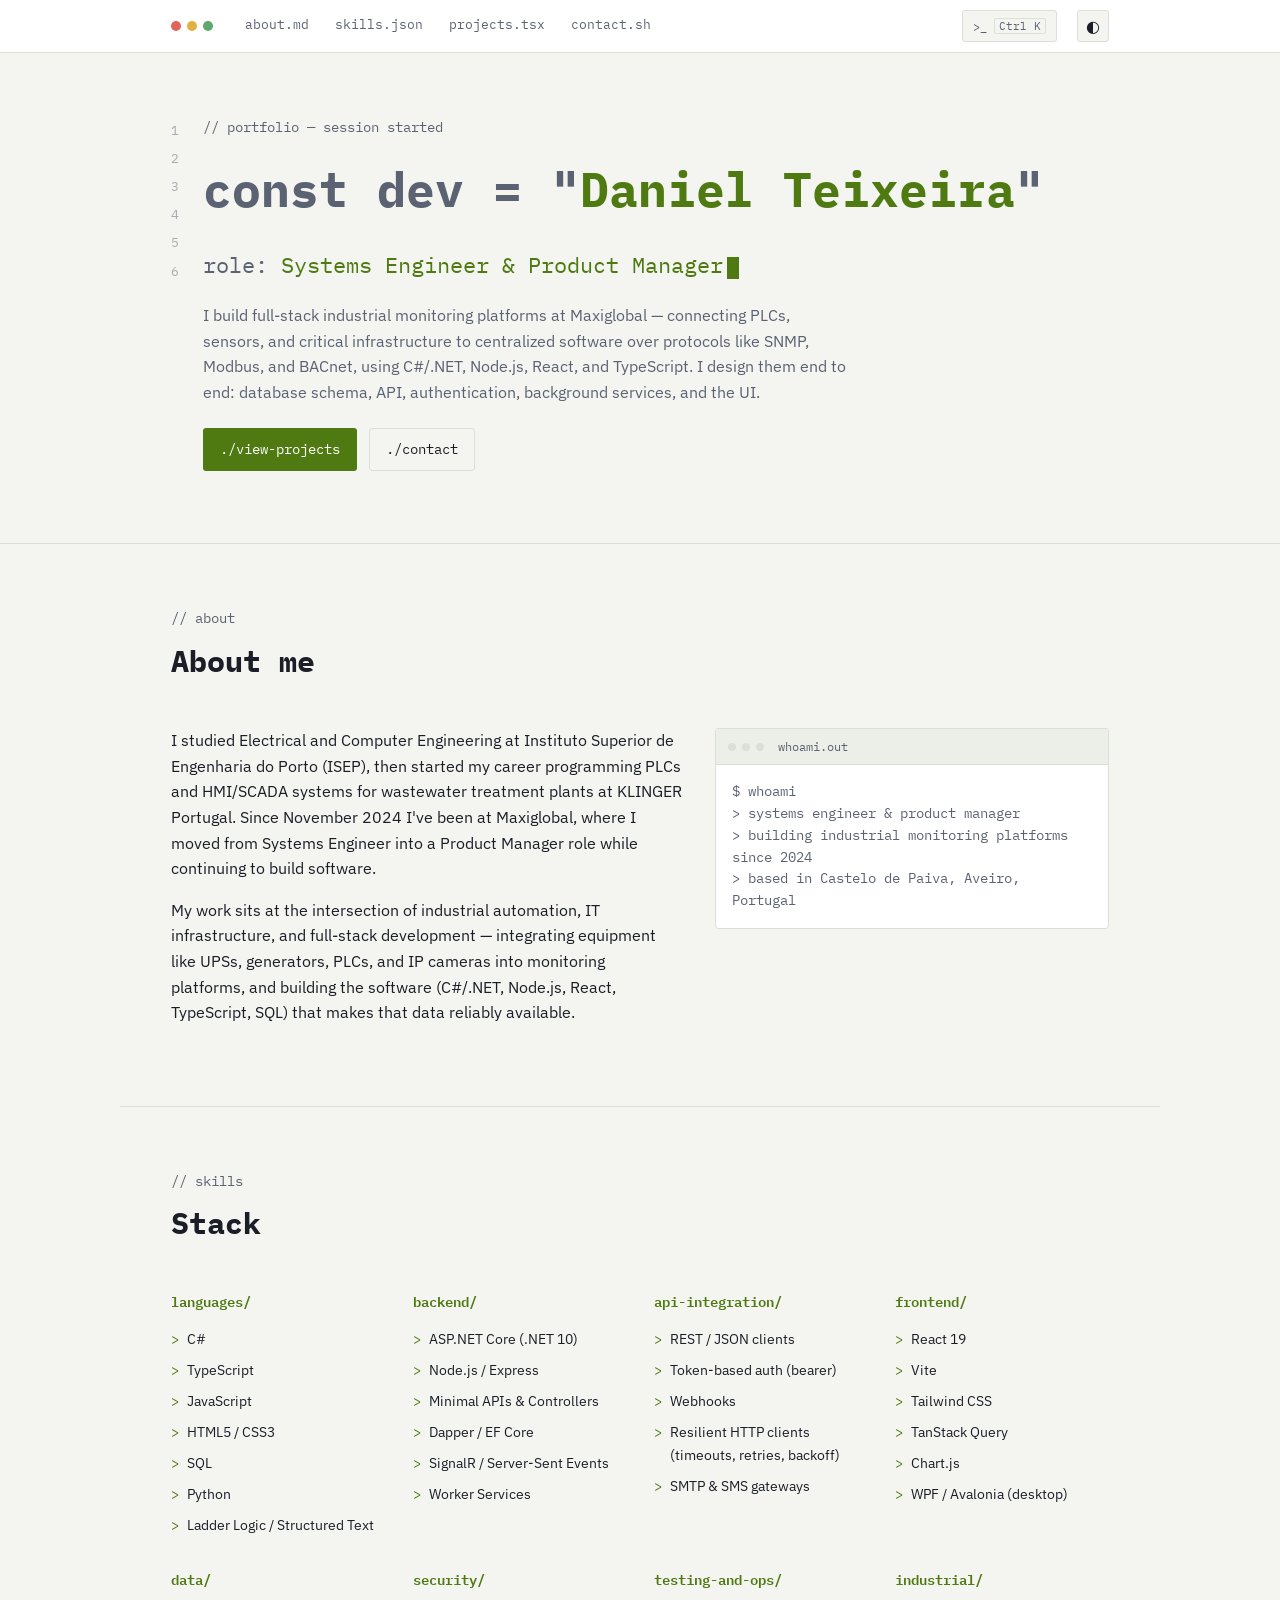
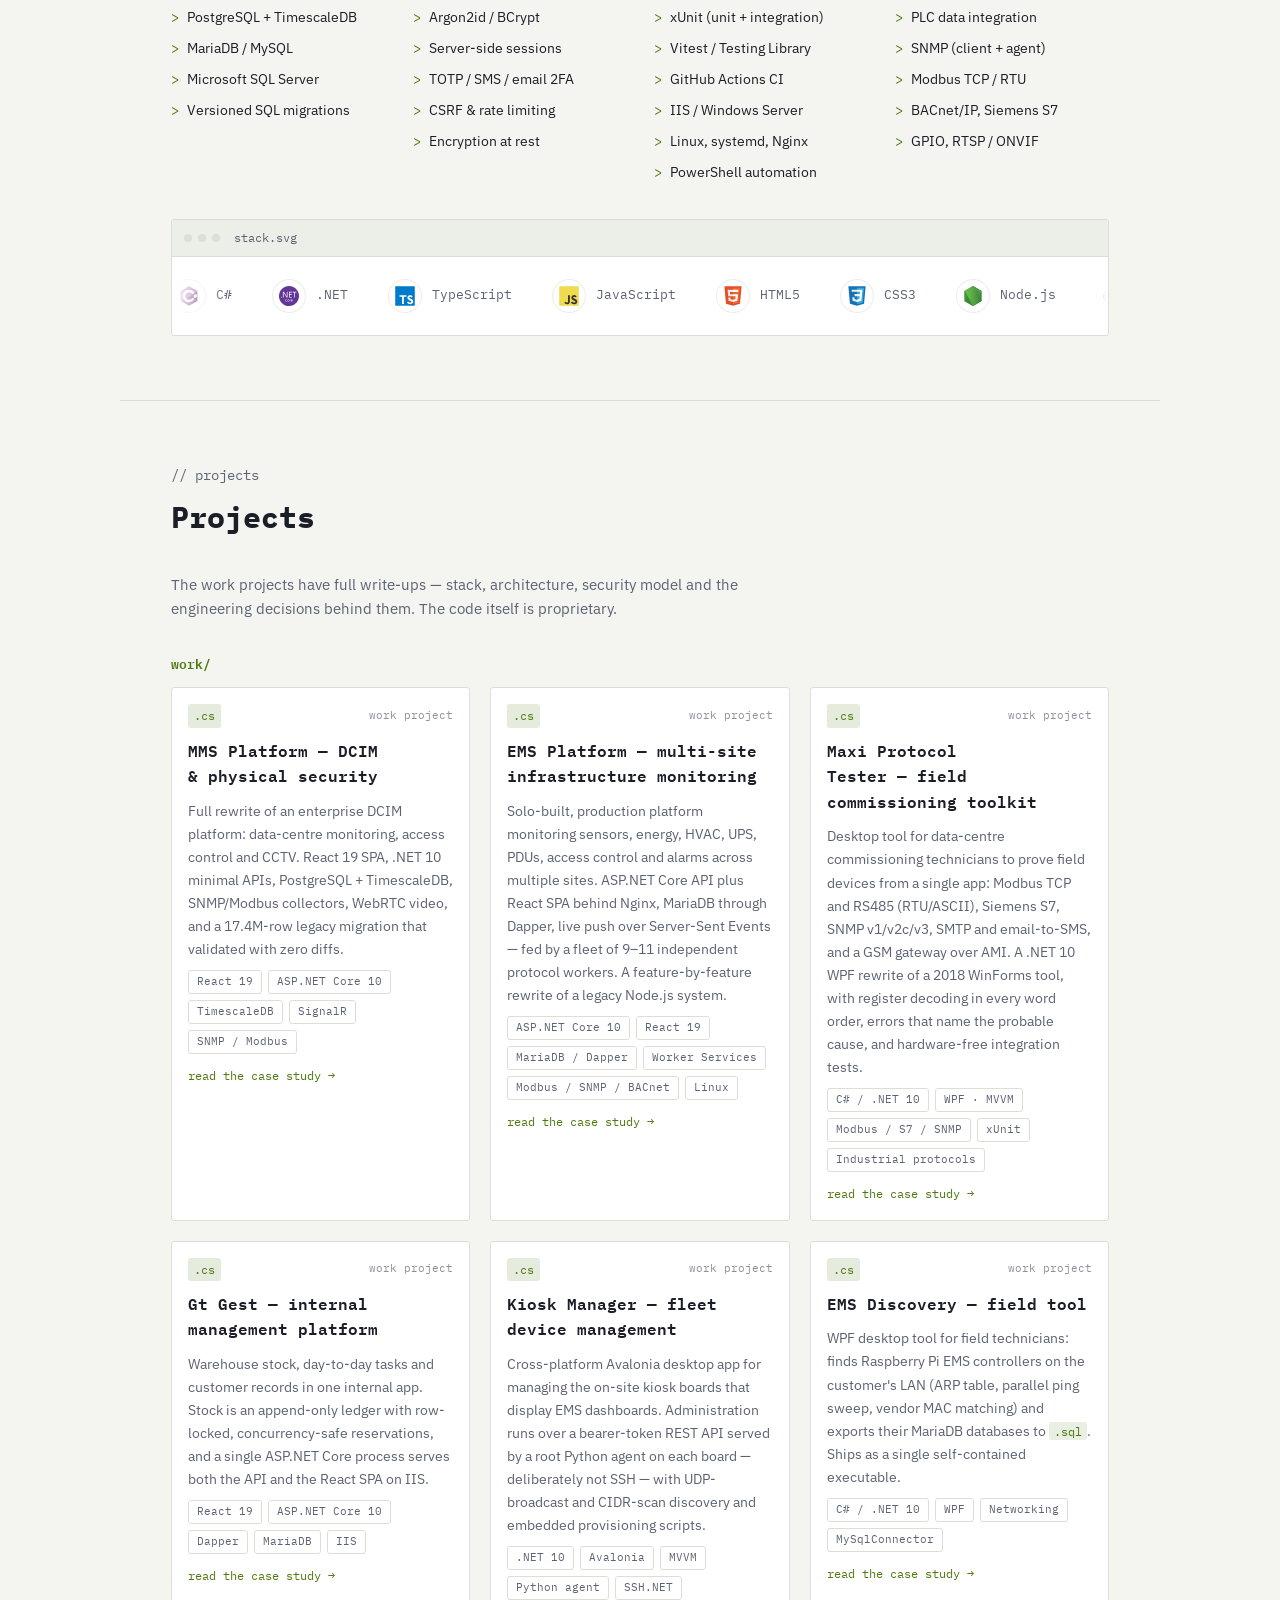
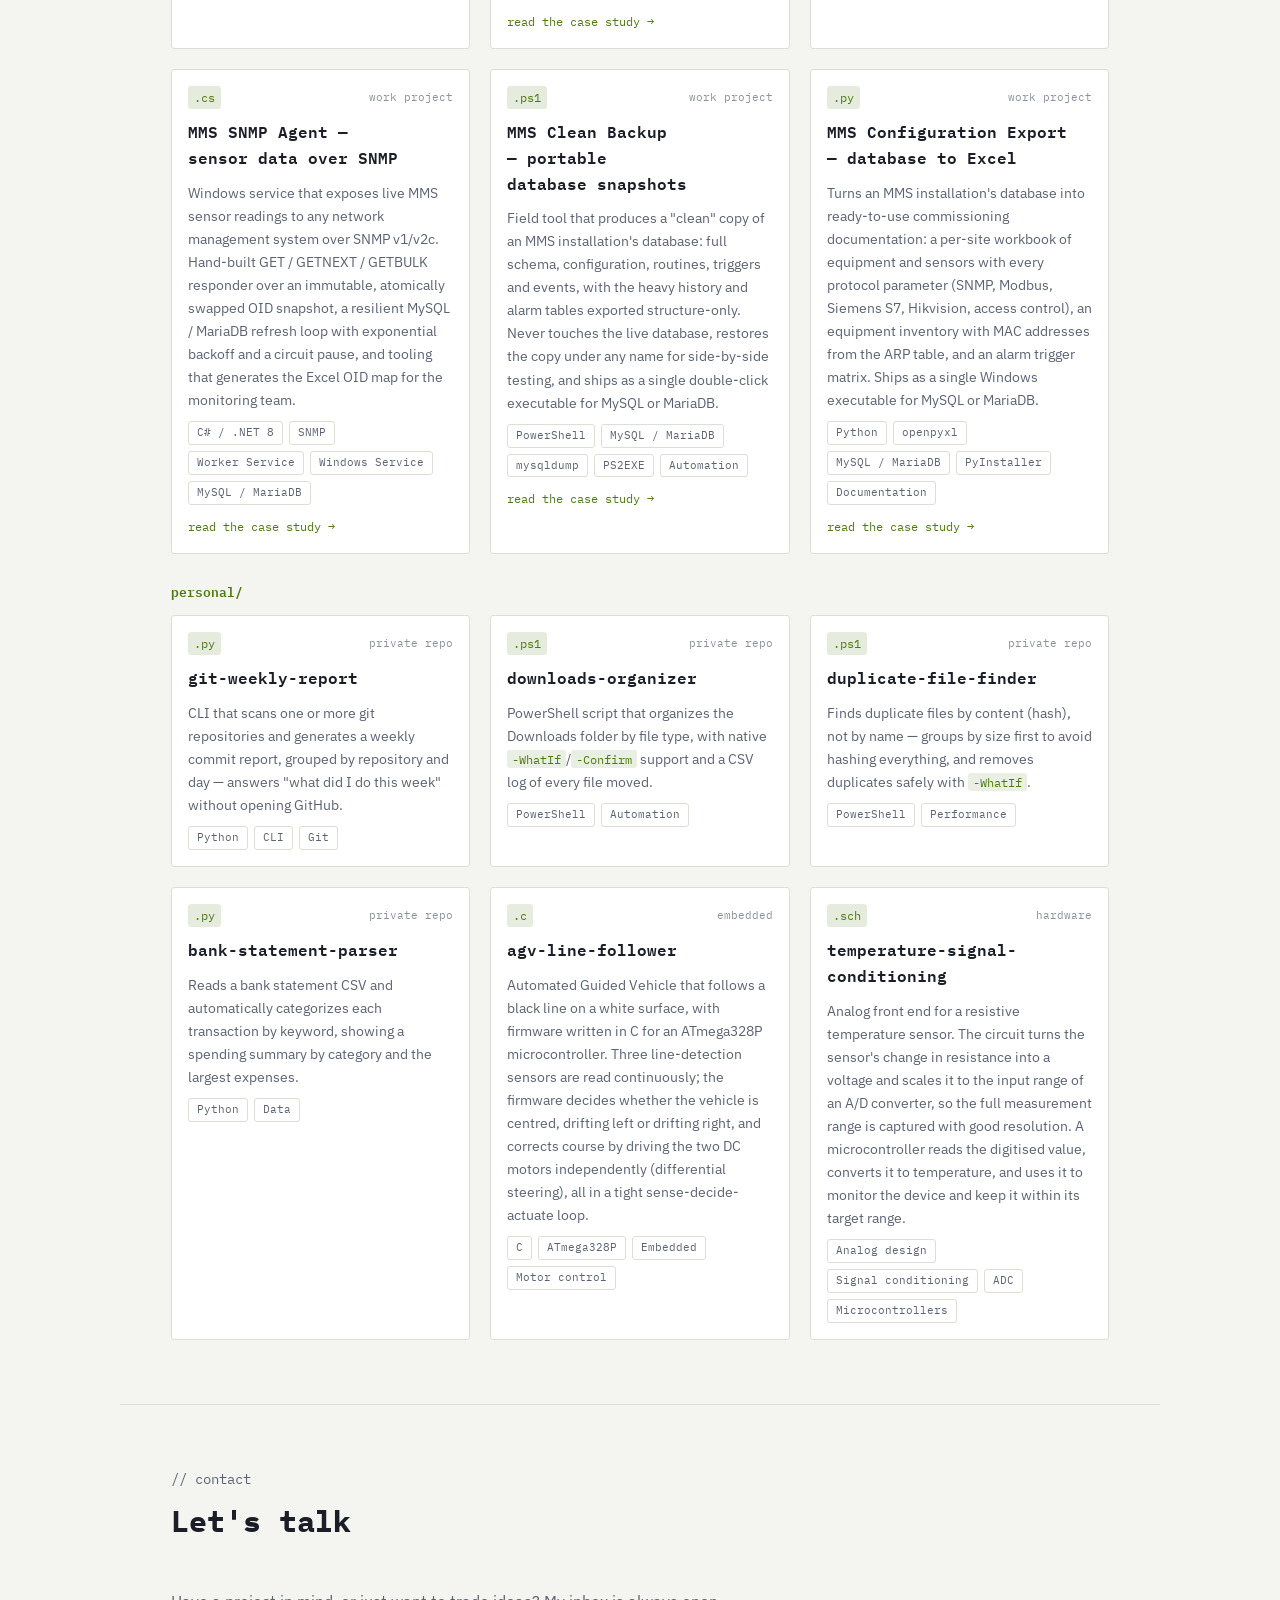
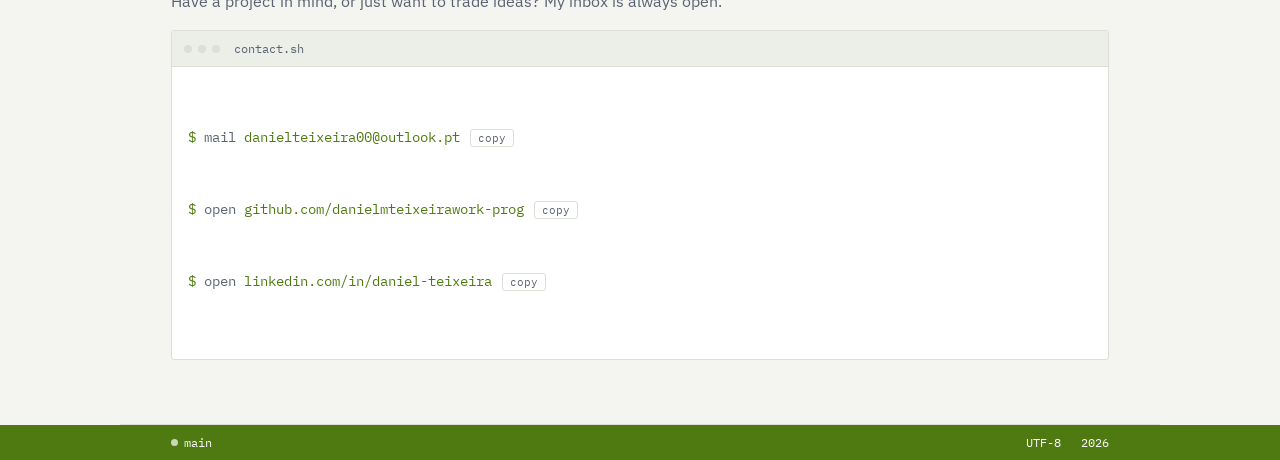
<file: index.html>
<!DOCTYPE html>
<html lang="en">
<head>
<meta charset="UTF-8">
<meta name="viewport" content="width=device-width, initial-scale=1.0">
<title>Daniel Teixeira — Portfolio</title>
<meta name="description" content="Portfolio of Daniel Teixeira, Systems Engineer & Product Manager building full-stack industrial monitoring platforms.">
<link rel="stylesheet" href="css/style.css?v=6">
<link rel="preconnect" href="https://fonts.googleapis.com">
<link rel="preconnect" href="https://fonts.gstatic.com" crossorigin>
<link href="https://fonts.googleapis.com/css2?family=IBM+Plex+Mono:wght@400;500;600;700&family=IBM+Plex+Sans:wght@400;500;600&display=swap" rel="stylesheet">
</head>
<body>

<header class="topbar">
  <div class="topbar-inner">
    <div class="window-dots" aria-hidden="true"><span></span><span></span><span></span></div>
    <nav class="tabs">
      <a href="#top" class="tab">about.md</a>
      <a href="#skills" class="tab">skills.json</a>
      <a href="#projects" class="tab">projects.tsx</a>
      <a href="#contact" class="tab">contact.sh</a>
    </nav>
    <button class="palette-trigger" id="paletteTrigger" aria-haspopup="dialog" aria-label="Open command palette">
      <span aria-hidden="true">&gt;_</span>
      <span class="kbd" id="paletteKbd">Ctrl K</span>
    </button>
    <button class="theme-toggle" id="themeToggle" aria-label="Toggle theme" aria-pressed="false">
      <span class="theme-icon" aria-hidden="true">◐</span>
    </button>
  </div>
</header>

<div class="palette-backdrop" id="paletteBackdrop" hidden>
  <div class="palette" role="dialog" aria-modal="true" aria-label="Command palette">
    <div class="card-chrome">
      <span></span><span></span><span></span>
      <span class="filename">command.palette</span>
    </div>
    <div class="palette-input-row">
      <span class="prompt">$</span>
      <input type="text" id="paletteInput" class="palette-input" placeholder="Type a command…" autocomplete="off" spellcheck="false">
    </div>
    <ul class="palette-list" id="paletteList" role="listbox"></ul>
  </div>
</div>

<main id="top">

  <section class="hero">
    <div class="hero-inner">
      <div class="hero-gutter" aria-hidden="true">
        <span>1</span><span>2</span><span>3</span><span>4</span><span>5</span><span>6</span>
      </div>
      <div class="hero-code">
        <p class="hero-comment">// portfolio — session started</p>
        <h1 class="hero-name"><span class="dim">const dev = "</span>Daniel Teixeira<span class="dim">"</span></h1>
        <p class="hero-role"><span class="dim">role:</span> <span class="accent">Systems Engineer &amp; Product Manager</span><span class="cursor" aria-hidden="true"></span></p>
        <p class="hero-text">
          I build full-stack industrial monitoring platforms at Maxiglobal —
          connecting PLCs, sensors, and critical infrastructure to centralized
          software over protocols like SNMP, Modbus, and BACnet, using
          C#/.NET, Node.js, React, and TypeScript. I design them end to end: database
          schema, API, authentication, background services, and the UI.
        </p>
        <div class="hero-actions">
          <a href="#projects" class="btn btn-primary">./view-projects</a>
          <a href="#contact" class="btn btn-ghost">./contact</a>
        </div>
      </div>
    </div>
  </section>

  <section id="about" class="section">
    <p class="section-tag">// about</p>
    <h2 class="section-title">About me</h2>
    <div class="about-grid">
      <div class="about-text">
        <p>
          I studied Electrical and Computer Engineering at Instituto Superior
          de Engenharia do Porto (ISEP), then started my career programming
          PLCs and HMI/SCADA systems for wastewater treatment plants at
          KLINGER Portugal. Since November 2024 I've been at Maxiglobal,
          where I moved from Systems Engineer into a Product Manager role
          while continuing to build software.
        </p>
        <p>
          My work sits at the intersection of industrial automation, IT
          infrastructure, and full-stack development — integrating equipment
          like UPSs, generators, PLCs, and IP cameras into monitoring
          platforms, and building the software (C#/.NET, Node.js, React, TypeScript,
          SQL) that makes that data reliably available.
        </p>
      </div>
      <aside class="about-card" aria-hidden="true">
        <div class="card-chrome">
          <span></span><span></span><span></span>
          <span class="filename">whoami.out</span>
        </div>
        <pre class="about-card-body">$ whoami
&gt; systems engineer &amp; product manager
&gt; building industrial monitoring platforms since 2024
&gt; based in Castelo de Paiva, Aveiro, Portugal</pre>
      </aside>
    </div>
  </section>

  <section id="skills" class="section">
    <p class="section-tag">// skills</p>
    <h2 class="section-title">Stack</h2>
    <div class="skills-grid">
      <div class="skills-group">
        <h3>languages/</h3>
        <ul><li><span class="prompt">&gt;</span> C#</li><li><span class="prompt">&gt;</span> TypeScript</li><li><span class="prompt">&gt;</span> JavaScript</li><li><span class="prompt">&gt;</span> HTML5 / CSS3</li><li><span class="prompt">&gt;</span> SQL</li><li><span class="prompt">&gt;</span> Python</li><li><span class="prompt">&gt;</span> Ladder Logic / Structured Text</li></ul>
      </div>
      <div class="skills-group">
        <h3>backend/</h3>
        <ul><li><span class="prompt">&gt;</span> ASP.NET Core (.NET 10)</li><li><span class="prompt">&gt;</span> Node.js / Express</li><li><span class="prompt">&gt;</span> Minimal APIs &amp; Controllers</li><li><span class="prompt">&gt;</span> Dapper / EF Core</li><li><span class="prompt">&gt;</span> SignalR / Server-Sent Events</li><li><span class="prompt">&gt;</span> Worker Services</li></ul>
      </div>
      <div class="skills-group">
        <h3>api-integration/</h3>
        <ul><li><span class="prompt">&gt;</span> REST / JSON clients</li><li><span class="prompt">&gt;</span> Token-based auth (bearer)</li><li><span class="prompt">&gt;</span> Webhooks</li><li><span class="prompt">&gt;</span> Resilient HTTP clients (timeouts, retries, backoff)</li><li><span class="prompt">&gt;</span> SMTP &amp; SMS gateways</li></ul>
      </div>
      <div class="skills-group">
        <h3>frontend/</h3>
        <ul><li><span class="prompt">&gt;</span> React 19</li><li><span class="prompt">&gt;</span> Vite</li><li><span class="prompt">&gt;</span> Tailwind CSS</li><li><span class="prompt">&gt;</span> TanStack Query</li><li><span class="prompt">&gt;</span> Chart.js</li><li><span class="prompt">&gt;</span> WPF / Avalonia (desktop)</li></ul>
      </div>
      <div class="skills-group">
        <h3>data/</h3>
        <ul><li><span class="prompt">&gt;</span> PostgreSQL + TimescaleDB</li><li><span class="prompt">&gt;</span> MariaDB / MySQL</li><li><span class="prompt">&gt;</span> Microsoft SQL Server</li><li><span class="prompt">&gt;</span> Versioned SQL migrations</li></ul>
      </div>
      <div class="skills-group">
        <h3>security/</h3>
        <ul><li><span class="prompt">&gt;</span> Argon2id / BCrypt</li><li><span class="prompt">&gt;</span> Server-side sessions</li><li><span class="prompt">&gt;</span> TOTP / SMS / email 2FA</li><li><span class="prompt">&gt;</span> CSRF &amp; rate limiting</li><li><span class="prompt">&gt;</span> Encryption at rest</li></ul>
      </div>
      <div class="skills-group">
        <h3>testing-and-ops/</h3>
        <ul><li><span class="prompt">&gt;</span> xUnit (unit + integration)</li><li><span class="prompt">&gt;</span> Vitest / Testing Library</li><li><span class="prompt">&gt;</span> GitHub Actions CI</li><li><span class="prompt">&gt;</span> IIS / Windows Server</li><li><span class="prompt">&gt;</span> Linux, systemd, Nginx</li><li><span class="prompt">&gt;</span> PowerShell automation</li></ul>
      </div>
      <div class="skills-group">
        <h3>industrial/</h3>
        <ul><li><span class="prompt">&gt;</span> PLC data integration</li><li><span class="prompt">&gt;</span> SNMP (client + agent)</li><li><span class="prompt">&gt;</span> Modbus TCP / RTU</li><li><span class="prompt">&gt;</span> BACnet/IP, Siemens S7</li><li><span class="prompt">&gt;</span> GPIO, RTSP / ONVIF</li></ul>
      </div>
    </div>

    <div class="marquee-block">
      <div class="card-chrome">
        <span></span><span></span><span></span>
        <span class="filename">stack.svg</span>
      </div>
      <div class="marquee">
        <div class="marquee-track">
          <div class="marquee-set">
            <span class="marquee-item">
              <span class="icon-chip"><img src="assets/icons/csharp.svg" alt="" width="20" height="20"></span>
              <span class="marquee-label">C#</span>
            </span>
            <span class="marquee-item">
              <span class="icon-chip"><img src="assets/icons/dotnetcore.svg" alt="" width="20" height="20"></span>
              <span class="marquee-label">.NET</span>
            </span>
            <span class="marquee-item">
              <span class="icon-chip"><img src="assets/icons/typescript.svg" alt="" width="20" height="20"></span>
              <span class="marquee-label">TypeScript</span>
            </span>
            <span class="marquee-item">
              <span class="icon-chip"><img src="assets/icons/javascript.svg" alt="" width="20" height="20"></span>
              <span class="marquee-label">JavaScript</span>
            </span>
            <span class="marquee-item">
              <span class="icon-chip"><img src="assets/icons/html5.svg" alt="" width="20" height="20"></span>
              <span class="marquee-label">HTML5</span>
            </span>
            <span class="marquee-item">
              <span class="icon-chip"><img src="assets/icons/css3.svg" alt="" width="20" height="20"></span>
              <span class="marquee-label">CSS3</span>
            </span>
            <span class="marquee-item">
              <span class="icon-chip"><img src="assets/icons/nodejs.svg" alt="" width="20" height="20"></span>
              <span class="marquee-label">Node.js</span>
            </span>
            <span class="marquee-item">
              <span class="icon-chip"><img src="assets/icons/express.svg" alt="" width="20" height="20"></span>
              <span class="marquee-label">Express</span>
            </span>
            <span class="marquee-item">
              <span class="icon-chip"><img src="assets/icons/react.svg" alt="" width="20" height="20"></span>
              <span class="marquee-label">React</span>
            </span>
            <span class="marquee-item">
              <span class="icon-chip"><img src="assets/icons/postgresql.svg" alt="" width="20" height="20"></span>
              <span class="marquee-label">PostgreSQL</span>
            </span>
            <span class="marquee-item">
              <span class="icon-chip"><img src="assets/icons/mariadb.svg" alt="" width="20" height="20"></span>
              <span class="marquee-label">MariaDB</span>
            </span>
            <span class="marquee-item">
              <span class="icon-chip"><img src="assets/icons/mysql.svg" alt="" width="20" height="20"></span>
              <span class="marquee-label">MySQL</span>
            </span>
            <span class="marquee-item">
              <span class="icon-chip"><img src="assets/icons/microsoftsqlserver.svg" alt="" width="20" height="20"></span>
              <span class="marquee-label">SQL Server</span>
            </span>
            <span class="marquee-item">
              <span class="icon-chip"><img src="assets/icons/python.svg" alt="" width="20" height="20"></span>
              <span class="marquee-label">Python</span>
            </span>
            <span class="marquee-item">
              <span class="icon-chip"><img src="assets/icons/powershell.svg" alt="" width="20" height="20"></span>
              <span class="marquee-label">PowerShell</span>
            </span>
            <span class="marquee-item">
              <span class="icon-chip"><img src="assets/icons/git.svg" alt="" width="20" height="20"></span>
              <span class="marquee-label">Git</span>
            </span>
            <span class="marquee-item">
              <span class="icon-chip"><img src="assets/icons/linux.svg" alt="" width="20" height="20"></span>
              <span class="marquee-label">Linux</span>
            </span>
            <span class="marquee-item">
              <span class="icon-chip"><img src="assets/icons/githubactions.svg" alt="" width="20" height="20"></span>
              <span class="marquee-label">GitHub Actions</span>
            </span>
            <span class="marquee-item">
              <span class="icon-chip"><img src="assets/icons/tailwindcss.svg" alt="" width="20" height="20"></span>
              <span class="marquee-label">Tailwind CSS</span>
            </span>
            <span class="marquee-item">
              <span class="icon-chip"><img src="assets/icons/vitejs.svg" alt="" width="20" height="20"></span>
              <span class="marquee-label">Vite</span>
            </span>
            <span class="marquee-item">
              <span class="icon-chip"><img src="assets/icons/nginx.svg" alt="" width="20" height="20"></span>
              <span class="marquee-label">Nginx</span>
            </span>
          </div>
          <div class="marquee-set" aria-hidden="true">
            <span class="marquee-item">
              <span class="icon-chip"><img src="assets/icons/csharp.svg" alt="" width="20" height="20"></span>
              <span class="marquee-label">C#</span>
            </span>
            <span class="marquee-item">
              <span class="icon-chip"><img src="assets/icons/dotnetcore.svg" alt="" width="20" height="20"></span>
              <span class="marquee-label">.NET</span>
            </span>
            <span class="marquee-item">
              <span class="icon-chip"><img src="assets/icons/typescript.svg" alt="" width="20" height="20"></span>
              <span class="marquee-label">TypeScript</span>
            </span>
            <span class="marquee-item">
              <span class="icon-chip"><img src="assets/icons/javascript.svg" alt="" width="20" height="20"></span>
              <span class="marquee-label">JavaScript</span>
            </span>
            <span class="marquee-item">
              <span class="icon-chip"><img src="assets/icons/html5.svg" alt="" width="20" height="20"></span>
              <span class="marquee-label">HTML5</span>
            </span>
            <span class="marquee-item">
              <span class="icon-chip"><img src="assets/icons/css3.svg" alt="" width="20" height="20"></span>
              <span class="marquee-label">CSS3</span>
            </span>
            <span class="marquee-item">
              <span class="icon-chip"><img src="assets/icons/nodejs.svg" alt="" width="20" height="20"></span>
              <span class="marquee-label">Node.js</span>
            </span>
            <span class="marquee-item">
              <span class="icon-chip"><img src="assets/icons/express.svg" alt="" width="20" height="20"></span>
              <span class="marquee-label">Express</span>
            </span>
            <span class="marquee-item">
              <span class="icon-chip"><img src="assets/icons/react.svg" alt="" width="20" height="20"></span>
              <span class="marquee-label">React</span>
            </span>
            <span class="marquee-item">
              <span class="icon-chip"><img src="assets/icons/postgresql.svg" alt="" width="20" height="20"></span>
              <span class="marquee-label">PostgreSQL</span>
            </span>
            <span class="marquee-item">
              <span class="icon-chip"><img src="assets/icons/mariadb.svg" alt="" width="20" height="20"></span>
              <span class="marquee-label">MariaDB</span>
            </span>
            <span class="marquee-item">
              <span class="icon-chip"><img src="assets/icons/mysql.svg" alt="" width="20" height="20"></span>
              <span class="marquee-label">MySQL</span>
            </span>
            <span class="marquee-item">
              <span class="icon-chip"><img src="assets/icons/microsoftsqlserver.svg" alt="" width="20" height="20"></span>
              <span class="marquee-label">SQL Server</span>
            </span>
            <span class="marquee-item">
              <span class="icon-chip"><img src="assets/icons/python.svg" alt="" width="20" height="20"></span>
              <span class="marquee-label">Python</span>
            </span>
            <span class="marquee-item">
              <span class="icon-chip"><img src="assets/icons/powershell.svg" alt="" width="20" height="20"></span>
              <span class="marquee-label">PowerShell</span>
            </span>
            <span class="marquee-item">
              <span class="icon-chip"><img src="assets/icons/git.svg" alt="" width="20" height="20"></span>
              <span class="marquee-label">Git</span>
            </span>
            <span class="marquee-item">
              <span class="icon-chip"><img src="assets/icons/linux.svg" alt="" width="20" height="20"></span>
              <span class="marquee-label">Linux</span>
            </span>
            <span class="marquee-item">
              <span class="icon-chip"><img src="assets/icons/githubactions.svg" alt="" width="20" height="20"></span>
              <span class="marquee-label">GitHub Actions</span>
            </span>
            <span class="marquee-item">
              <span class="icon-chip"><img src="assets/icons/tailwindcss.svg" alt="" width="20" height="20"></span>
              <span class="marquee-label">Tailwind CSS</span>
            </span>
            <span class="marquee-item">
              <span class="icon-chip"><img src="assets/icons/vitejs.svg" alt="" width="20" height="20"></span>
              <span class="marquee-label">Vite</span>
            </span>
            <span class="marquee-item">
              <span class="icon-chip"><img src="assets/icons/nginx.svg" alt="" width="20" height="20"></span>
              <span class="marquee-label">Nginx</span>
            </span>
          </div>
        </div>
      </div>
    </div>
  </section>

  <section id="projects" class="section">
    <p class="section-tag">// projects</p>
    <h2 class="section-title">Projects</h2>
    <p class="section-intro">
      The work projects have full write-ups — stack, architecture, security model and
      the engineering decisions behind them. The code itself is proprietary.
    </p>

    <h3 class="projects-subheading">work/</h3>
    <div class="projects-grid">

      <article class="project-card project-card--linked">
        <div class="project-card-top">
          <span class="file-ext">.cs</span>
          <span class="project-private">work project</span>
        </div>
        <h3>MMS Platform — DCIM &amp; physical security</h3>
        <p>Full rewrite of an enterprise DCIM platform: data-centre monitoring, access control and CCTV. React 19 SPA, .NET 10 minimal APIs, PostgreSQL + TimescaleDB, SNMP/Modbus collectors, WebRTC video, and a 17.4M-row legacy migration that validated with zero diffs.</p>
        <ul class="tags">
          <li>React 19</li><li>ASP.NET Core 10</li><li>TimescaleDB</li><li>SignalR</li><li>SNMP / Modbus</li>
        </ul>
        <a class="project-more" href="projects/mms-platform.html">read the case study →</a>
      </article>

      <article class="project-card project-card--linked">
        <div class="project-card-top">
          <span class="file-ext">.cs</span>
          <span class="project-private">work project</span>
        </div>
        <h3>EMS Platform — multi-site infrastructure monitoring</h3>
        <p>Solo-built, production platform monitoring sensors, energy, HVAC, UPS, PDUs, access control and alarms across multiple sites. ASP.NET Core API plus React SPA behind Nginx, MariaDB through Dapper, live push over Server-Sent Events — fed by a fleet of 9–11 independent protocol workers. A feature-by-feature rewrite of a legacy Node.js system.</p>
        <ul class="tags">
          <li>ASP.NET Core 10</li><li>React 19</li><li>MariaDB / Dapper</li><li>Worker Services</li><li>Modbus / SNMP / BACnet</li><li>Linux</li>
        </ul>
        <a class="project-more" href="projects/ems-platform.html">read the case study →</a>
      </article>

      <article class="project-card project-card--linked">
        <div class="project-card-top">
          <span class="file-ext">.cs</span>
          <span class="project-private">work project</span>
        </div>
        <h3>Maxi Protocol Tester — field commissioning toolkit</h3>
        <p>Desktop tool for data-centre commissioning technicians to prove field devices from a single app: Modbus TCP and RS485 (RTU/ASCII), Siemens S7, SNMP v1/v2c/v3, SMTP and email-to-SMS, and a GSM gateway over AMI. A .NET 10 WPF rewrite of a 2018 WinForms tool, with register decoding in every word order, errors that name the probable cause, and hardware-free integration tests.</p>
        <ul class="tags">
          <li>C# / .NET 10</li><li>WPF · MVVM</li><li>Modbus / S7 / SNMP</li><li>xUnit</li><li>Industrial protocols</li>
        </ul>
        <a class="project-more" href="projects/maxi-protocol-tester.html">read the case study →</a>
      </article>

      <article class="project-card project-card--linked">
        <div class="project-card-top">
          <span class="file-ext">.cs</span>
          <span class="project-private">work project</span>
        </div>
        <h3>Gt Gest — internal management platform</h3>
        <p>Warehouse stock, day-to-day tasks and customer records in one internal app. Stock is an append-only ledger with row-locked, concurrency-safe reservations, and a single ASP.NET Core process serves both the API and the React SPA on IIS.</p>
        <ul class="tags">
          <li>React 19</li><li>ASP.NET Core 10</li><li>Dapper</li><li>MariaDB</li><li>IIS</li>
        </ul>
        <a class="project-more" href="projects/gt-gest.html">read the case study →</a>
      </article>

      <article class="project-card project-card--linked">
        <div class="project-card-top">
          <span class="file-ext">.cs</span>
          <span class="project-private">work project</span>
        </div>
        <h3>Kiosk Manager — fleet device management</h3>
        <p>Cross-platform Avalonia desktop app for managing the on-site kiosk boards that display EMS dashboards. Administration runs over a bearer-token REST API served by a root Python agent on each board — deliberately not SSH — with UDP-broadcast and CIDR-scan discovery and embedded provisioning scripts.</p>
        <ul class="tags">
          <li>.NET 10</li><li>Avalonia</li><li>MVVM</li><li>Python agent</li><li>SSH.NET</li>
        </ul>
        <a class="project-more" href="projects/kiosk-manager.html">read the case study →</a>
      </article>

      <article class="project-card project-card--linked">
        <div class="project-card-top">
          <span class="file-ext">.cs</span>
          <span class="project-private">work project</span>
        </div>
        <h3>EMS Discovery — field tool</h3>
        <p>WPF desktop tool for field technicians: finds Raspberry Pi EMS controllers on the customer's LAN (ARP table, parallel ping sweep, vendor MAC matching) and exports their MariaDB databases to <code>.sql</code>. Ships as a single self-contained executable.</p>
        <ul class="tags">
          <li>C# / .NET 10</li><li>WPF</li><li>Networking</li><li>MySqlConnector</li>
        </ul>
        <a class="project-more" href="projects/ems-discovery.html">read the case study →</a>
      </article>

      <article class="project-card project-card--linked">
        <div class="project-card-top">
          <span class="file-ext">.cs</span>
          <span class="project-private">work project</span>
        </div>
        <h3>MMS SNMP Agent — sensor data over SNMP</h3>
        <p>Windows service that exposes live MMS sensor readings to any network management system over SNMP v1/v2c. Hand-built GET / GETNEXT / GETBULK responder over an immutable, atomically swapped OID snapshot, a resilient MySQL / MariaDB refresh loop with exponential backoff and a circuit pause, and tooling that generates the Excel OID map for the monitoring team.</p>
        <ul class="tags">
          <li>C# / .NET 8</li><li>SNMP</li><li>Worker Service</li><li>Windows Service</li><li>MySQL / MariaDB</li>
        </ul>
        <a class="project-more" href="projects/mms-snmp-agent.html">read the case study →</a>
      </article>

      <article class="project-card project-card--linked">
        <div class="project-card-top">
          <span class="file-ext">.ps1</span>
          <span class="project-private">work project</span>
        </div>
        <h3>MMS Clean Backup — portable database snapshots</h3>
        <p>Field tool that produces a "clean" copy of an MMS installation's database: full schema, configuration, routines, triggers and events, with the heavy history and alarm tables exported structure-only. Never touches the live database, restores the copy under any name for side-by-side testing, and ships as a single double-click executable for MySQL or MariaDB.</p>
        <ul class="tags">
          <li>PowerShell</li><li>MySQL / MariaDB</li><li>mysqldump</li><li>PS2EXE</li><li>Automation</li>
        </ul>
        <a class="project-more" href="projects/mms-clean-backup.html">read the case study →</a>
      </article>

      <article class="project-card project-card--linked">
        <div class="project-card-top">
          <span class="file-ext">.py</span>
          <span class="project-private">work project</span>
        </div>
        <h3>MMS Configuration Export — database to Excel</h3>
        <p>Turns an MMS installation's database into ready-to-use commissioning documentation: a per-site workbook of equipment and sensors with every protocol parameter (SNMP, Modbus, Siemens S7, Hikvision, access control), an equipment inventory with MAC addresses from the ARP table, and an alarm trigger matrix. Ships as a single Windows executable for MySQL or MariaDB.</p>
        <ul class="tags">
          <li>Python</li><li>openpyxl</li><li>MySQL / MariaDB</li><li>PyInstaller</li><li>Documentation</li>
        </ul>
        <a class="project-more" href="projects/mms-config-export.html">read the case study →</a>
      </article>

    </div>

    <h3 class="projects-subheading">personal/</h3>
    <div class="projects-grid">

      <article class="project-card">
        <div class="project-card-top">
          <span class="file-ext">.py</span>
          <span class="project-private">private repo</span>
        </div>
        <h3>git-weekly-report</h3>
        <p>CLI that scans one or more git repositories and generates a weekly commit report, grouped by repository and day — answers "what did I do this week" without opening GitHub.</p>
        <ul class="tags">
          <li>Python</li><li>CLI</li><li>Git</li>
        </ul>
      </article>

      <article class="project-card">
        <div class="project-card-top">
          <span class="file-ext">.ps1</span>
          <span class="project-private">private repo</span>
        </div>
        <h3>downloads-organizer</h3>
        <p>PowerShell script that organizes the Downloads folder by file type, with native <code>-WhatIf</code>/<code>-Confirm</code> support and a CSV log of every file moved.</p>
        <ul class="tags">
          <li>PowerShell</li><li>Automation</li>
        </ul>
      </article>

      <article class="project-card">
        <div class="project-card-top">
          <span class="file-ext">.ps1</span>
          <span class="project-private">private repo</span>
        </div>
        <h3>duplicate-file-finder</h3>
        <p>Finds duplicate files by content (hash), not by name — groups by size first to avoid hashing everything, and removes duplicates safely with <code>-WhatIf</code>.</p>
        <ul class="tags">
          <li>PowerShell</li><li>Performance</li>
        </ul>
      </article>

      <article class="project-card">
        <div class="project-card-top">
          <span class="file-ext">.py</span>
          <span class="project-private">private repo</span>
        </div>
        <h3>bank-statement-parser</h3>
        <p>Reads a bank statement CSV and automatically categorizes each transaction by keyword, showing a spending summary by category and the largest expenses.</p>
        <ul class="tags">
          <li>Python</li><li>Data</li>
        </ul>
      </article>

      <article class="project-card">
        <div class="project-card-top">
          <span class="file-ext">.c</span>
          <span class="project-private">embedded</span>
        </div>
        <h3>agv-line-follower</h3>
        <p>Automated Guided Vehicle that follows a black line on a white surface, with firmware written in C for an ATmega328P microcontroller. Three line-detection sensors are read continuously; the firmware decides whether the vehicle is centred, drifting left or drifting right, and corrects course by driving the two DC motors independently (differential steering), all in a tight sense-decide-actuate loop.</p>
        <ul class="tags">
          <li>C</li><li>ATmega328P</li><li>Embedded</li><li>Motor control</li>
        </ul>
      </article>

      <article class="project-card">
        <div class="project-card-top">
          <span class="file-ext">.sch</span>
          <span class="project-private">hardware</span>
        </div>
        <h3>temperature-signal-conditioning</h3>
        <p>Analog front end for a resistive temperature sensor. The circuit turns the sensor's change in resistance into a voltage and scales it to the input range of an A/D converter, so the full measurement range is captured with good resolution. A microcontroller reads the digitised value, converts it to temperature, and uses it to monitor the device and keep it within its target range.</p>
        <ul class="tags">
          <li>Analog design</li><li>Signal conditioning</li><li>ADC</li><li>Microcontrollers</li>
        </ul>
      </article>

    </div>
  </section>

  <section id="contact" class="section section-contact">
    <p class="section-tag">// contact</p>
    <h2 class="section-title">Let's talk</h2>
    <p class="contact-text">
      Have a project in mind, or just want to trade ideas? My inbox is
      always open.
    </p>
    <div class="terminal-block">
      <div class="card-chrome">
        <span></span><span></span><span></span>
        <span class="filename">contact.sh</span>
      </div>
      <div class="terminal-body">
        <p><span class="prompt">$</span> mail <a href="mailto:danielteixeira00@outlook.pt">danielteixeira00@outlook.pt</a><button class="copy-btn" data-copy="danielteixeira00@outlook.pt" aria-label="Copy email address">copy</button></p>
        <p><span class="prompt">$</span> open <a href="https://github.com/danielmteixeirawork-prog" target="_blank" rel="noopener">github.com/danielmteixeirawork-prog</a><button class="copy-btn" data-copy="https://github.com/danielmteixeirawork-prog" aria-label="Copy GitHub URL">copy</button></p>
        <p><span class="prompt">$</span> open <a href="https://www.linkedin.com/in/daniel-teixeira-806b9b137" target="_blank" rel="noopener">linkedin.com/in/daniel-teixeira</a><button class="copy-btn" data-copy="https://www.linkedin.com/in/daniel-teixeira-806b9b137" aria-label="Copy LinkedIn URL">copy</button></p>
      </div>
    </div>
  </section>

</main>

<footer class="statusbar">
  <div class="statusbar-inner">
    <span class="branch"><span class="branch-dot" aria-hidden="true"></span>main</span>
    <span class="statusbar-spacer"></span>
    <span>UTF-8</span>
    <span id="year"></span>
  </div>
</footer>

<script src="js/script.js"></script>
</body>
</html>
</file>
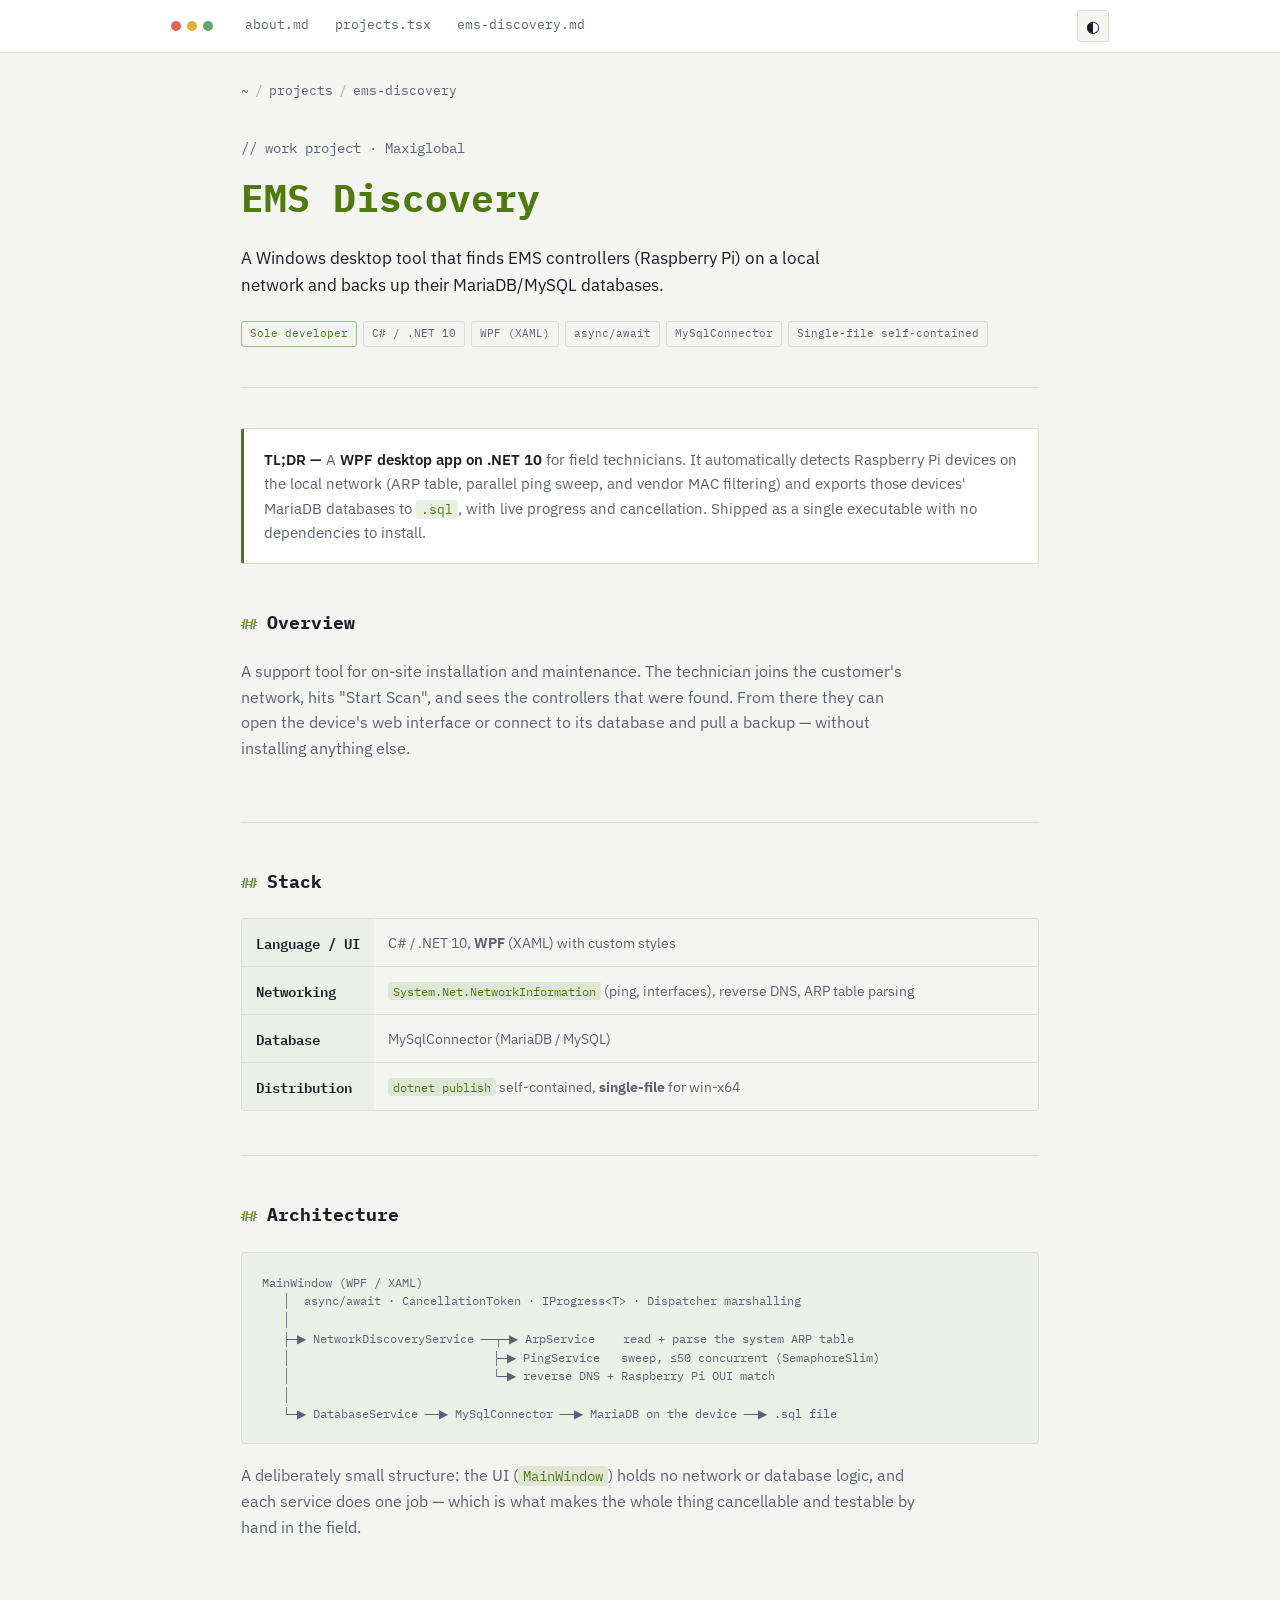
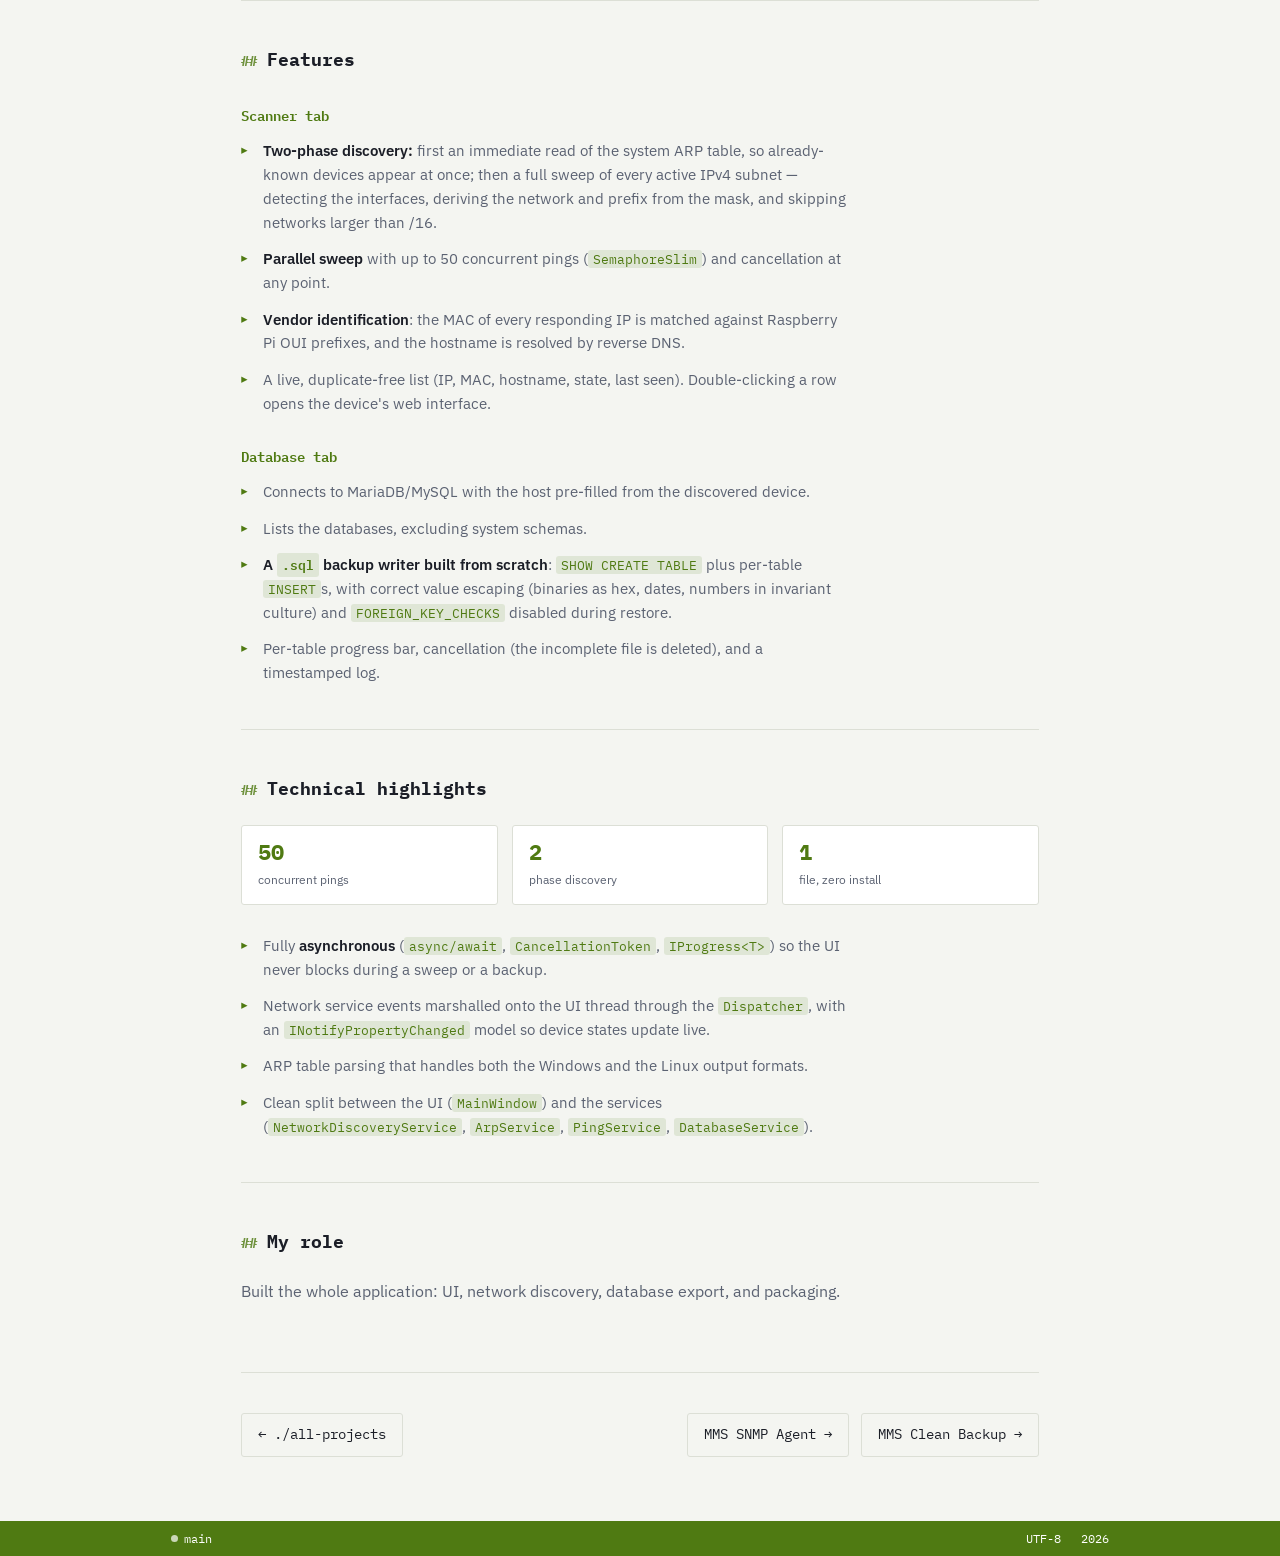
<file: projects/ems-discovery.html>
<!DOCTYPE html>
<html lang="en">
<head>
<meta charset="UTF-8">
<meta name="viewport" content="width=device-width, initial-scale=1.0">
<title>EMS Discovery — Daniel Teixeira</title>
<meta name="description" content="Case study: a WPF .NET 10 desktop tool for field technicians that discovers Raspberry Pi EMS controllers on a LAN and exports their MariaDB databases to .sql, shipped as a single self-contained executable.">
<link rel="stylesheet" href="../css/style.css?v=4">
<link rel="preconnect" href="https://fonts.googleapis.com">
<link rel="preconnect" href="https://fonts.gstatic.com" crossorigin>
<link href="https://fonts.googleapis.com/css2?family=IBM+Plex+Mono:wght@400;500;600;700&family=IBM+Plex+Sans:wght@400;500;600&display=swap" rel="stylesheet">
</head>
<body>

<header class="topbar">
  <div class="topbar-inner">
    <div class="window-dots" aria-hidden="true"><span></span><span></span><span></span></div>
    <nav class="tabs">
      <a href="../index.html#top" class="tab">about.md</a>
      <a href="../index.html#projects" class="tab">projects.tsx</a>
      <a href="ems-discovery.html" class="tab" aria-current="page">ems-discovery.md</a>
    </nav>
    <button class="theme-toggle" id="themeToggle" aria-label="Toggle theme" aria-pressed="false">
      <span class="theme-icon" aria-hidden="true">◐</span>
    </button>
  </div>
</header>

<main class="case">

  <p class="breadcrumb">
    <a href="../index.html">~</a><span class="sep">/</span><a href="../index.html#projects">projects</a><span class="sep">/</span>ems-discovery
  </p>

  <header class="case-header">
    <p class="case-kicker">// work project &middot; Maxiglobal</p>
    <h1 class="case-title">EMS Discovery</h1>
    <p class="case-lede">
      A Windows desktop tool that finds EMS controllers (Raspberry Pi) on a local
      network and backs up their MariaDB/MySQL databases.
    </p>
    <ul class="case-meta">
      <li class="is-role">Sole developer</li>
      <li>C# / .NET 10</li>
      <li>WPF (XAML)</li>
      <li>async/await</li>
      <li>MySqlConnector</li>
      <li>Single-file self-contained</li>
    </ul>
  </header>

  <div class="tldr">
    <p>
      <strong>TL;DR —</strong> A <strong>WPF desktop app on .NET 10</strong> for field
      technicians. It automatically detects Raspberry Pi devices on the local network
      (ARP table, parallel ping sweep, and vendor MAC filtering) and exports those
      devices' MariaDB databases to <code>.sql</code>, with live progress and
      cancellation. Shipped as a single executable with no dependencies to install.
    </p>
  </div>

  <section class="case-section">
    <h2>Overview</h2>
    <p>
      A support tool for on-site installation and maintenance. The technician joins the
      customer's network, hits "Start Scan", and sees the controllers that were found.
      From there they can open the device's web interface or connect to its database and
      pull a backup — without installing anything else.
    </p>
  </section>

  <section class="case-section">
    <h2>Stack</h2>
    <table class="stack-table">
      <tbody>
        <tr>
          <th scope="row">Language / UI</th>
          <td>C# / .NET 10, <strong>WPF</strong> (XAML) with custom styles</td>
        </tr>
        <tr>
          <th scope="row">Networking</th>
          <td><code>System.Net.NetworkInformation</code> (ping, interfaces), reverse DNS, ARP table parsing</td>
        </tr>
        <tr>
          <th scope="row">Database</th>
          <td>MySqlConnector (MariaDB / MySQL)</td>
        </tr>
        <tr>
          <th scope="row">Distribution</th>
          <td><code>dotnet publish</code> self-contained, <strong>single-file</strong> for win-x64</td>
        </tr>
      </tbody>
    </table>
  </section>

  <section class="case-section">
    <h2>Architecture</h2>
    <pre class="diagram">MainWindow (WPF / XAML)
   │  async/await · CancellationToken · IProgress&lt;T&gt; · Dispatcher marshalling
   │
   ├─▶ NetworkDiscoveryService ──┬─▶ ArpService    read + parse the system ARP table
   │                             ├─▶ PingService   sweep, ≤50 concurrent (SemaphoreSlim)
   │                             └─▶ reverse DNS + Raspberry Pi OUI match
   │
   └─▶ DatabaseService ──▶ MySqlConnector ──▶ MariaDB on the device ──▶ .sql file</pre>
    <p>
      A deliberately small structure: the UI (<code>MainWindow</code>) holds no network or
      database logic, and each service does one job — which is what makes the whole thing
      cancellable and testable by hand in the field.
    </p>
  </section>

  <section class="case-section">
    <h2>Features</h2>

    <h3>Scanner tab</h3>
    <ul class="bullets">
      <li>
        <strong>Two-phase discovery:</strong> first an immediate read of the system ARP
        table, so already-known devices appear at once; then a full sweep of every active
        IPv4 subnet — detecting the interfaces, deriving the network and prefix from the
        mask, and skipping networks larger than /16.
      </li>
      <li>
        <strong>Parallel sweep</strong> with up to 50 concurrent pings
        (<code>SemaphoreSlim</code>) and cancellation at any point.
      </li>
      <li>
        <strong>Vendor identification</strong>: the MAC of every responding IP is matched
        against Raspberry Pi OUI prefixes, and the hostname is resolved by reverse DNS.
      </li>
      <li>
        A live, duplicate-free list (IP, MAC, hostname, state, last seen). Double-clicking
        a row opens the device's web interface.
      </li>
    </ul>

    <h3>Database tab</h3>
    <ul class="bullets">
      <li>Connects to MariaDB/MySQL with the host pre-filled from the discovered device.</li>
      <li>Lists the databases, excluding system schemas.</li>
      <li>
        <strong>A <code>.sql</code> backup writer built from scratch</strong>:
        <code>SHOW CREATE TABLE</code> plus per-table <code>INSERT</code>s, with correct
        value escaping (binaries as hex, dates, numbers in invariant culture) and
        <code>FOREIGN_KEY_CHECKS</code> disabled during restore.
      </li>
      <li>
        Per-table progress bar, cancellation (the incomplete file is deleted), and a
        timestamped log.
      </li>
    </ul>
  </section>

  <section class="case-section">
    <h2>Technical highlights</h2>
    <div class="metrics">
      <div class="metric"><span class="metric-value">50</span><span class="metric-label">concurrent pings</span></div>
      <div class="metric"><span class="metric-value">2</span><span class="metric-label">phase discovery</span></div>
      <div class="metric"><span class="metric-value">1</span><span class="metric-label">file, zero install</span></div>
    </div>
    <ul class="bullets">
      <li>
        Fully <strong>asynchronous</strong> (<code>async/await</code>,
        <code>CancellationToken</code>, <code>IProgress&lt;T&gt;</code>) so the UI never
        blocks during a sweep or a backup.
      </li>
      <li>
        Network service events marshalled onto the UI thread through the
        <code>Dispatcher</code>, with an <code>INotifyPropertyChanged</code> model so device
        states update live.
      </li>
      <li>ARP table parsing that handles both the Windows and the Linux output formats.</li>
      <li>
        Clean split between the UI (<code>MainWindow</code>) and the services
        (<code>NetworkDiscoveryService</code>, <code>ArpService</code>,
        <code>PingService</code>, <code>DatabaseService</code>).
      </li>
    </ul>
  </section>

  <section class="case-section">
    <h2>My role</h2>
    <p>
      Built the whole application: UI, network discovery, database export, and packaging.
    </p>
  </section>

  <nav class="case-nav">
    <a href="../index.html#projects" class="btn btn-ghost">&larr; ./all-projects</a>
    <span class="case-nav-links">
      <a href="mms-snmp-agent.html" class="btn btn-ghost">MMS SNMP Agent &rarr;</a>
      <a href="mms-clean-backup.html" class="btn btn-ghost">MMS Clean Backup &rarr;</a>
    </span>
  </nav>

</main>

<footer class="statusbar">
  <div class="statusbar-inner">
    <span class="branch"><span class="branch-dot" aria-hidden="true"></span>main</span>
    <span class="statusbar-spacer"></span>
    <span>UTF-8</span>
    <span id="year"></span>
  </div>
</footer>

<script src="../js/script.js"></script>
</body>
</html>
</file>
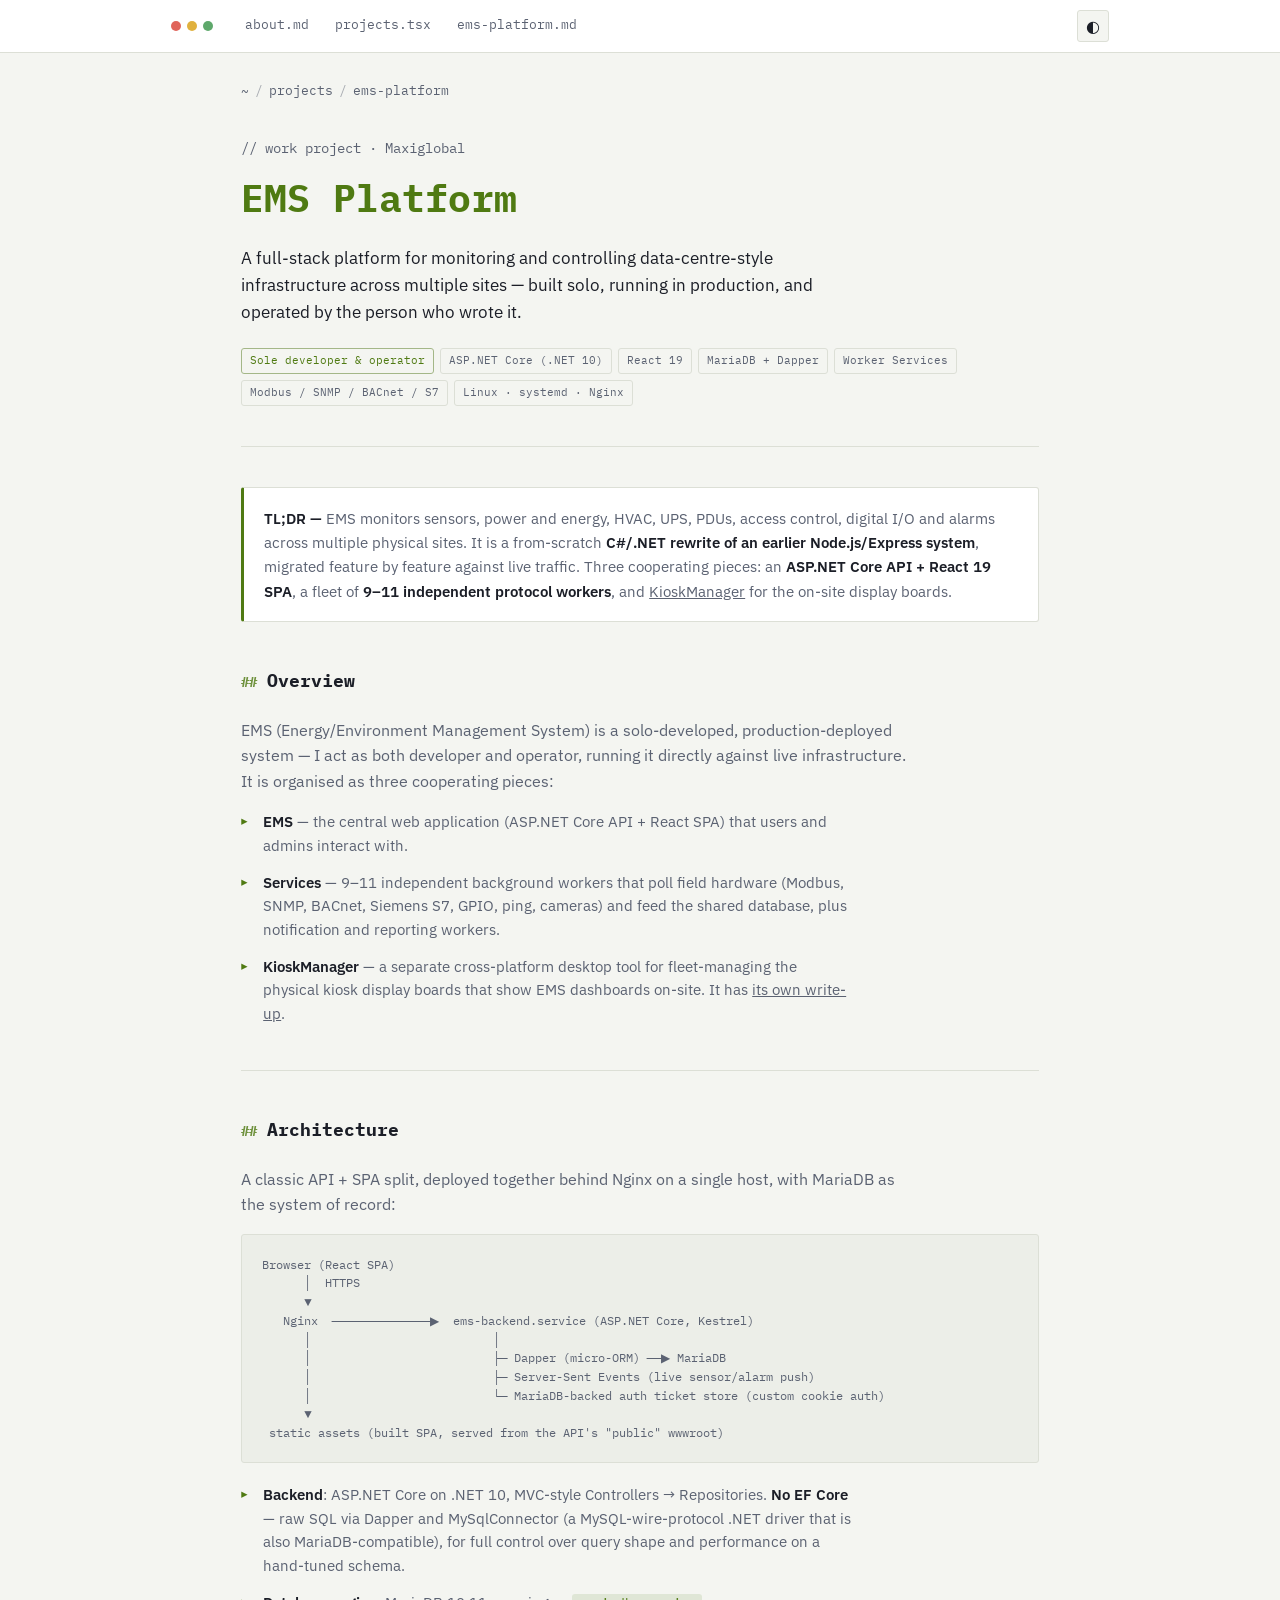
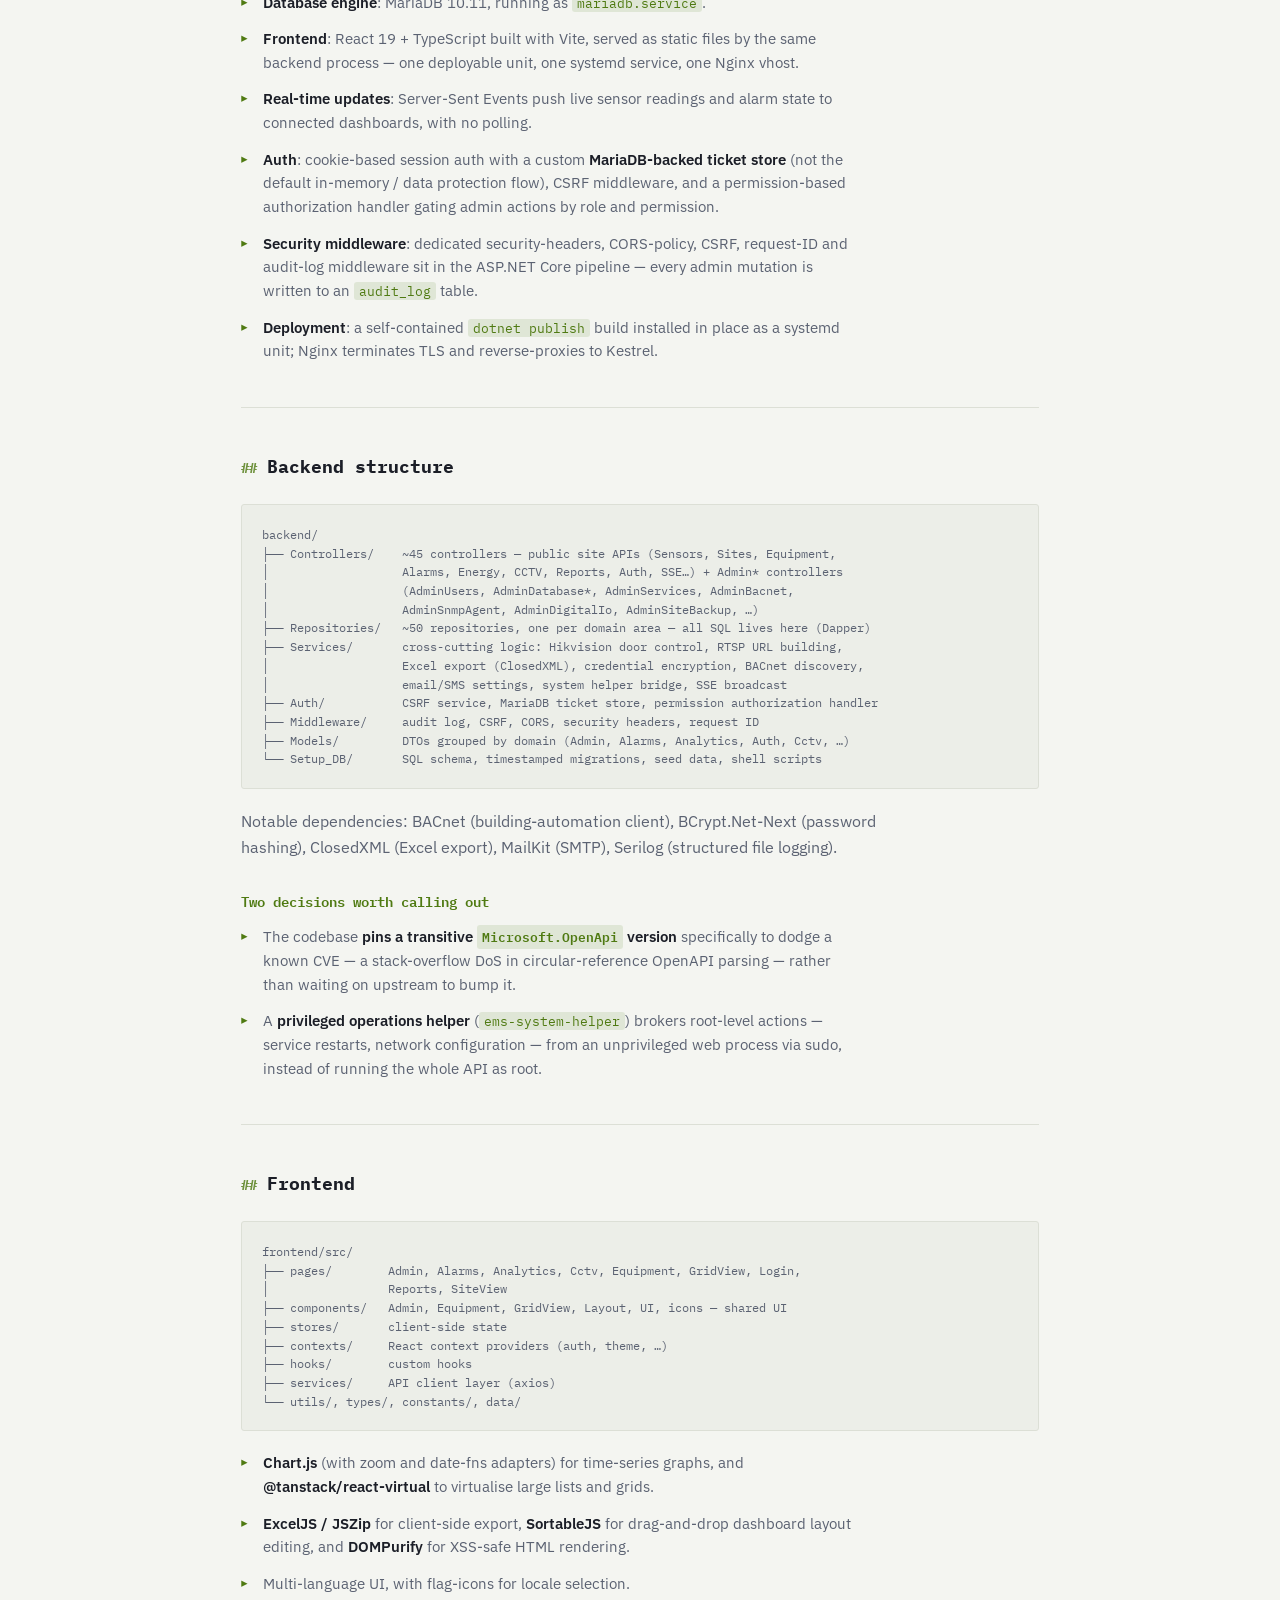
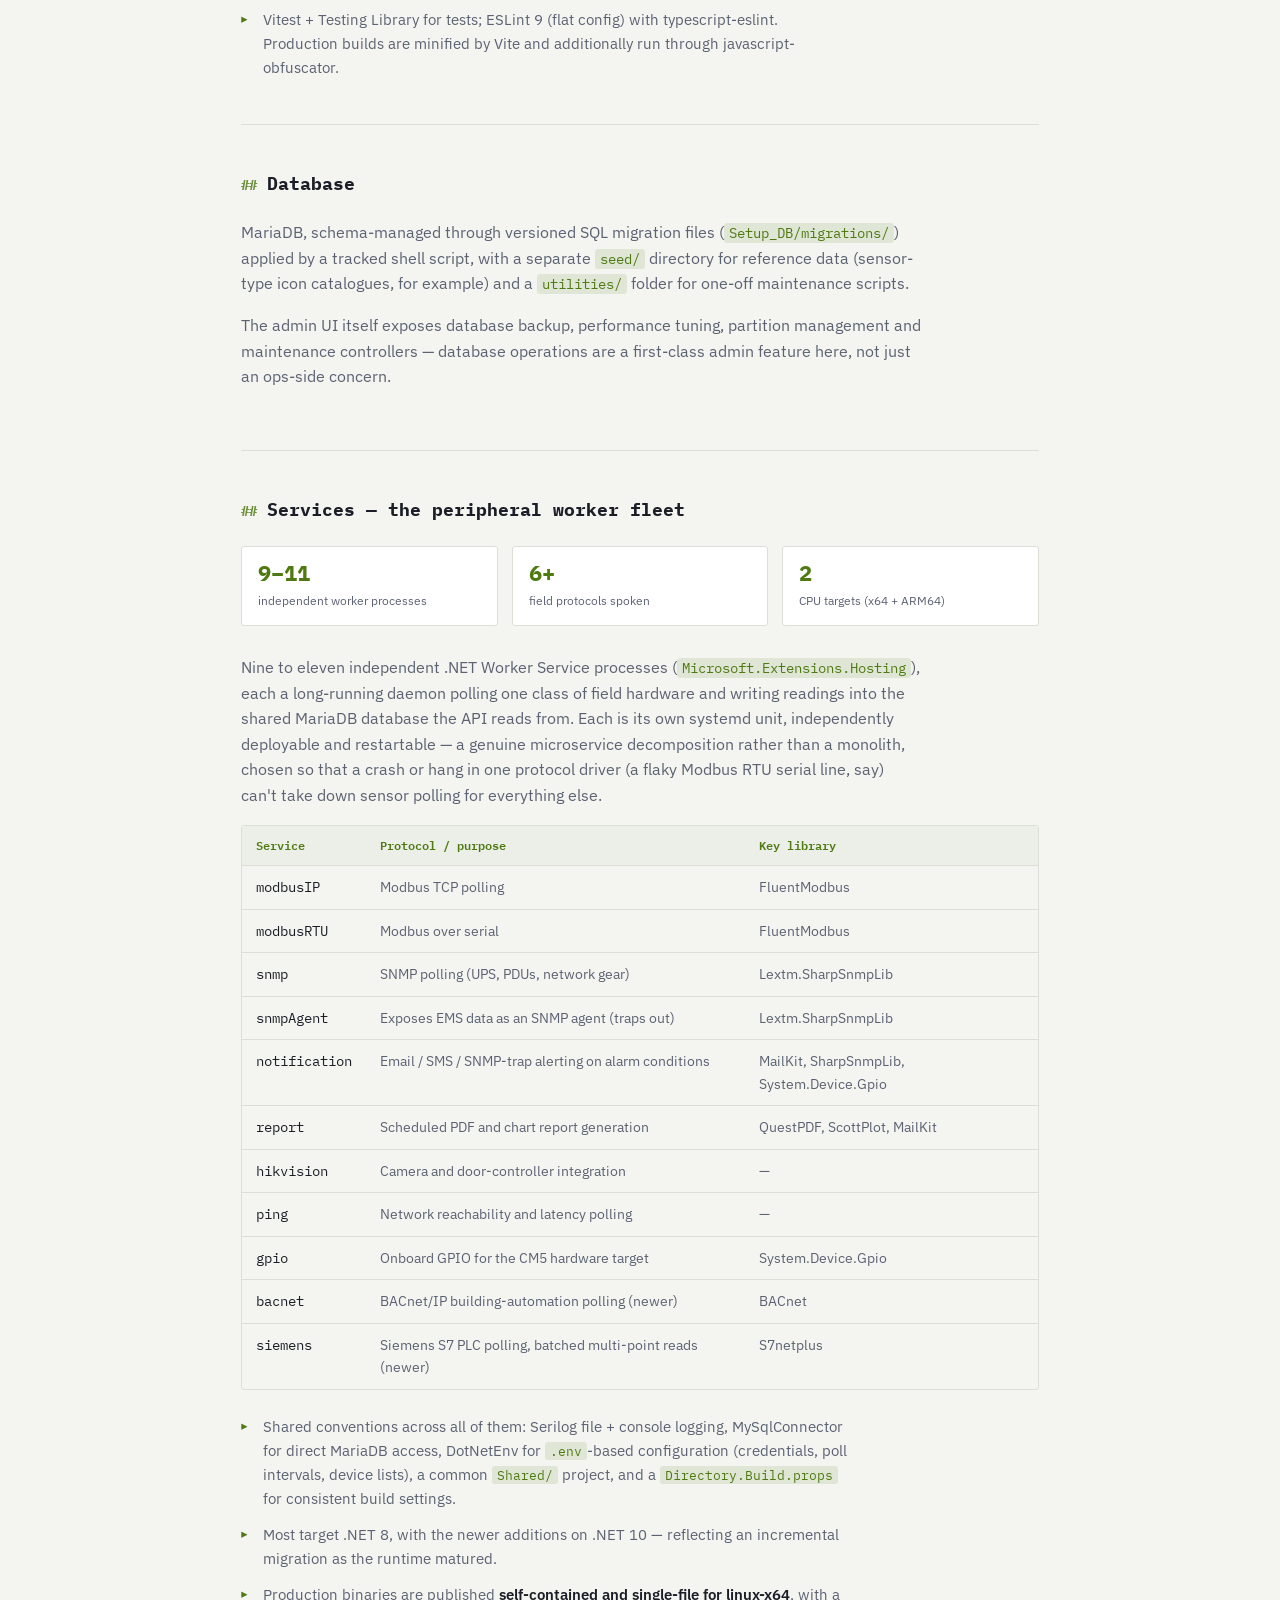
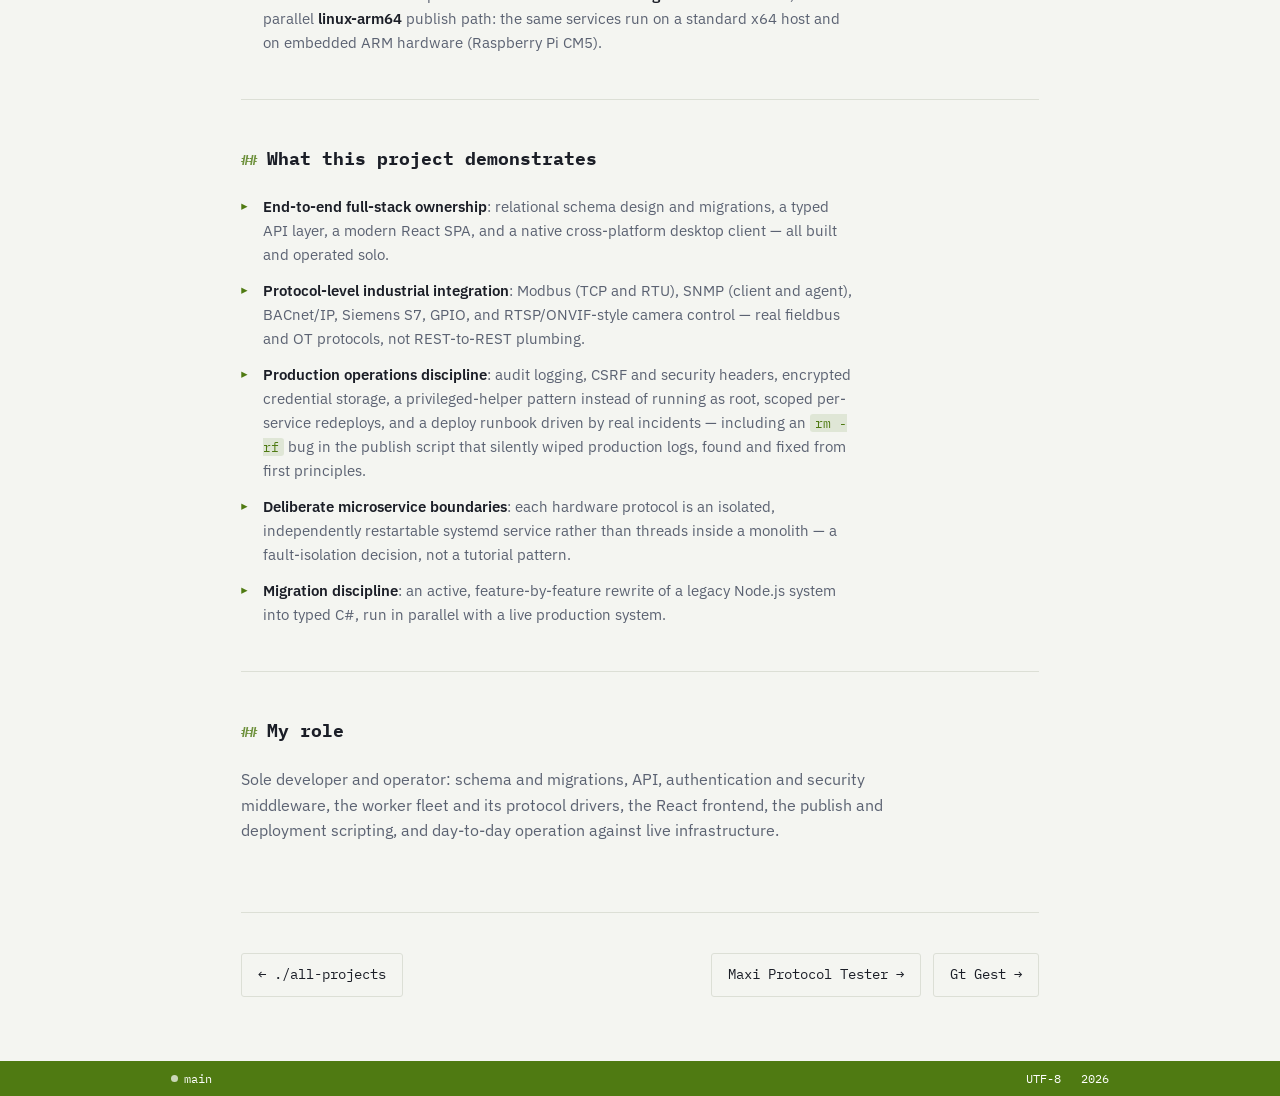
<file: projects/ems-platform.html>
<!DOCTYPE html>
<html lang="en">
<head>
<meta charset="UTF-8">
<meta name="viewport" content="width=device-width, initial-scale=1.0">
<title>EMS Platform — Daniel Teixeira</title>
<meta name="description" content="Case study: a solo-built, production full-stack platform for monitoring data-centre infrastructure — ASP.NET Core .NET 10 API, React 19 SPA, MariaDB, and a fleet of 9–11 independent protocol workers (Modbus, SNMP, BACnet, Siemens S7, GPIO).">
<link rel="stylesheet" href="../css/style.css?v=4">
<link rel="preconnect" href="https://fonts.googleapis.com">
<link rel="preconnect" href="https://fonts.gstatic.com" crossorigin>
<link href="https://fonts.googleapis.com/css2?family=IBM+Plex+Mono:wght@400;500;600;700&family=IBM+Plex+Sans:wght@400;500;600&display=swap" rel="stylesheet">
</head>
<body>

<header class="topbar">
  <div class="topbar-inner">
    <div class="window-dots" aria-hidden="true"><span></span><span></span><span></span></div>
    <nav class="tabs">
      <a href="../index.html#top" class="tab">about.md</a>
      <a href="../index.html#projects" class="tab">projects.tsx</a>
      <a href="ems-platform.html" class="tab" aria-current="page">ems-platform.md</a>
    </nav>
    <button class="theme-toggle" id="themeToggle" aria-label="Toggle theme" aria-pressed="false">
      <span class="theme-icon" aria-hidden="true">◐</span>
    </button>
  </div>
</header>

<main class="case">

  <p class="breadcrumb">
    <a href="../index.html">~</a><span class="sep">/</span><a href="../index.html#projects">projects</a><span class="sep">/</span>ems-platform
  </p>

  <header class="case-header">
    <p class="case-kicker">// work project &middot; Maxiglobal</p>
    <h1 class="case-title">EMS Platform</h1>
    <p class="case-lede">
      A full-stack platform for monitoring and controlling data-centre-style
      infrastructure across multiple sites — built solo, running in production, and
      operated by the person who wrote it.
    </p>
    <ul class="case-meta">
      <li class="is-role">Sole developer &amp; operator</li>
      <li>ASP.NET Core (.NET 10)</li>
      <li>React 19</li>
      <li>MariaDB + Dapper</li>
      <li>Worker Services</li>
      <li>Modbus / SNMP / BACnet / S7</li>
      <li>Linux · systemd · Nginx</li>
    </ul>
  </header>

  <div class="tldr">
    <p>
      <strong>TL;DR —</strong> EMS monitors sensors, power and energy, HVAC, UPS, PDUs,
      access control, digital I/O and alarms across multiple physical sites. It is a
      from-scratch <strong>C#/.NET rewrite of an earlier Node.js/Express system</strong>,
      migrated feature by feature against live traffic. Three cooperating pieces: an
      <strong>ASP.NET Core API + React 19 SPA</strong>, a fleet of
      <strong>9–11 independent protocol workers</strong>, and
      <a href="kiosk-manager.html">KioskManager</a> for the on-site display boards.
    </p>
  </div>

  <section class="case-section">
    <h2>Overview</h2>
    <p>
      EMS (Energy/Environment Management System) is a solo-developed, production-deployed
      system — I act as both developer and operator, running it directly against live
      infrastructure. It is organised as three cooperating pieces:
    </p>
    <ul class="bullets">
      <li>
        <strong>EMS</strong> — the central web application (ASP.NET Core API + React SPA)
        that users and admins interact with.
      </li>
      <li>
        <strong>Services</strong> — 9–11 independent background workers that poll field
        hardware (Modbus, SNMP, BACnet, Siemens S7, GPIO, ping, cameras) and feed the
        shared database, plus notification and reporting workers.
      </li>
      <li>
        <strong>KioskManager</strong> — a separate cross-platform desktop tool for
        fleet-managing the physical kiosk display boards that show EMS dashboards on-site.
        It has <a href="kiosk-manager.html">its own write-up</a>.
      </li>
    </ul>
  </section>

  <section class="case-section">
    <h2>Architecture</h2>
    <p>
      A classic API + SPA split, deployed together behind Nginx on a single host, with
      MariaDB as the system of record:
    </p>
    <pre class="diagram">Browser (React SPA)
      │  HTTPS
      ▼
   Nginx  ──────────────▶  ems-backend.service (ASP.NET Core, Kestrel)
      │                          │
      │                          ├─ Dapper (micro-ORM) ──▶ MariaDB
      │                          ├─ Server-Sent Events (live sensor/alarm push)
      │                          └─ MariaDB-backed auth ticket store (custom cookie auth)
      ▼
 static assets (built SPA, served from the API's "public" wwwroot)</pre>
    <ul class="bullets">
      <li>
        <strong>Backend</strong>: ASP.NET Core on .NET 10, MVC-style Controllers →
        Repositories. <strong>No EF Core</strong> — raw SQL via Dapper and MySqlConnector
        (a MySQL-wire-protocol .NET driver that is also MariaDB-compatible), for full
        control over query shape and performance on a hand-tuned schema.
      </li>
      <li>
        <strong>Database engine</strong>: MariaDB 10.11, running as
        <code>mariadb.service</code>.
      </li>
      <li>
        <strong>Frontend</strong>: React 19 + TypeScript built with Vite, served as static
        files by the same backend process — one deployable unit, one systemd service, one
        Nginx vhost.
      </li>
      <li>
        <strong>Real-time updates</strong>: Server-Sent Events push live sensor readings
        and alarm state to connected dashboards, with no polling.
      </li>
      <li>
        <strong>Auth</strong>: cookie-based session auth with a custom
        <strong>MariaDB-backed ticket store</strong> (not the default in-memory / data
        protection flow), CSRF middleware, and a permission-based authorization handler
        gating admin actions by role and permission.
      </li>
      <li>
        <strong>Security middleware</strong>: dedicated security-headers, CORS-policy,
        CSRF, request-ID and audit-log middleware sit in the ASP.NET Core pipeline — every
        admin mutation is written to an <code>audit_log</code> table.
      </li>
      <li>
        <strong>Deployment</strong>: a self-contained <code>dotnet publish</code> build
        installed in place as a systemd unit; Nginx terminates TLS and reverse-proxies to
        Kestrel.
      </li>
    </ul>
  </section>

  <section class="case-section">
    <h2>Backend structure</h2>
    <pre class="diagram">backend/
├── Controllers/    ~45 controllers — public site APIs (Sensors, Sites, Equipment,
│                   Alarms, Energy, CCTV, Reports, Auth, SSE…) + Admin* controllers
│                   (AdminUsers, AdminDatabase*, AdminServices, AdminBacnet,
│                   AdminSnmpAgent, AdminDigitalIo, AdminSiteBackup, …)
├── Repositories/   ~50 repositories, one per domain area — all SQL lives here (Dapper)
├── Services/       cross-cutting logic: Hikvision door control, RTSP URL building,
│                   Excel export (ClosedXML), credential encryption, BACnet discovery,
│                   email/SMS settings, system helper bridge, SSE broadcast
├── Auth/           CSRF service, MariaDB ticket store, permission authorization handler
├── Middleware/     audit log, CSRF, CORS, security headers, request ID
├── Models/         DTOs grouped by domain (Admin, Alarms, Analytics, Auth, Cctv, …)
└── Setup_DB/       SQL schema, timestamped migrations, seed data, shell scripts</pre>
    <p>
      Notable dependencies: BACnet (building-automation client), BCrypt.Net-Next (password
      hashing), ClosedXML (Excel export), MailKit (SMTP), Serilog (structured file logging).
    </p>

    <h3>Two decisions worth calling out</h3>
    <ul class="bullets">
      <li>
        The codebase <strong>pins a transitive <code>Microsoft.OpenApi</code> version</strong>
        specifically to dodge a known CVE — a stack-overflow DoS in circular-reference
        OpenAPI parsing — rather than waiting on upstream to bump it.
      </li>
      <li>
        A <strong>privileged operations helper</strong> (<code>ems-system-helper</code>)
        brokers root-level actions — service restarts, network configuration — from an
        unprivileged web process via sudo, instead of running the whole API as root.
      </li>
    </ul>
  </section>

  <section class="case-section">
    <h2>Frontend</h2>
    <pre class="diagram">frontend/src/
├── pages/        Admin, Alarms, Analytics, Cctv, Equipment, GridView, Login,
│                 Reports, SiteView
├── components/   Admin, Equipment, GridView, Layout, UI, icons — shared UI
├── stores/       client-side state
├── contexts/     React context providers (auth, theme, …)
├── hooks/        custom hooks
├── services/     API client layer (axios)
└── utils/, types/, constants/, data/</pre>
    <ul class="bullets">
      <li>
        <strong>Chart.js</strong> (with zoom and date-fns adapters) for time-series graphs,
        and <strong>@tanstack/react-virtual</strong> to virtualise large lists and grids.
      </li>
      <li>
        <strong>ExcelJS / JSZip</strong> for client-side export, <strong>SortableJS</strong>
        for drag-and-drop dashboard layout editing, and <strong>DOMPurify</strong> for
        XSS-safe HTML rendering.
      </li>
      <li>Multi-language UI, with flag-icons for locale selection.</li>
      <li>
        Vitest + Testing Library for tests; ESLint 9 (flat config) with typescript-eslint.
        Production builds are minified by Vite and additionally run through
        javascript-obfuscator.
      </li>
    </ul>
  </section>

  <section class="case-section">
    <h2>Database</h2>
    <p>
      MariaDB, schema-managed through versioned SQL migration files
      (<code>Setup_DB/migrations/</code>) applied by a tracked shell script, with a separate
      <code>seed/</code> directory for reference data (sensor-type icon catalogues, for
      example) and a <code>utilities/</code> folder for one-off maintenance scripts.
    </p>
    <p>
      The admin UI itself exposes database backup, performance tuning, partition management
      and maintenance controllers — database operations are a first-class admin feature
      here, not just an ops-side concern.
    </p>
  </section>

  <section class="case-section">
    <h2>Services — the peripheral worker fleet</h2>
    <div class="metrics">
      <div class="metric"><span class="metric-value">9–11</span><span class="metric-label">independent worker processes</span></div>
      <div class="metric"><span class="metric-value">6+</span><span class="metric-label">field protocols spoken</span></div>
      <div class="metric"><span class="metric-value">2</span><span class="metric-label">CPU targets (x64 + ARM64)</span></div>
    </div>
    <p>
      Nine to eleven independent .NET Worker Service processes
      (<code>Microsoft.Extensions.Hosting</code>), each a long-running daemon polling one
      class of field hardware and writing readings into the shared MariaDB database the API
      reads from. Each is its own systemd unit, independently deployable and restartable —
      a genuine microservice decomposition rather than a monolith, chosen so that a crash
      or hang in one protocol driver (a flaky Modbus RTU serial line, say) can't take down
      sensor polling for everything else.
    </p>
    <div class="table-scroll">
      <table class="data-table">
        <thead>
          <tr><th scope="col">Service</th><th scope="col">Protocol / purpose</th><th scope="col">Key library</th></tr>
        </thead>
        <tbody>
          <tr><td>modbusIP</td><td>Modbus TCP polling</td><td>FluentModbus</td></tr>
          <tr><td>modbusRTU</td><td>Modbus over serial</td><td>FluentModbus</td></tr>
          <tr><td>snmp</td><td>SNMP polling (UPS, PDUs, network gear)</td><td>Lextm.SharpSnmpLib</td></tr>
          <tr><td>snmpAgent</td><td>Exposes EMS data as an SNMP agent (traps out)</td><td>Lextm.SharpSnmpLib</td></tr>
          <tr><td>notification</td><td>Email / SMS / SNMP-trap alerting on alarm conditions</td><td>MailKit, SharpSnmpLib, System.Device.Gpio</td></tr>
          <tr><td>report</td><td>Scheduled PDF and chart report generation</td><td>QuestPDF, ScottPlot, MailKit</td></tr>
          <tr><td>hikvision</td><td>Camera and door-controller integration</td><td>—</td></tr>
          <tr><td>ping</td><td>Network reachability and latency polling</td><td>—</td></tr>
          <tr><td>gpio</td><td>Onboard GPIO for the CM5 hardware target</td><td>System.Device.Gpio</td></tr>
          <tr><td>bacnet</td><td>BACnet/IP building-automation polling <span class="dim">(newer)</span></td><td>BACnet</td></tr>
          <tr><td>siemens</td><td>Siemens S7 PLC polling, batched multi-point reads <span class="dim">(newer)</span></td><td>S7netplus</td></tr>
        </tbody>
      </table>
    </div>
    <ul class="bullets">
      <li>
        Shared conventions across all of them: Serilog file + console logging,
        MySqlConnector for direct MariaDB access, DotNetEnv for <code>.env</code>-based
        configuration (credentials, poll intervals, device lists), a common
        <code>Shared/</code> project, and a <code>Directory.Build.props</code> for
        consistent build settings.
      </li>
      <li>
        Most target .NET 8, with the newer additions on .NET 10 — reflecting an incremental
        migration as the runtime matured.
      </li>
      <li>
        Production binaries are published <strong>self-contained and single-file for
        linux-x64</strong>, with a parallel <strong>linux-arm64</strong> publish path: the
        same services run on a standard x64 host and on embedded ARM hardware
        (Raspberry Pi CM5).
      </li>
    </ul>
  </section>

  <section class="case-section">
    <h2>What this project demonstrates</h2>
    <ul class="bullets">
      <li>
        <strong>End-to-end full-stack ownership</strong>: relational schema design and
        migrations, a typed API layer, a modern React SPA, and a native cross-platform
        desktop client — all built and operated solo.
      </li>
      <li>
        <strong>Protocol-level industrial integration</strong>: Modbus (TCP and RTU), SNMP
        (client and agent), BACnet/IP, Siemens S7, GPIO, and RTSP/ONVIF-style camera
        control — real fieldbus and OT protocols, not REST-to-REST plumbing.
      </li>
      <li>
        <strong>Production operations discipline</strong>: audit logging, CSRF and security
        headers, encrypted credential storage, a privileged-helper pattern instead of
        running as root, scoped per-service redeploys, and a deploy runbook driven by real
        incidents — including an <code>rm -rf</code> bug in the publish script that
        silently wiped production logs, found and fixed from first principles.
      </li>
      <li>
        <strong>Deliberate microservice boundaries</strong>: each hardware protocol is an
        isolated, independently restartable systemd service rather than threads inside a
        monolith — a fault-isolation decision, not a tutorial pattern.
      </li>
      <li>
        <strong>Migration discipline</strong>: an active, feature-by-feature rewrite of a
        legacy Node.js system into typed C#, run in parallel with a live production system.
      </li>
    </ul>
  </section>

  <section class="case-section">
    <h2>My role</h2>
    <p>
      Sole developer and operator: schema and migrations, API, authentication and security
      middleware, the worker fleet and its protocol drivers, the React frontend, the
      publish and deployment scripting, and day-to-day operation against live
      infrastructure.
    </p>
  </section>

  <nav class="case-nav">
    <a href="../index.html#projects" class="btn btn-ghost">&larr; ./all-projects</a>
    <span class="case-nav-links">
      <a href="maxi-protocol-tester.html" class="btn btn-ghost">Maxi Protocol Tester &rarr;</a>
      <a href="gt-gest.html" class="btn btn-ghost">Gt Gest &rarr;</a>
    </span>
  </nav>

</main>

<footer class="statusbar">
  <div class="statusbar-inner">
    <span class="branch"><span class="branch-dot" aria-hidden="true"></span>main</span>
    <span class="statusbar-spacer"></span>
    <span>UTF-8</span>
    <span id="year"></span>
  </div>
</footer>

<script src="../js/script.js"></script>
</body>
</html>
</file>
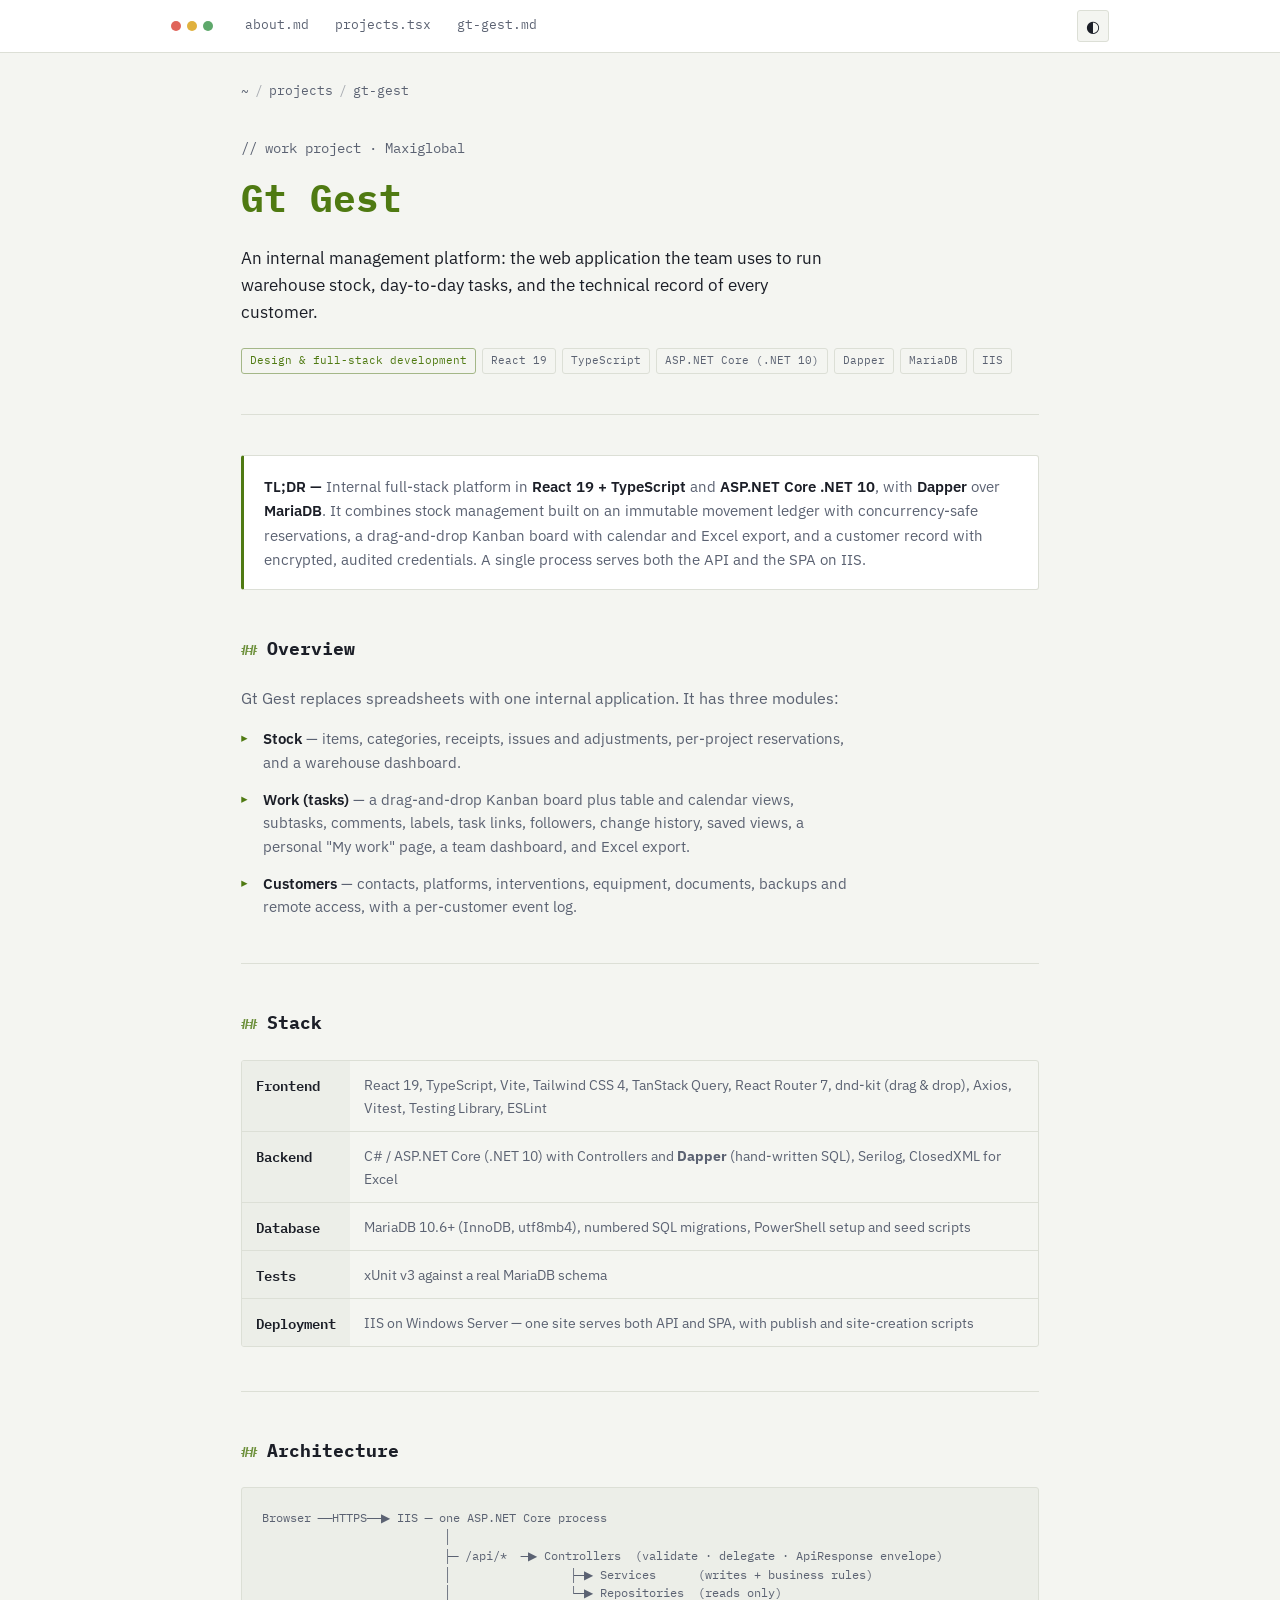
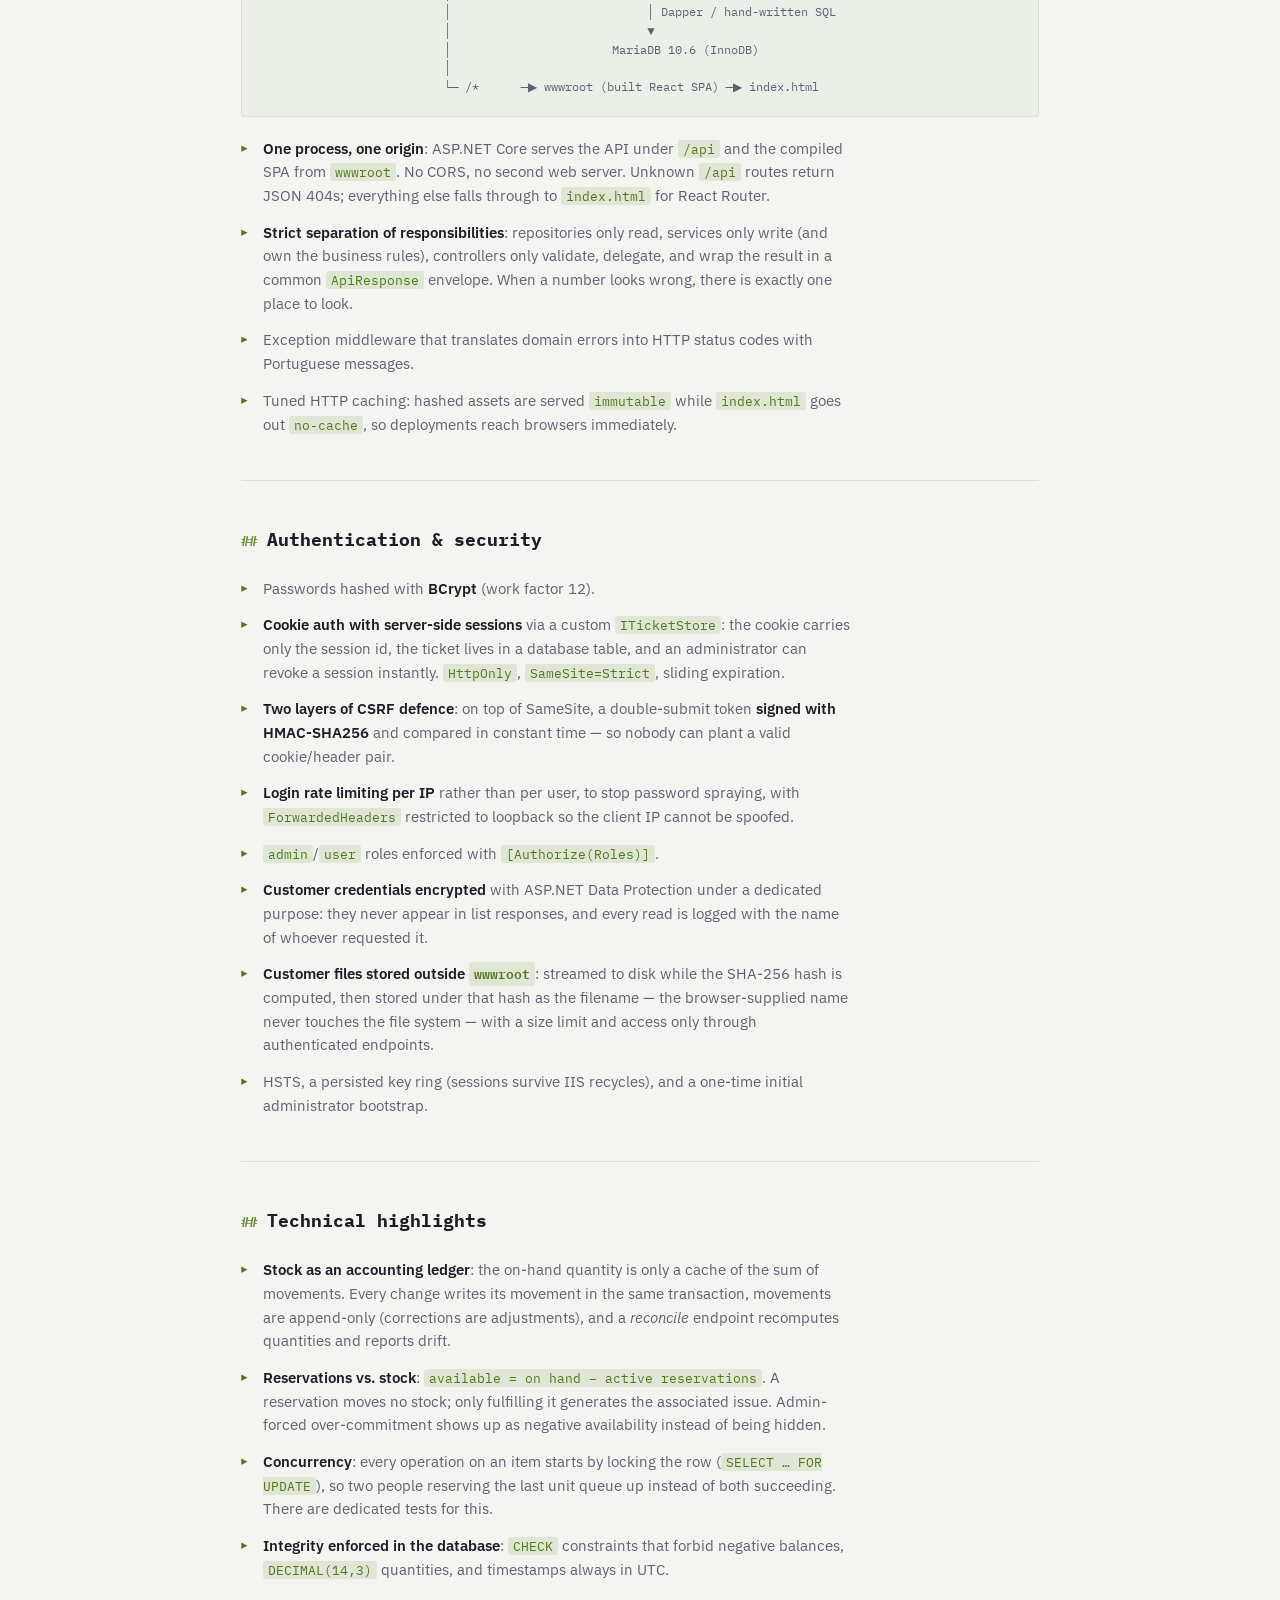
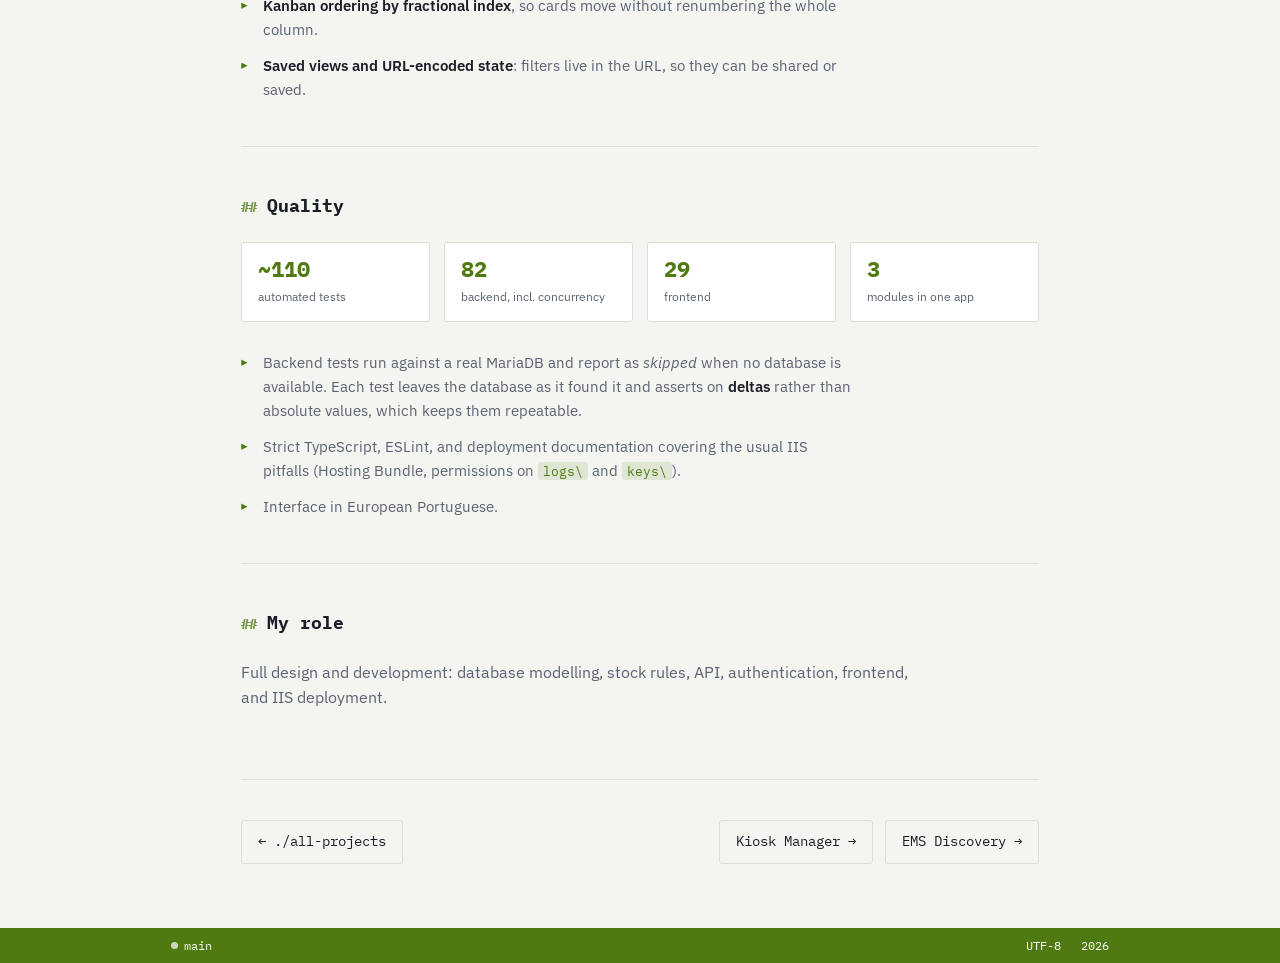
<file: projects/gt-gest.html>
<!DOCTYPE html>
<html lang="en">
<head>
<meta charset="UTF-8">
<meta name="viewport" content="width=device-width, initial-scale=1.0">
<title>Gt Gest — Daniel Teixeira</title>
<meta name="description" content="Case study: internal full-stack management platform in React 19 and ASP.NET Core .NET 10 with Dapper over MariaDB — append-only stock ledger, concurrency-safe reservations, Kanban task board and encrypted customer credentials.">
<link rel="stylesheet" href="../css/style.css?v=4">
<link rel="preconnect" href="https://fonts.googleapis.com">
<link rel="preconnect" href="https://fonts.gstatic.com" crossorigin>
<link href="https://fonts.googleapis.com/css2?family=IBM+Plex+Mono:wght@400;500;600;700&family=IBM+Plex+Sans:wght@400;500;600&display=swap" rel="stylesheet">
</head>
<body>

<header class="topbar">
  <div class="topbar-inner">
    <div class="window-dots" aria-hidden="true"><span></span><span></span><span></span></div>
    <nav class="tabs">
      <a href="../index.html#top" class="tab">about.md</a>
      <a href="../index.html#projects" class="tab">projects.tsx</a>
      <a href="gt-gest.html" class="tab" aria-current="page">gt-gest.md</a>
    </nav>
    <button class="theme-toggle" id="themeToggle" aria-label="Toggle theme" aria-pressed="false">
      <span class="theme-icon" aria-hidden="true">◐</span>
    </button>
  </div>
</header>

<main class="case">

  <p class="breadcrumb">
    <a href="../index.html">~</a><span class="sep">/</span><a href="../index.html#projects">projects</a><span class="sep">/</span>gt-gest
  </p>

  <header class="case-header">
    <p class="case-kicker">// work project &middot; Maxiglobal</p>
    <h1 class="case-title">Gt Gest</h1>
    <p class="case-lede">
      An internal management platform: the web application the team uses to run
      warehouse stock, day-to-day tasks, and the technical record of every customer.
    </p>
    <ul class="case-meta">
      <li class="is-role">Design &amp; full-stack development</li>
      <li>React 19</li>
      <li>TypeScript</li>
      <li>ASP.NET Core (.NET 10)</li>
      <li>Dapper</li>
      <li>MariaDB</li>
      <li>IIS</li>
    </ul>
  </header>

  <div class="tldr">
    <p>
      <strong>TL;DR —</strong> Internal full-stack platform in
      <strong>React 19 + TypeScript</strong> and <strong>ASP.NET Core .NET 10</strong>,
      with <strong>Dapper</strong> over <strong>MariaDB</strong>. It combines stock
      management built on an immutable movement ledger with concurrency-safe
      reservations, a drag-and-drop Kanban board with calendar and Excel export, and a
      customer record with encrypted, audited credentials. A single process serves both
      the API and the SPA on IIS.
    </p>
  </div>

  <section class="case-section">
    <h2>Overview</h2>
    <p>
      Gt Gest replaces spreadsheets with one internal application. It has three modules:
    </p>
    <ul class="bullets">
      <li>
        <strong>Stock</strong> — items, categories, receipts, issues and adjustments,
        per-project reservations, and a warehouse dashboard.
      </li>
      <li>
        <strong>Work (tasks)</strong> — a drag-and-drop Kanban board plus table and
        calendar views, subtasks, comments, labels, task links, followers, change
        history, saved views, a personal "My work" page, a team dashboard, and Excel
        export.
      </li>
      <li>
        <strong>Customers</strong> — contacts, platforms, interventions, equipment,
        documents, backups and remote access, with a per-customer event log.
      </li>
    </ul>
  </section>

  <section class="case-section">
    <h2>Stack</h2>
    <table class="stack-table">
      <tbody>
        <tr>
          <th scope="row">Frontend</th>
          <td>React 19, TypeScript, Vite, Tailwind CSS 4, TanStack Query, React Router 7, dnd-kit (drag &amp; drop), Axios, Vitest, Testing Library, ESLint</td>
        </tr>
        <tr>
          <th scope="row">Backend</th>
          <td>C# / ASP.NET Core (.NET 10) with Controllers and <strong>Dapper</strong> (hand-written SQL), Serilog, ClosedXML for Excel</td>
        </tr>
        <tr>
          <th scope="row">Database</th>
          <td>MariaDB 10.6+ (InnoDB, utf8mb4), numbered SQL migrations, PowerShell setup and seed scripts</td>
        </tr>
        <tr>
          <th scope="row">Tests</th>
          <td>xUnit v3 against a real MariaDB schema</td>
        </tr>
        <tr>
          <th scope="row">Deployment</th>
          <td>IIS on Windows Server — one site serves both API and SPA, with publish and site-creation scripts</td>
        </tr>
      </tbody>
    </table>
  </section>

  <section class="case-section">
    <h2>Architecture</h2>
    <pre class="diagram">Browser ──HTTPS──▶ IIS ─ one ASP.NET Core process
                          │
                          ├─ /api/*  ─▶ Controllers  (validate · delegate · ApiResponse envelope)
                          │                 ├─▶ Services      (writes + business rules)
                          │                 └─▶ Repositories  (reads only)
                          │                            │ Dapper / hand-written SQL
                          │                            ▼
                          │                       MariaDB 10.6 (InnoDB)
                          │
                          └─ /*      ─▶ wwwroot (built React SPA) ─▶ index.html</pre>
    <ul class="bullets">
      <li>
        <strong>One process, one origin</strong>: ASP.NET Core serves the API under
        <code>/api</code> and the compiled SPA from <code>wwwroot</code>. No CORS, no
        second web server. Unknown <code>/api</code> routes return JSON 404s; everything
        else falls through to <code>index.html</code> for React Router.
      </li>
      <li>
        <strong>Strict separation of responsibilities</strong>: repositories only read,
        services only write (and own the business rules), controllers only validate,
        delegate, and wrap the result in a common <code>ApiResponse</code> envelope. When
        a number looks wrong, there is exactly one place to look.
      </li>
      <li>
        Exception middleware that translates domain errors into HTTP status codes with
        Portuguese messages.
      </li>
      <li>
        Tuned HTTP caching: hashed assets are served <code>immutable</code> while
        <code>index.html</code> goes out <code>no-cache</code>, so deployments reach
        browsers immediately.
      </li>
    </ul>
  </section>

  <section class="case-section">
    <h2>Authentication &amp; security</h2>
    <ul class="bullets">
      <li>Passwords hashed with <strong>BCrypt</strong> (work factor 12).</li>
      <li>
        <strong>Cookie auth with server-side sessions</strong> via a custom
        <code>ITicketStore</code>: the cookie carries only the session id, the ticket
        lives in a database table, and an administrator can revoke a session instantly.
        <code>HttpOnly</code>, <code>SameSite=Strict</code>, sliding expiration.
      </li>
      <li>
        <strong>Two layers of CSRF defence</strong>: on top of SameSite, a double-submit
        token <strong>signed with HMAC-SHA256</strong> and compared in constant time — so
        nobody can plant a valid cookie/header pair.
      </li>
      <li>
        <strong>Login rate limiting per IP</strong> rather than per user, to stop password
        spraying, with <code>ForwardedHeaders</code> restricted to loopback so the client
        IP cannot be spoofed.
      </li>
      <li><code>admin</code>/<code>user</code> roles enforced with <code>[Authorize(Roles)]</code>.</li>
      <li>
        <strong>Customer credentials encrypted</strong> with ASP.NET Data Protection under
        a dedicated purpose: they never appear in list responses, and every read is logged
        with the name of whoever requested it.
      </li>
      <li>
        <strong>Customer files stored outside <code>wwwroot</code></strong>: streamed to
        disk while the SHA-256 hash is computed, then stored under that hash as the
        filename — the browser-supplied name never touches the file system — with a size
        limit and access only through authenticated endpoints.
      </li>
      <li>
        HSTS, a persisted key ring (sessions survive IIS recycles), and a one-time initial
        administrator bootstrap.
      </li>
    </ul>
  </section>

  <section class="case-section">
    <h2>Technical highlights</h2>
    <ul class="bullets">
      <li>
        <strong>Stock as an accounting ledger</strong>: the on-hand quantity is only a
        cache of the sum of movements. Every change writes its movement in the same
        transaction, movements are append-only (corrections are adjustments), and a
        <em>reconcile</em> endpoint recomputes quantities and reports drift.
      </li>
      <li>
        <strong>Reservations vs. stock</strong>: <code>available = on hand − active
        reservations</code>. A reservation moves no stock; only fulfilling it generates
        the associated issue. Admin-forced over-commitment shows up as negative
        availability instead of being hidden.
      </li>
      <li>
        <strong>Concurrency</strong>: every operation on an item starts by locking the row
        (<code>SELECT … FOR UPDATE</code>), so two people reserving the last unit queue up
        instead of both succeeding. There are dedicated tests for this.
      </li>
      <li>
        <strong>Integrity enforced in the database</strong>: <code>CHECK</code> constraints
        that forbid negative balances, <code>DECIMAL(14,3)</code> quantities, and timestamps
        always in UTC.
      </li>
      <li>
        <strong>Kanban ordering by fractional index</strong>, so cards move without
        renumbering the whole column.
      </li>
      <li>
        <strong>Saved views and URL-encoded state</strong>: filters live in the URL, so they
        can be shared or saved.
      </li>
    </ul>
  </section>

  <section class="case-section">
    <h2>Quality</h2>
    <div class="metrics">
      <div class="metric"><span class="metric-value">~110</span><span class="metric-label">automated tests</span></div>
      <div class="metric"><span class="metric-value">82</span><span class="metric-label">backend, incl. concurrency</span></div>
      <div class="metric"><span class="metric-value">29</span><span class="metric-label">frontend</span></div>
      <div class="metric"><span class="metric-value">3</span><span class="metric-label">modules in one app</span></div>
    </div>
    <ul class="bullets">
      <li>
        Backend tests run against a real MariaDB and report as <em>skipped</em> when no
        database is available. Each test leaves the database as it found it and asserts on
        <strong>deltas</strong> rather than absolute values, which keeps them repeatable.
      </li>
      <li>
        Strict TypeScript, ESLint, and deployment documentation covering the usual IIS
        pitfalls (Hosting Bundle, permissions on <code>logs\</code> and <code>keys\</code>).
      </li>
      <li>Interface in European Portuguese.</li>
    </ul>
  </section>

  <section class="case-section">
    <h2>My role</h2>
    <p>
      Full design and development: database modelling, stock rules, API, authentication,
      frontend, and IIS deployment.
    </p>
  </section>

  <nav class="case-nav">
    <a href="../index.html#projects" class="btn btn-ghost">&larr; ./all-projects</a>
    <span class="case-nav-links">
      <a href="kiosk-manager.html" class="btn btn-ghost">Kiosk Manager &rarr;</a>
      <a href="ems-discovery.html" class="btn btn-ghost">EMS Discovery &rarr;</a>
    </span>
  </nav>

</main>

<footer class="statusbar">
  <div class="statusbar-inner">
    <span class="branch"><span class="branch-dot" aria-hidden="true"></span>main</span>
    <span class="statusbar-spacer"></span>
    <span>UTF-8</span>
    <span id="year"></span>
  </div>
</footer>

<script src="../js/script.js"></script>
</body>
</html>
</file>
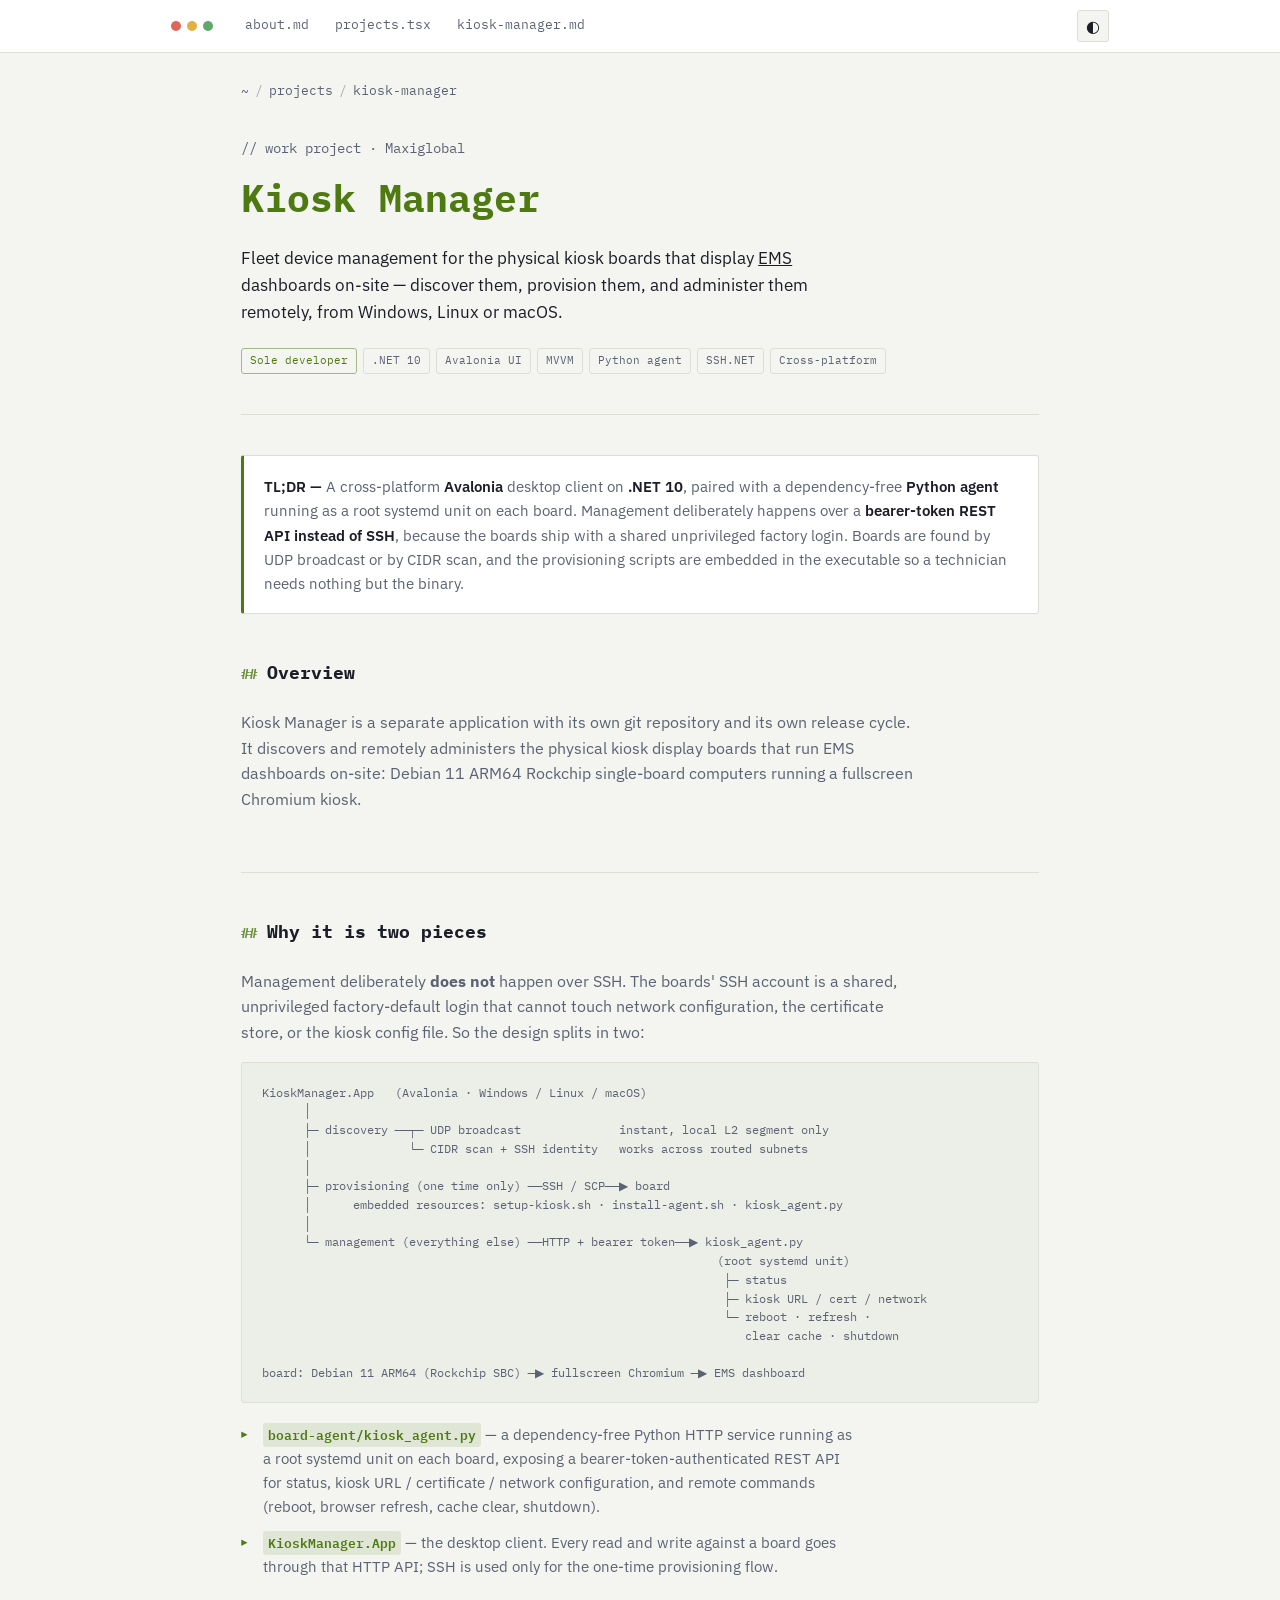
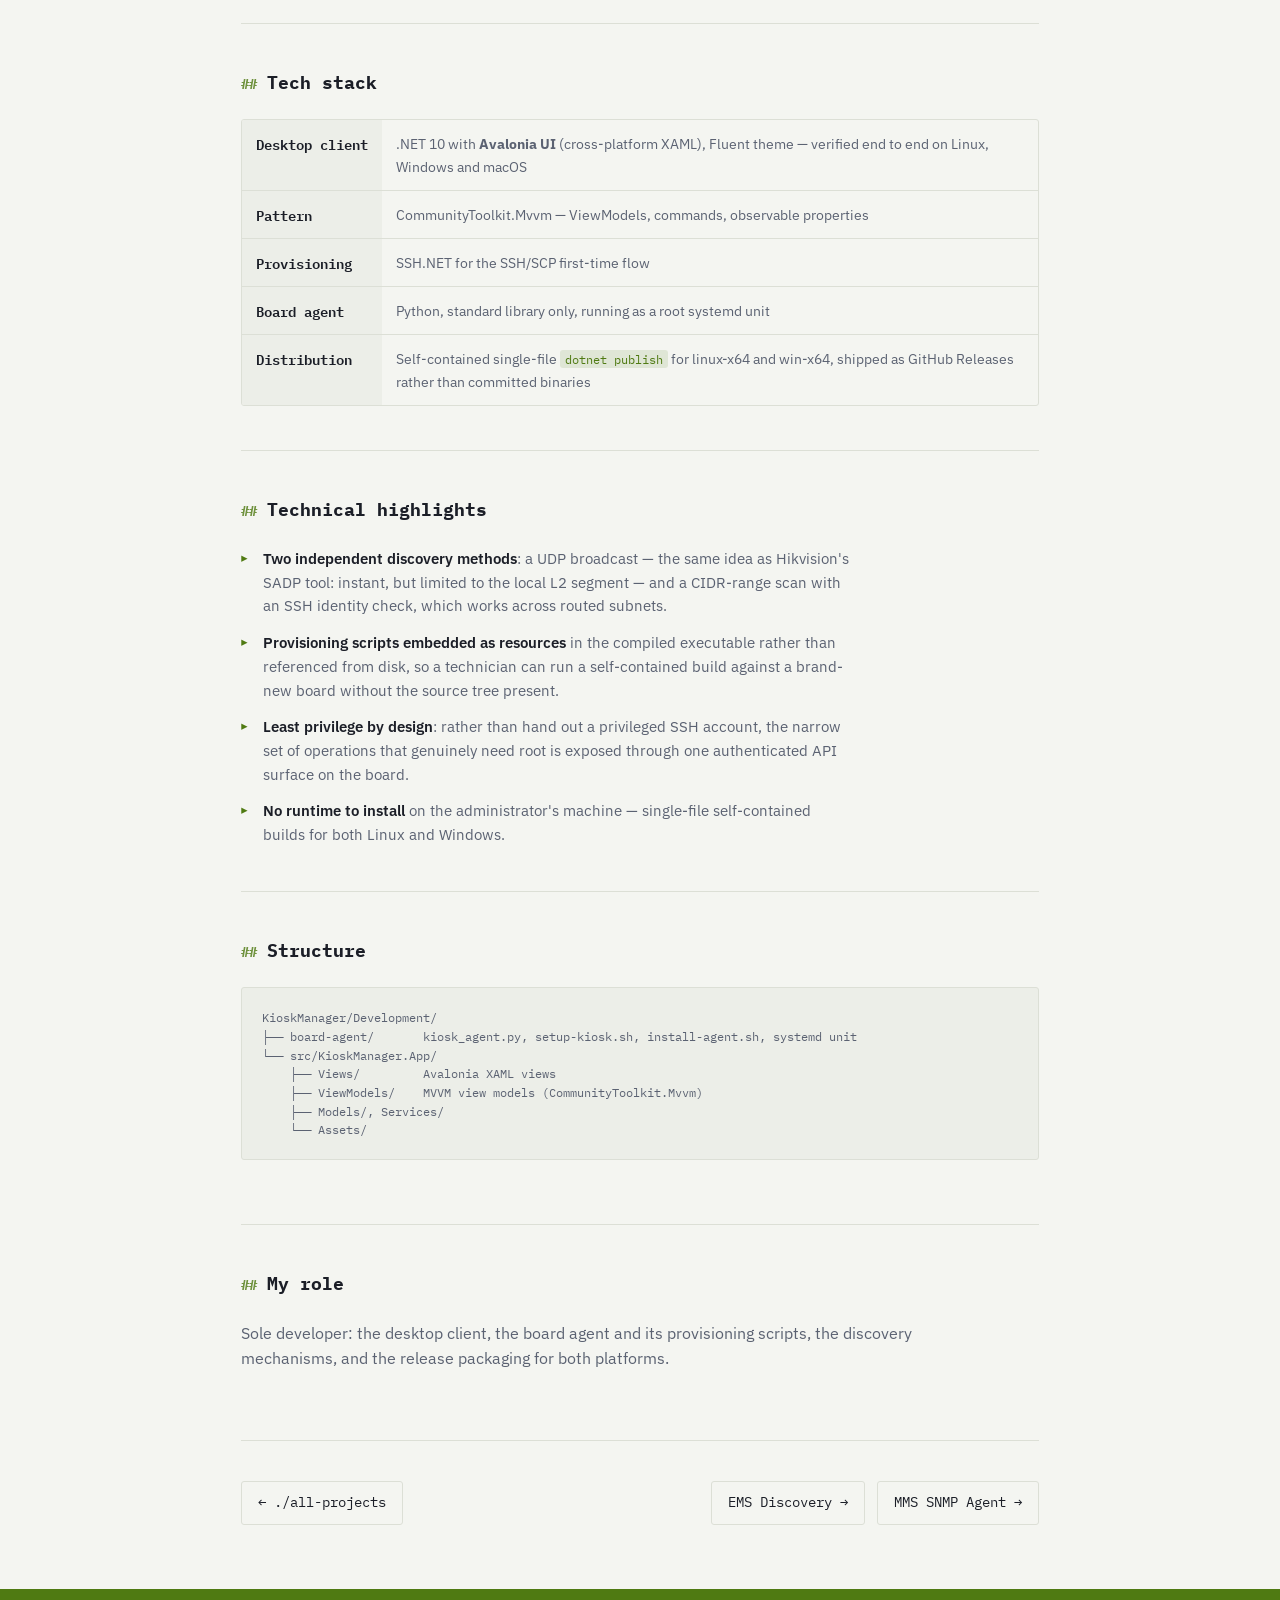
<file: projects/kiosk-manager.html>
<!DOCTYPE html>
<html lang="en">
<head>
<meta charset="UTF-8">
<meta name="viewport" content="width=device-width, initial-scale=1.0">
<title>Kiosk Manager — Daniel Teixeira</title>
<meta name="description" content="Case study: a cross-platform Avalonia desktop app on .NET 10 for fleet-managing kiosk display boards, paired with a dependency-free Python agent exposing a token-authenticated REST API instead of SSH.">
<link rel="stylesheet" href="../css/style.css?v=4">
<link rel="preconnect" href="https://fonts.googleapis.com">
<link rel="preconnect" href="https://fonts.gstatic.com" crossorigin>
<link href="https://fonts.googleapis.com/css2?family=IBM+Plex+Mono:wght@400;500;600;700&family=IBM+Plex+Sans:wght@400;500;600&display=swap" rel="stylesheet">
</head>
<body>

<header class="topbar">
  <div class="topbar-inner">
    <div class="window-dots" aria-hidden="true"><span></span><span></span><span></span></div>
    <nav class="tabs">
      <a href="../index.html#top" class="tab">about.md</a>
      <a href="../index.html#projects" class="tab">projects.tsx</a>
      <a href="kiosk-manager.html" class="tab" aria-current="page">kiosk-manager.md</a>
    </nav>
    <button class="theme-toggle" id="themeToggle" aria-label="Toggle theme" aria-pressed="false">
      <span class="theme-icon" aria-hidden="true">◐</span>
    </button>
  </div>
</header>

<main class="case">

  <p class="breadcrumb">
    <a href="../index.html">~</a><span class="sep">/</span><a href="../index.html#projects">projects</a><span class="sep">/</span>kiosk-manager
  </p>

  <header class="case-header">
    <p class="case-kicker">// work project &middot; Maxiglobal</p>
    <h1 class="case-title">Kiosk Manager</h1>
    <p class="case-lede">
      Fleet device management for the physical kiosk boards that display
      <a href="ems-platform.html">EMS</a> dashboards on-site — discover them, provision
      them, and administer them remotely, from Windows, Linux or macOS.
    </p>
    <ul class="case-meta">
      <li class="is-role">Sole developer</li>
      <li>.NET 10</li>
      <li>Avalonia UI</li>
      <li>MVVM</li>
      <li>Python agent</li>
      <li>SSH.NET</li>
      <li>Cross-platform</li>
    </ul>
  </header>

  <div class="tldr">
    <p>
      <strong>TL;DR —</strong> A cross-platform <strong>Avalonia</strong> desktop client on
      <strong>.NET 10</strong>, paired with a dependency-free <strong>Python agent</strong>
      running as a root systemd unit on each board. Management deliberately happens over a
      <strong>bearer-token REST API instead of SSH</strong>, because the boards ship with a
      shared unprivileged factory login. Boards are found by UDP broadcast or by CIDR scan,
      and the provisioning scripts are embedded in the executable so a technician needs
      nothing but the binary.
    </p>
  </div>

  <section class="case-section">
    <h2>Overview</h2>
    <p>
      Kiosk Manager is a separate application with its own git repository and its own
      release cycle. It discovers and remotely administers the physical kiosk display
      boards that run EMS dashboards on-site: Debian 11 ARM64 Rockchip single-board
      computers running a fullscreen Chromium kiosk.
    </p>
  </section>

  <section class="case-section">
    <h2>Why it is two pieces</h2>
    <p>
      Management deliberately <strong>does not</strong> happen over SSH. The boards' SSH
      account is a shared, unprivileged factory-default login that cannot touch network
      configuration, the certificate store, or the kiosk config file. So the design splits
      in two:
    </p>
    <pre class="diagram">KioskManager.App   (Avalonia · Windows / Linux / macOS)
      │
      ├─ discovery ──┬─ UDP broadcast              instant, local L2 segment only
      │              └─ CIDR scan + SSH identity   works across routed subnets
      │
      ├─ provisioning (one time only) ──SSH / SCP──▶ board
      │      embedded resources: setup-kiosk.sh · install-agent.sh · kiosk_agent.py
      │
      └─ management (everything else) ──HTTP + bearer token──▶ kiosk_agent.py
                                                                 (root systemd unit)
                                                                  ├─ status
                                                                  ├─ kiosk URL / cert / network
                                                                  └─ reboot · refresh ·
                                                                     clear cache · shutdown

board: Debian 11 ARM64 (Rockchip SBC) ─▶ fullscreen Chromium ─▶ EMS dashboard</pre>
    <ul class="bullets">
      <li>
        <strong><code>board-agent/kiosk_agent.py</code></strong> — a dependency-free Python
        HTTP service running as a root systemd unit on each board, exposing a
        bearer-token-authenticated REST API for status, kiosk URL / certificate / network
        configuration, and remote commands (reboot, browser refresh, cache clear, shutdown).
      </li>
      <li>
        <strong><code>KioskManager.App</code></strong> — the desktop client. Every read and
        write against a board goes through that HTTP API; SSH is used only for the one-time
        provisioning flow.
      </li>
    </ul>
  </section>

  <section class="case-section">
    <h2>Tech stack</h2>
    <table class="stack-table">
      <tbody>
        <tr>
          <th scope="row">Desktop client</th>
          <td>.NET 10 with <strong>Avalonia UI</strong> (cross-platform XAML), Fluent theme — verified end to end on Linux, Windows and macOS</td>
        </tr>
        <tr>
          <th scope="row">Pattern</th>
          <td>CommunityToolkit.Mvvm — ViewModels, commands, observable properties</td>
        </tr>
        <tr>
          <th scope="row">Provisioning</th>
          <td>SSH.NET for the SSH/SCP first-time flow</td>
        </tr>
        <tr>
          <th scope="row">Board agent</th>
          <td>Python, standard library only, running as a root systemd unit</td>
        </tr>
        <tr>
          <th scope="row">Distribution</th>
          <td>Self-contained single-file <code>dotnet publish</code> for linux-x64 and win-x64, shipped as GitHub Releases rather than committed binaries</td>
        </tr>
      </tbody>
    </table>
  </section>

  <section class="case-section">
    <h2>Technical highlights</h2>
    <ul class="bullets">
      <li>
        <strong>Two independent discovery methods</strong>: a UDP broadcast — the same idea
        as Hikvision's SADP tool: instant, but limited to the local L2 segment — and a
        CIDR-range scan with an SSH identity check, which works across routed subnets.
      </li>
      <li>
        <strong>Provisioning scripts embedded as resources</strong> in the compiled
        executable rather than referenced from disk, so a technician can run a
        self-contained build against a brand-new board without the source tree present.
      </li>
      <li>
        <strong>Least privilege by design</strong>: rather than hand out a privileged SSH
        account, the narrow set of operations that genuinely need root is exposed through
        one authenticated API surface on the board.
      </li>
      <li>
        <strong>No runtime to install</strong> on the administrator's machine — single-file
        self-contained builds for both Linux and Windows.
      </li>
    </ul>
  </section>

  <section class="case-section">
    <h2>Structure</h2>
    <pre class="diagram">KioskManager/Development/
├── board-agent/       kiosk_agent.py, setup-kiosk.sh, install-agent.sh, systemd unit
└── src/KioskManager.App/
    ├── Views/         Avalonia XAML views
    ├── ViewModels/    MVVM view models (CommunityToolkit.Mvvm)
    ├── Models/, Services/
    └── Assets/</pre>
  </section>

  <section class="case-section">
    <h2>My role</h2>
    <p>
      Sole developer: the desktop client, the board agent and its provisioning scripts, the
      discovery mechanisms, and the release packaging for both platforms.
    </p>
  </section>

  <nav class="case-nav">
    <a href="../index.html#projects" class="btn btn-ghost">&larr; ./all-projects</a>
    <span class="case-nav-links">
      <a href="ems-discovery.html" class="btn btn-ghost">EMS Discovery &rarr;</a>
      <a href="mms-snmp-agent.html" class="btn btn-ghost">MMS SNMP Agent &rarr;</a>
    </span>
  </nav>

</main>

<footer class="statusbar">
  <div class="statusbar-inner">
    <span class="branch"><span class="branch-dot" aria-hidden="true"></span>main</span>
    <span class="statusbar-spacer"></span>
    <span>UTF-8</span>
    <span id="year"></span>
  </div>
</footer>

<script src="../js/script.js"></script>
</body>
</html>
</file>
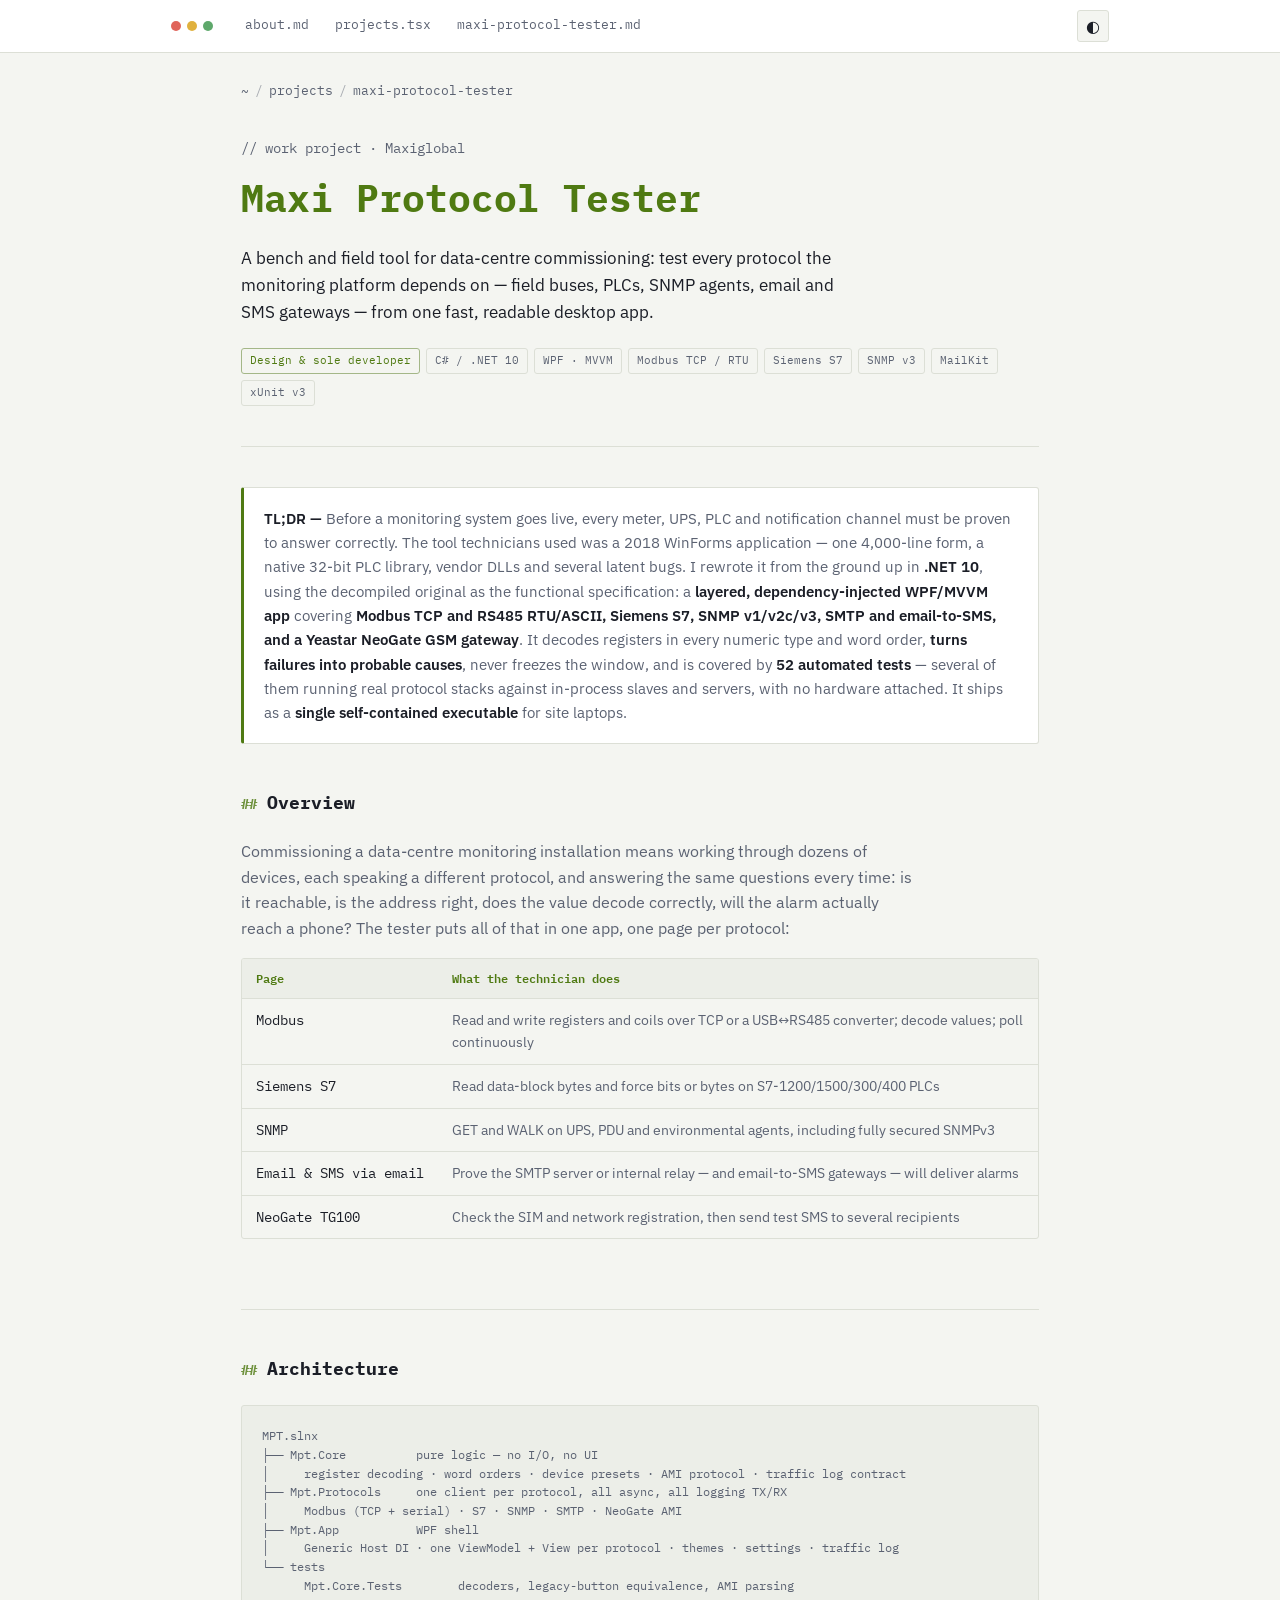
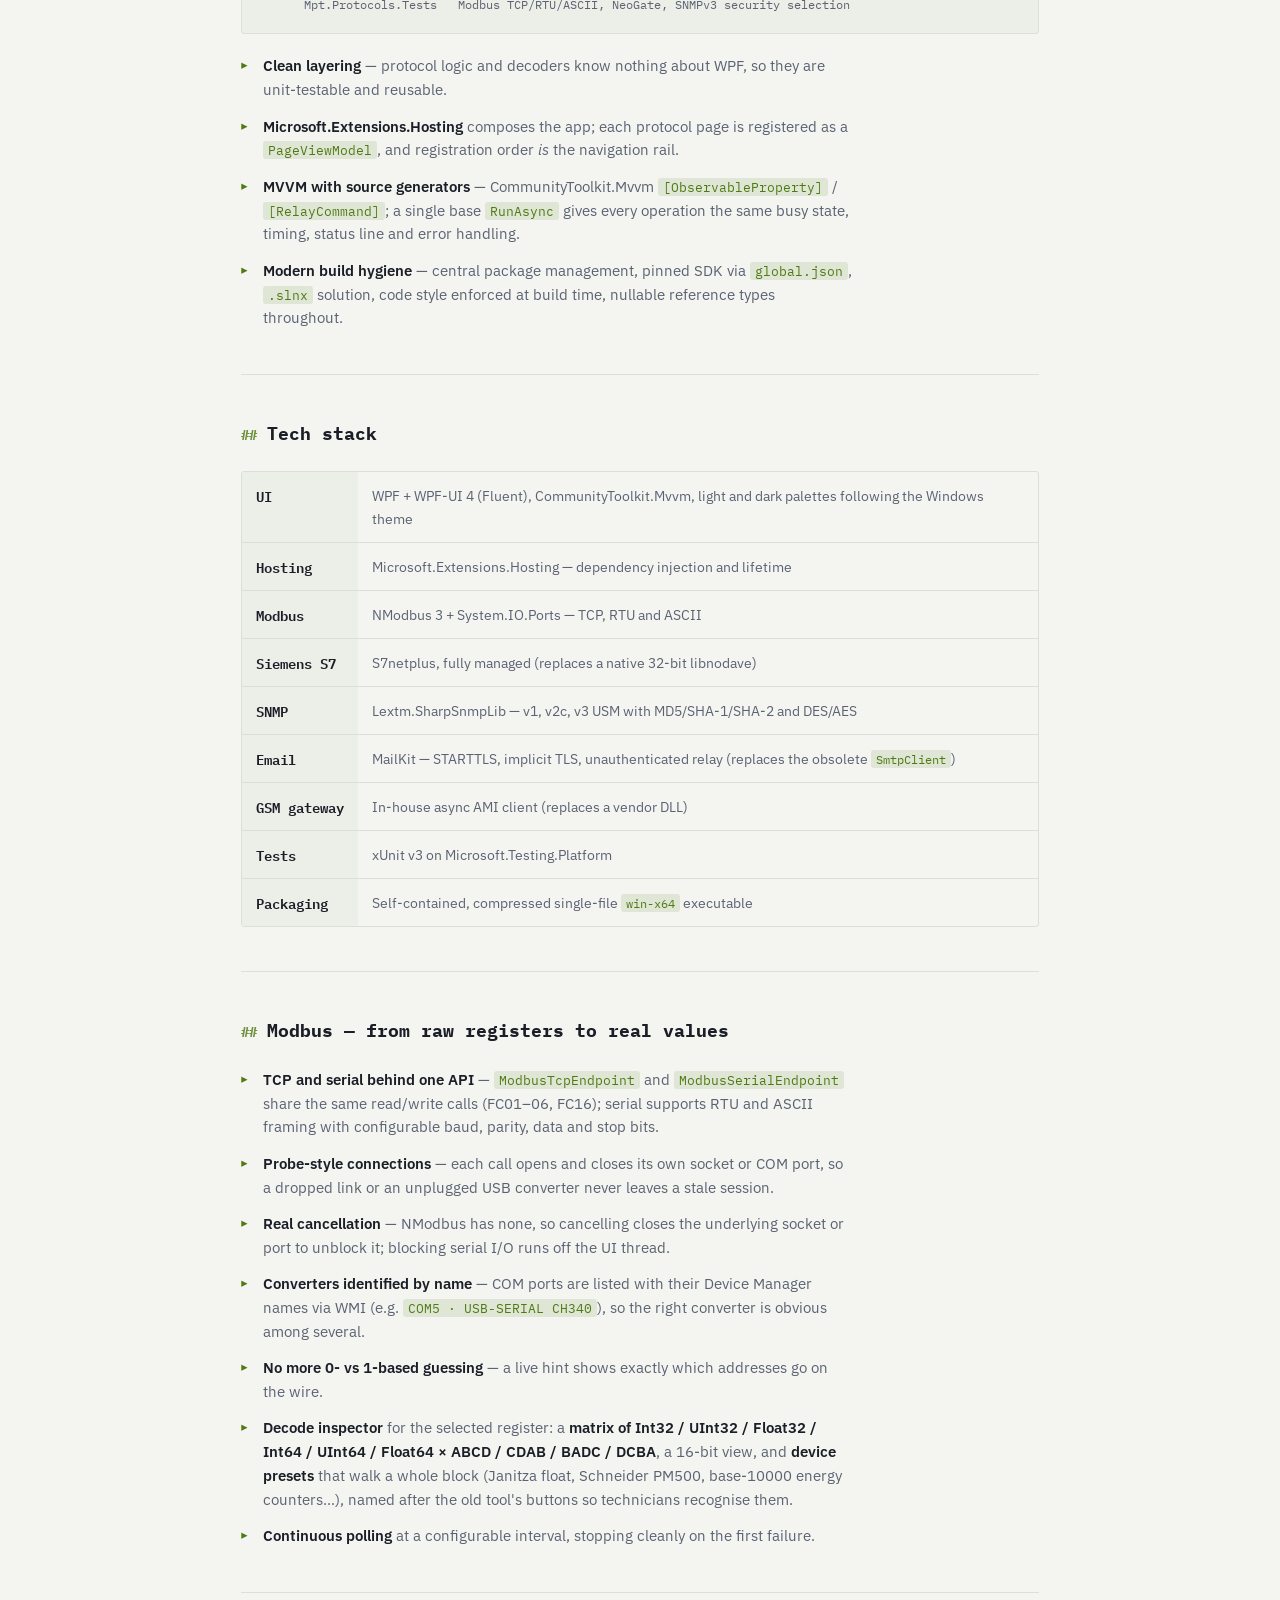
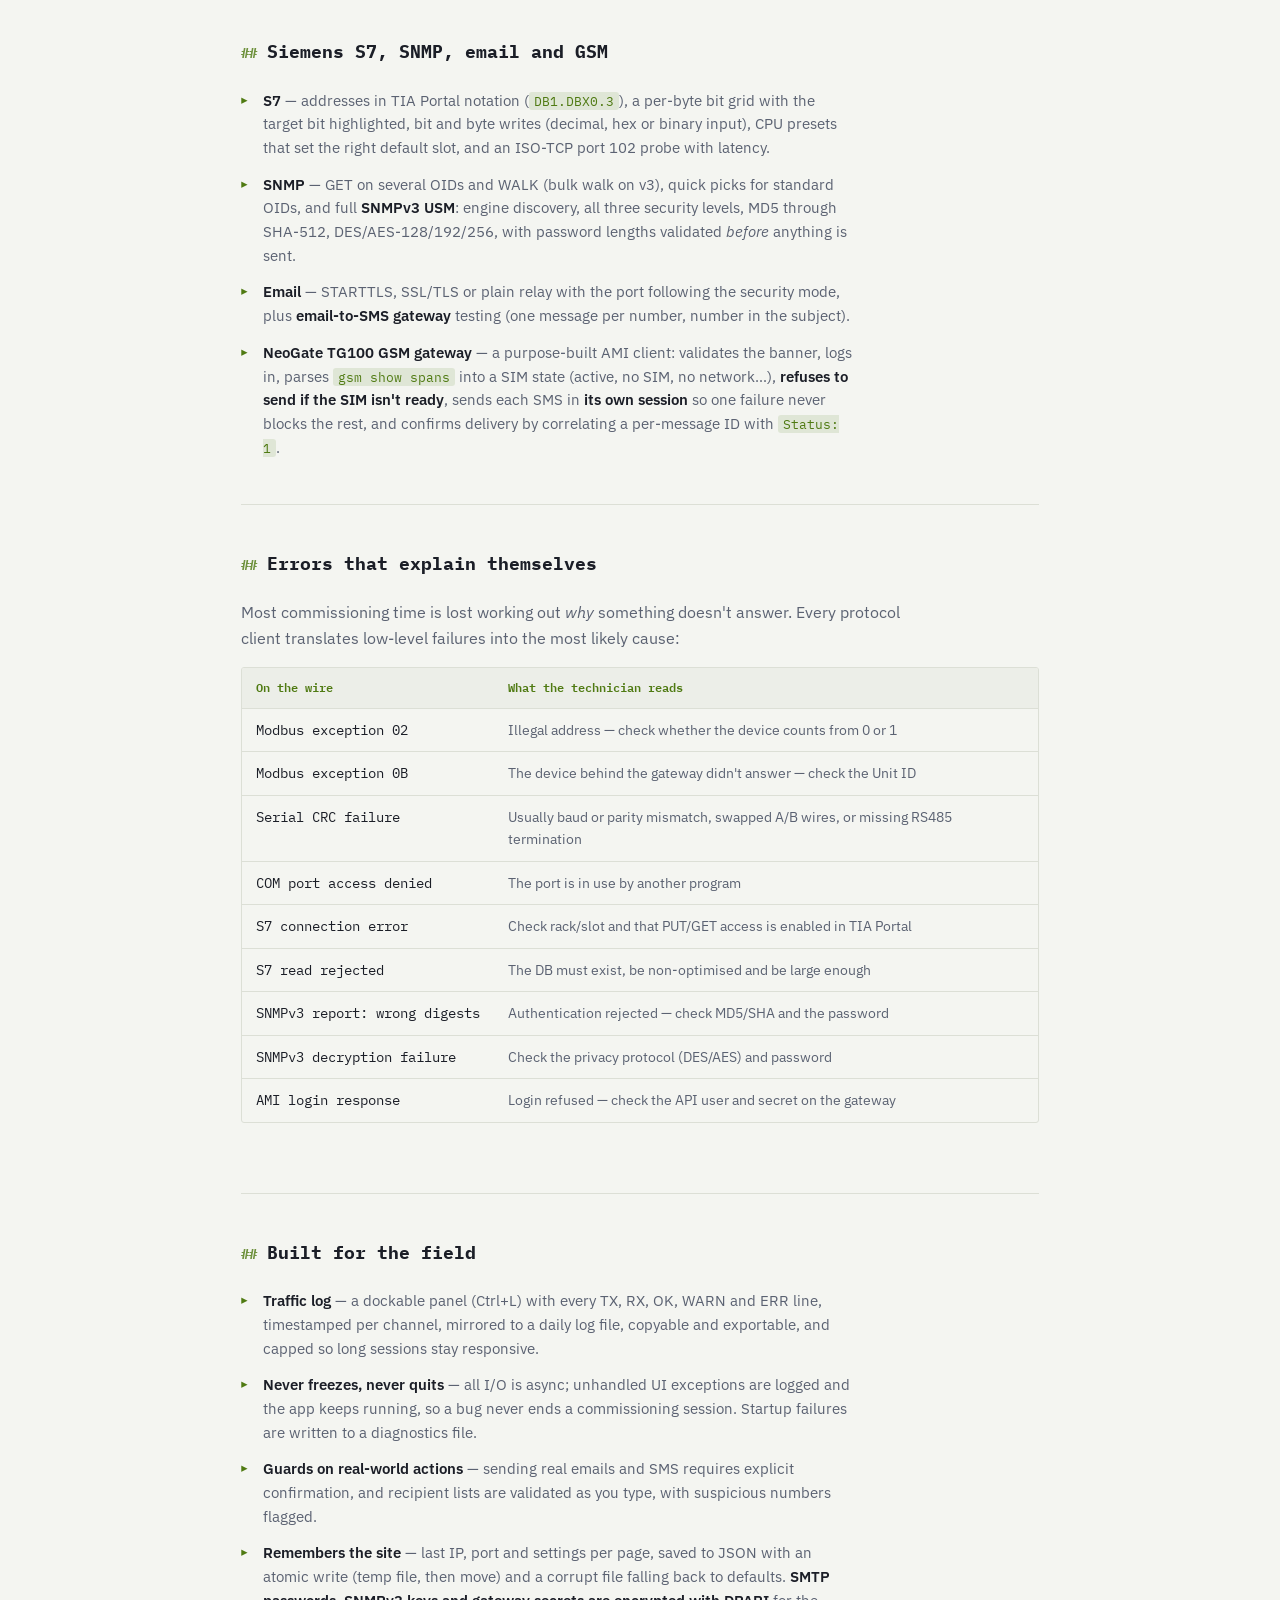
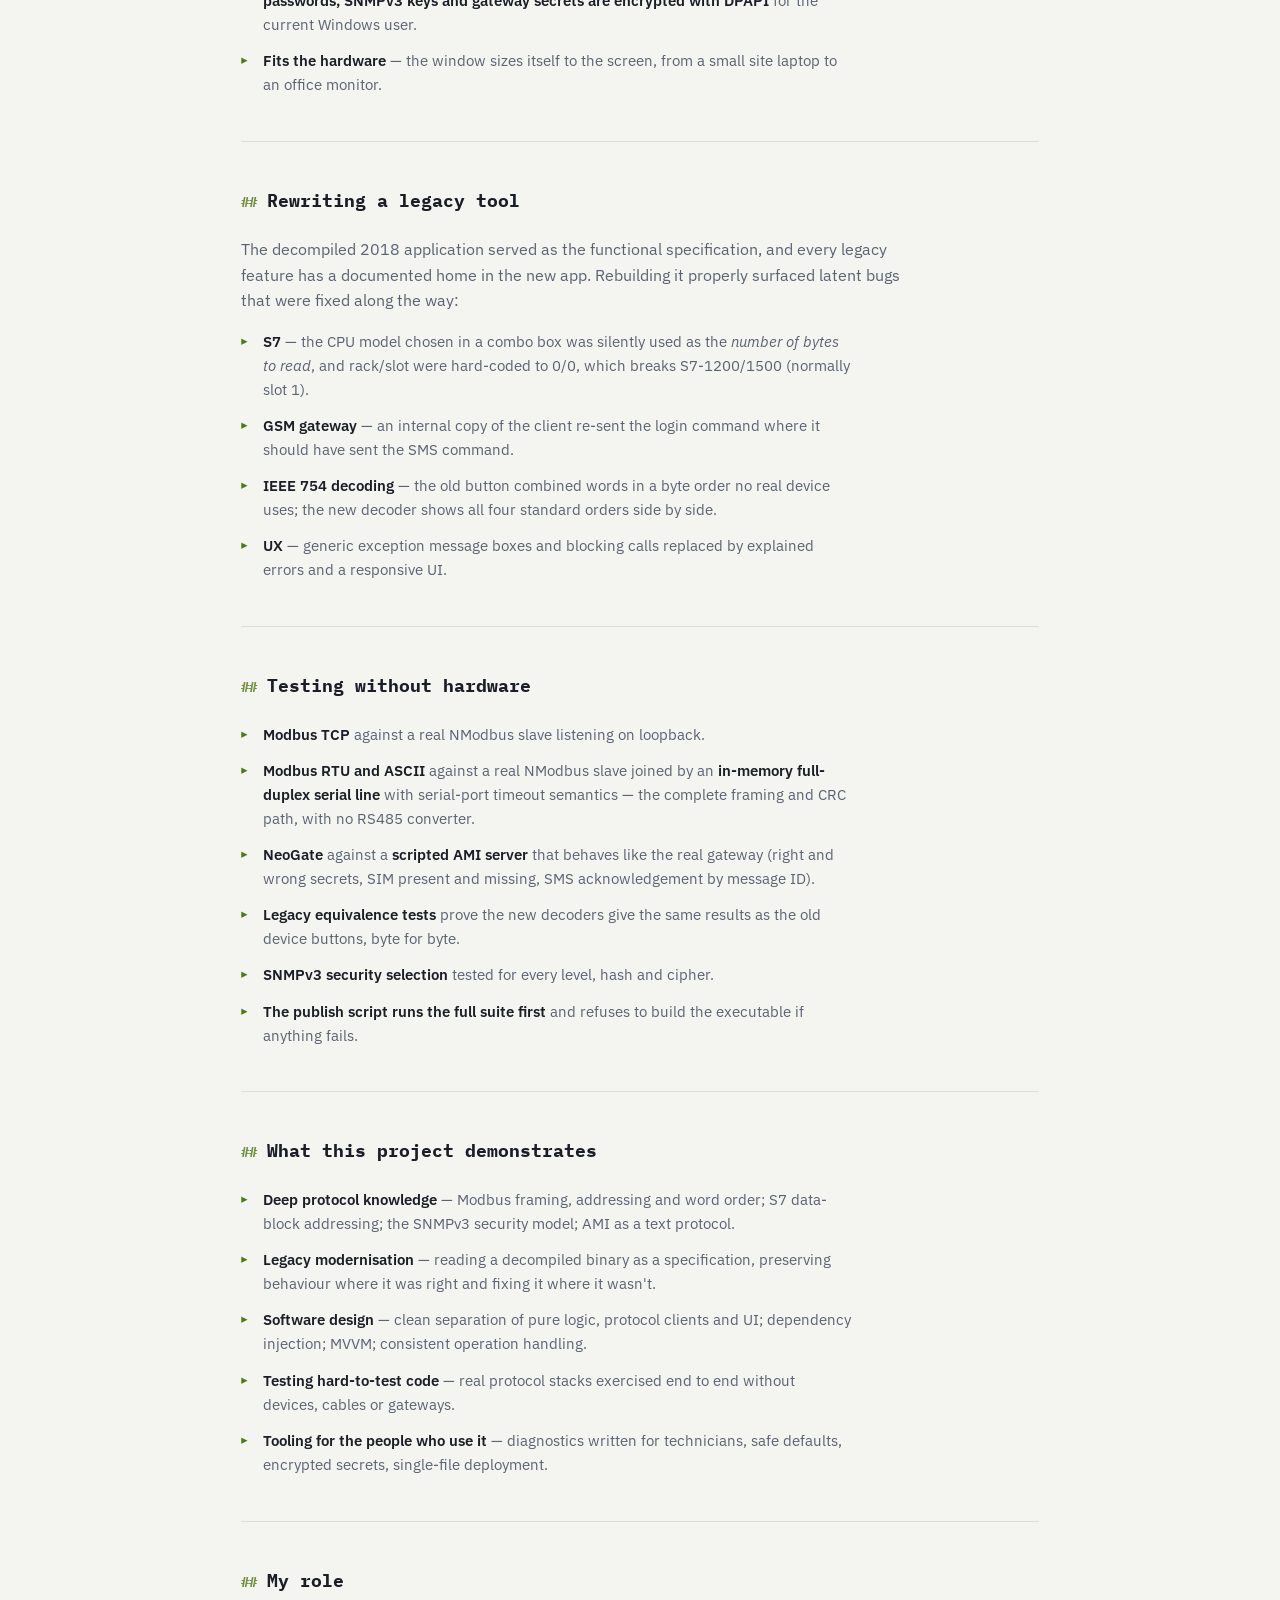
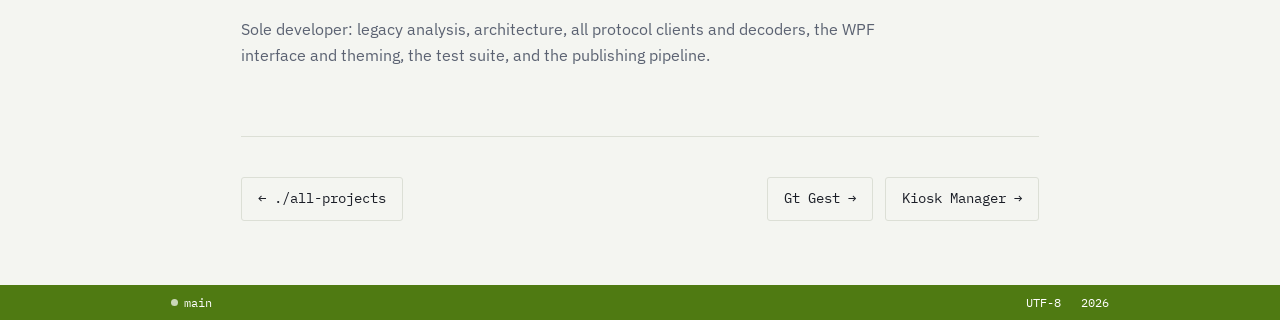
<file: projects/maxi-protocol-tester.html>
<!DOCTYPE html>
<html lang="en">
<head>
<meta charset="UTF-8">
<meta name="viewport" content="width=device-width, initial-scale=1.0">
<title>Maxi Protocol Tester — Daniel Teixeira</title>
<meta name="description" content="Case study: a .NET 10 WPF commissioning toolkit for data-centre field devices — Modbus TCP and RS485 RTU/ASCII, Siemens S7, SNMP v1/v2c/v3, SMTP and a GSM gateway over AMI — rewritten from a legacy WinForms tool, with hardware-free integration tests.">
<link rel="stylesheet" href="../css/style.css?v=4">
<link rel="preconnect" href="https://fonts.googleapis.com">
<link rel="preconnect" href="https://fonts.gstatic.com" crossorigin>
<link href="https://fonts.googleapis.com/css2?family=IBM+Plex+Mono:wght@400;500;600;700&family=IBM+Plex+Sans:wght@400;500;600&display=swap" rel="stylesheet">
</head>
<body>

<header class="topbar">
  <div class="topbar-inner">
    <div class="window-dots" aria-hidden="true"><span></span><span></span><span></span></div>
    <nav class="tabs">
      <a href="../index.html#top" class="tab">about.md</a>
      <a href="../index.html#projects" class="tab">projects.tsx</a>
      <a href="maxi-protocol-tester.html" class="tab" aria-current="page">maxi-protocol-tester.md</a>
    </nav>
    <button class="theme-toggle" id="themeToggle" aria-label="Toggle theme" aria-pressed="false">
      <span class="theme-icon" aria-hidden="true">◐</span>
    </button>
  </div>
</header>

<main class="case">

  <p class="breadcrumb">
    <a href="../index.html">~</a><span class="sep">/</span><a href="../index.html#projects">projects</a><span class="sep">/</span>maxi-protocol-tester
  </p>

  <header class="case-header">
    <p class="case-kicker">// work project &middot; Maxiglobal</p>
    <h1 class="case-title">Maxi Protocol Tester</h1>
    <p class="case-lede">
      A bench and field tool for data-centre commissioning: test every protocol the monitoring
      platform depends on — field buses, PLCs, SNMP agents, email and SMS gateways — from one
      fast, readable desktop app.
    </p>
    <ul class="case-meta">
      <li class="is-role">Design &amp; sole developer</li>
      <li>C# / .NET 10</li>
      <li>WPF · MVVM</li>
      <li>Modbus TCP / RTU</li>
      <li>Siemens S7</li>
      <li>SNMP v3</li>
      <li>MailKit</li>
      <li>xUnit v3</li>
    </ul>
  </header>

  <div class="tldr">
    <p>
      <strong>TL;DR —</strong> Before a monitoring system goes live, every meter, UPS, PLC and
      notification channel must be proven to answer correctly. The tool technicians used was a
      2018 WinForms application — one 4,000-line form, a native 32-bit PLC library, vendor
      DLLs and several latent bugs. I rewrote it from the ground up in <strong>.NET 10</strong>,
      using the decompiled original as the functional specification: a <strong>layered,
      dependency-injected WPF/MVVM app</strong> covering <strong>Modbus TCP and RS485
      RTU/ASCII, Siemens S7, SNMP v1/v2c/v3, SMTP and email-to-SMS, and a Yeastar NeoGate GSM
      gateway</strong>. It decodes registers in every numeric type and word order,
      <strong>turns failures into probable causes</strong>, never freezes the window, and is
      covered by <strong>52 automated tests</strong> — several of them running real protocol
      stacks against in-process slaves and servers, with no hardware attached. It ships as a
      <strong>single self-contained executable</strong> for site laptops.
    </p>
  </div>

  <section class="case-section">
    <h2>Overview</h2>
    <p>
      Commissioning a data-centre monitoring installation means working through dozens of
      devices, each speaking a different protocol, and answering the same questions every
      time: is it reachable, is the address right, does the value decode correctly, will the
      alarm actually reach a phone? The tester puts all of that in one app, one page per
      protocol:
    </p>
    <div class="table-scroll">
      <table class="data-table">
        <thead>
          <tr><th scope="col">Page</th><th scope="col">What the technician does</th></tr>
        </thead>
        <tbody>
          <tr><td>Modbus</td><td>Read and write registers and coils over TCP or a USB↔RS485 converter; decode values; poll continuously</td></tr>
          <tr><td>Siemens S7</td><td>Read data-block bytes and force bits or bytes on S7-1200/1500/300/400 PLCs</td></tr>
          <tr><td>SNMP</td><td>GET and WALK on UPS, PDU and environmental agents, including fully secured SNMPv3</td></tr>
          <tr><td>Email &amp; SMS via email</td><td>Prove the SMTP server or internal relay — and email-to-SMS gateways — will deliver alarms</td></tr>
          <tr><td>NeoGate TG100</td><td>Check the SIM and network registration, then send test SMS to several recipients</td></tr>
        </tbody>
      </table>
    </div>
  </section>

  <section class="case-section">
    <h2>Architecture</h2>
    <pre class="diagram">MPT.slnx
├── Mpt.Core          pure logic — no I/O, no UI
│     register decoding · word orders · device presets · AMI protocol · traffic log contract
├── Mpt.Protocols     one client per protocol, all async, all logging TX/RX
│     Modbus (TCP + serial) · S7 · SNMP · SMTP · NeoGate AMI
├── Mpt.App           WPF shell
│     Generic Host DI · one ViewModel + View per protocol · themes · settings · traffic log
└── tests
      Mpt.Core.Tests        decoders, legacy-button equivalence, AMI parsing
      Mpt.Protocols.Tests   Modbus TCP/RTU/ASCII, NeoGate, SNMPv3 security selection</pre>
    <ul class="bullets">
      <li>
        <strong>Clean layering</strong> — protocol logic and decoders know nothing about WPF,
        so they are unit-testable and reusable.
      </li>
      <li>
        <strong>Microsoft.Extensions.Hosting</strong> composes the app; each protocol page is
        registered as a <code>PageViewModel</code>, and registration order <em>is</em> the
        navigation rail.
      </li>
      <li>
        <strong>MVVM with source generators</strong> — CommunityToolkit.Mvvm
        <code>[ObservableProperty]</code> / <code>[RelayCommand]</code>; a single base
        <code>RunAsync</code> gives every operation the same busy state, timing, status line
        and error handling.
      </li>
      <li>
        <strong>Modern build hygiene</strong> — central package management, pinned SDK via
        <code>global.json</code>, <code>.slnx</code> solution, code style enforced at build
        time, nullable reference types throughout.
      </li>
    </ul>
  </section>

  <section class="case-section">
    <h2>Tech stack</h2>
    <table class="stack-table">
      <tbody>
        <tr>
          <th scope="row">UI</th>
          <td>WPF + WPF-UI 4 (Fluent), CommunityToolkit.Mvvm, light and dark palettes following the Windows theme</td>
        </tr>
        <tr>
          <th scope="row">Hosting</th>
          <td>Microsoft.Extensions.Hosting — dependency injection and lifetime</td>
        </tr>
        <tr>
          <th scope="row">Modbus</th>
          <td>NModbus 3 + System.IO.Ports — TCP, RTU and ASCII</td>
        </tr>
        <tr>
          <th scope="row">Siemens S7</th>
          <td>S7netplus, fully managed (replaces a native 32-bit libnodave)</td>
        </tr>
        <tr>
          <th scope="row">SNMP</th>
          <td>Lextm.SharpSnmpLib — v1, v2c, v3 USM with MD5/SHA-1/SHA-2 and DES/AES</td>
        </tr>
        <tr>
          <th scope="row">Email</th>
          <td>MailKit — STARTTLS, implicit TLS, unauthenticated relay (replaces the obsolete <code>SmtpClient</code>)</td>
        </tr>
        <tr>
          <th scope="row">GSM gateway</th>
          <td>In-house async AMI client (replaces a vendor DLL)</td>
        </tr>
        <tr>
          <th scope="row">Tests</th>
          <td>xUnit v3 on Microsoft.Testing.Platform</td>
        </tr>
        <tr>
          <th scope="row">Packaging</th>
          <td>Self-contained, compressed single-file <code>win-x64</code> executable</td>
        </tr>
      </tbody>
    </table>
  </section>

  <section class="case-section">
    <h2>Modbus — from raw registers to real values</h2>
    <ul class="bullets">
      <li>
        <strong>TCP and serial behind one API</strong> — <code>ModbusTcpEndpoint</code> and
        <code>ModbusSerialEndpoint</code> share the same read/write calls (FC01–06, FC16);
        serial supports RTU and ASCII framing with configurable baud, parity, data and stop
        bits.
      </li>
      <li>
        <strong>Probe-style connections</strong> — each call opens and closes its own socket or
        COM port, so a dropped link or an unplugged USB converter never leaves a stale session.
      </li>
      <li>
        <strong>Real cancellation</strong> — NModbus has none, so cancelling closes the
        underlying socket or port to unblock it; blocking serial I/O runs off the UI thread.
      </li>
      <li>
        <strong>Converters identified by name</strong> — COM ports are listed with their Device
        Manager names via WMI (e.g. <code>COM5 · USB-SERIAL CH340</code>), so the right
        converter is obvious among several.
      </li>
      <li>
        <strong>No more 0- vs 1-based guessing</strong> — a live hint shows exactly which
        addresses go on the wire.
      </li>
      <li>
        <strong>Decode inspector</strong> for the selected register: a <strong>matrix of Int32 /
        UInt32 / Float32 / Int64 / UInt64 / Float64 × ABCD / CDAB / BADC / DCBA</strong>, a
        16-bit view, and <strong>device presets</strong> that walk a whole block (Janitza
        float, Schneider PM500, base-10000 energy counters…), named after the old tool's
        buttons so technicians recognise them.
      </li>
      <li>
        <strong>Continuous polling</strong> at a configurable interval, stopping cleanly on the
        first failure.
      </li>
    </ul>
  </section>

  <section class="case-section">
    <h2>Siemens S7, SNMP, email and GSM</h2>
    <ul class="bullets">
      <li>
        <strong>S7</strong> — addresses in TIA Portal notation (<code>DB1.DBX0.3</code>), a
        per-byte bit grid with the target bit highlighted, bit and byte writes (decimal, hex or
        binary input), CPU presets that set the right default slot, and an ISO-TCP port 102
        probe with latency.
      </li>
      <li>
        <strong>SNMP</strong> — GET on several OIDs and WALK (bulk walk on v3), quick picks for
        standard OIDs, and full <strong>SNMPv3 USM</strong>: engine discovery, all three
        security levels, MD5 through SHA-512, DES/AES-128/192/256, with password lengths
        validated <em>before</em> anything is sent.
      </li>
      <li>
        <strong>Email</strong> — STARTTLS, SSL/TLS or plain relay with the port following the
        security mode, plus <strong>email-to-SMS gateway</strong> testing (one message per
        number, number in the subject).
      </li>
      <li>
        <strong>NeoGate TG100 GSM gateway</strong> — a purpose-built AMI client: validates the
        banner, logs in, parses <code>gsm show spans</code> into a SIM state (active, no SIM, no
        network…), <strong>refuses to send if the SIM isn't ready</strong>, sends each SMS in
        <strong>its own session</strong> so one failure never blocks the rest, and confirms
        delivery by correlating a per-message ID with <code>Status: 1</code>.
      </li>
    </ul>
  </section>

  <section class="case-section">
    <h2>Errors that explain themselves</h2>
    <p>
      Most commissioning time is lost working out <em>why</em> something doesn't answer. Every
      protocol client translates low-level failures into the most likely cause:
    </p>
    <div class="table-scroll">
      <table class="data-table">
        <thead>
          <tr><th scope="col">On the wire</th><th scope="col">What the technician reads</th></tr>
        </thead>
        <tbody>
          <tr><td>Modbus exception 02</td><td>Illegal address — check whether the device counts from 0 or 1</td></tr>
          <tr><td>Modbus exception 0B</td><td>The device behind the gateway didn't answer — check the Unit ID</td></tr>
          <tr><td>Serial CRC failure</td><td>Usually baud or parity mismatch, swapped A/B wires, or missing RS485 termination</td></tr>
          <tr><td>COM port access denied</td><td>The port is in use by another program</td></tr>
          <tr><td>S7 connection error</td><td>Check rack/slot and that PUT/GET access is enabled in TIA Portal</td></tr>
          <tr><td>S7 read rejected</td><td>The DB must exist, be non-optimised and be large enough</td></tr>
          <tr><td>SNMPv3 report: wrong digests</td><td>Authentication rejected — check MD5/SHA and the password</td></tr>
          <tr><td>SNMPv3 decryption failure</td><td>Check the privacy protocol (DES/AES) and password</td></tr>
          <tr><td>AMI login response</td><td>Login refused — check the API user and secret on the gateway</td></tr>
        </tbody>
      </table>
    </div>
  </section>

  <section class="case-section">
    <h2>Built for the field</h2>
    <ul class="bullets">
      <li>
        <strong>Traffic log</strong> — a dockable panel (Ctrl+L) with every TX, RX, OK, WARN
        and ERR line, timestamped per channel, mirrored to a daily log file, copyable and
        exportable, and capped so long sessions stay responsive.
      </li>
      <li>
        <strong>Never freezes, never quits</strong> — all I/O is async; unhandled UI exceptions
        are logged and the app keeps running, so a bug never ends a commissioning session.
        Startup failures are written to a diagnostics file.
      </li>
      <li>
        <strong>Guards on real-world actions</strong> — sending real emails and SMS requires
        explicit confirmation, and recipient lists are validated as you type, with suspicious
        numbers flagged.
      </li>
      <li>
        <strong>Remembers the site</strong> — last IP, port and settings per page, saved to
        JSON with an atomic write (temp file, then move) and a corrupt file falling back to
        defaults. <strong>SMTP passwords, SNMPv3 keys and gateway secrets are encrypted with
        DPAPI</strong> for the current Windows user.
      </li>
      <li>
        <strong>Fits the hardware</strong> — the window sizes itself to the screen, from a
        small site laptop to an office monitor.
      </li>
    </ul>
  </section>

  <section class="case-section">
    <h2>Rewriting a legacy tool</h2>
    <p>
      The decompiled 2018 application served as the functional specification, and every
      legacy feature has a documented home in the new app. Rebuilding it properly surfaced
      latent bugs that were fixed along the way:
    </p>
    <ul class="bullets">
      <li>
        <strong>S7</strong> — the CPU model chosen in a combo box was silently used as the
        <em>number of bytes to read</em>, and rack/slot were hard-coded to 0/0, which breaks
        S7-1200/1500 (normally slot 1).
      </li>
      <li>
        <strong>GSM gateway</strong> — an internal copy of the client re-sent the login command
        where it should have sent the SMS command.
      </li>
      <li>
        <strong>IEEE 754 decoding</strong> — the old button combined words in a byte order no
        real device uses; the new decoder shows all four standard orders side by side.
      </li>
      <li>
        <strong>UX</strong> — generic exception message boxes and blocking calls replaced by
        explained errors and a responsive UI.
      </li>
    </ul>
  </section>

  <section class="case-section">
    <h2>Testing without hardware</h2>
    <ul class="bullets">
      <li><strong>Modbus TCP</strong> against a real NModbus slave listening on loopback.</li>
      <li>
        <strong>Modbus RTU and ASCII</strong> against a real NModbus slave joined by an
        <strong>in-memory full-duplex serial line</strong> with serial-port timeout semantics
        — the complete framing and CRC path, with no RS485 converter.
      </li>
      <li>
        <strong>NeoGate</strong> against a <strong>scripted AMI server</strong> that behaves
        like the real gateway (right and wrong secrets, SIM present and missing, SMS
        acknowledgement by message ID).
      </li>
      <li>
        <strong>Legacy equivalence tests</strong> prove the new decoders give the same results
        as the old device buttons, byte for byte.
      </li>
      <li><strong>SNMPv3 security selection</strong> tested for every level, hash and cipher.</li>
      <li>
        <strong>The publish script runs the full suite first</strong> and refuses to build the
        executable if anything fails.
      </li>
    </ul>
  </section>

  <section class="case-section">
    <h2>What this project demonstrates</h2>
    <ul class="bullets">
      <li>
        <strong>Deep protocol knowledge</strong> — Modbus framing, addressing and word order;
        S7 data-block addressing; the SNMPv3 security model; AMI as a text protocol.
      </li>
      <li>
        <strong>Legacy modernisation</strong> — reading a decompiled binary as a specification,
        preserving behaviour where it was right and fixing it where it wasn't.
      </li>
      <li>
        <strong>Software design</strong> — clean separation of pure logic, protocol clients and
        UI; dependency injection; MVVM; consistent operation handling.
      </li>
      <li>
        <strong>Testing hard-to-test code</strong> — real protocol stacks exercised end to end
        without devices, cables or gateways.
      </li>
      <li>
        <strong>Tooling for the people who use it</strong> — diagnostics written for
        technicians, safe defaults, encrypted secrets, single-file deployment.
      </li>
    </ul>
  </section>

  <section class="case-section">
    <h2>My role</h2>
    <p>
      Sole developer: legacy analysis, architecture, all protocol clients and decoders, the
      WPF interface and theming, the test suite, and the publishing pipeline.
    </p>
  </section>

  <nav class="case-nav">
    <a href="../index.html#projects" class="btn btn-ghost">&larr; ./all-projects</a>
    <span class="case-nav-links">
      <a href="gt-gest.html" class="btn btn-ghost">Gt Gest &rarr;</a>
      <a href="kiosk-manager.html" class="btn btn-ghost">Kiosk Manager &rarr;</a>
    </span>
  </nav>

</main>

<footer class="statusbar">
  <div class="statusbar-inner">
    <span class="branch"><span class="branch-dot" aria-hidden="true"></span>main</span>
    <span class="statusbar-spacer"></span>
    <span>UTF-8</span>
    <span id="year"></span>
  </div>
</footer>

<script src="../js/script.js"></script>
</body>
</html>
</file>
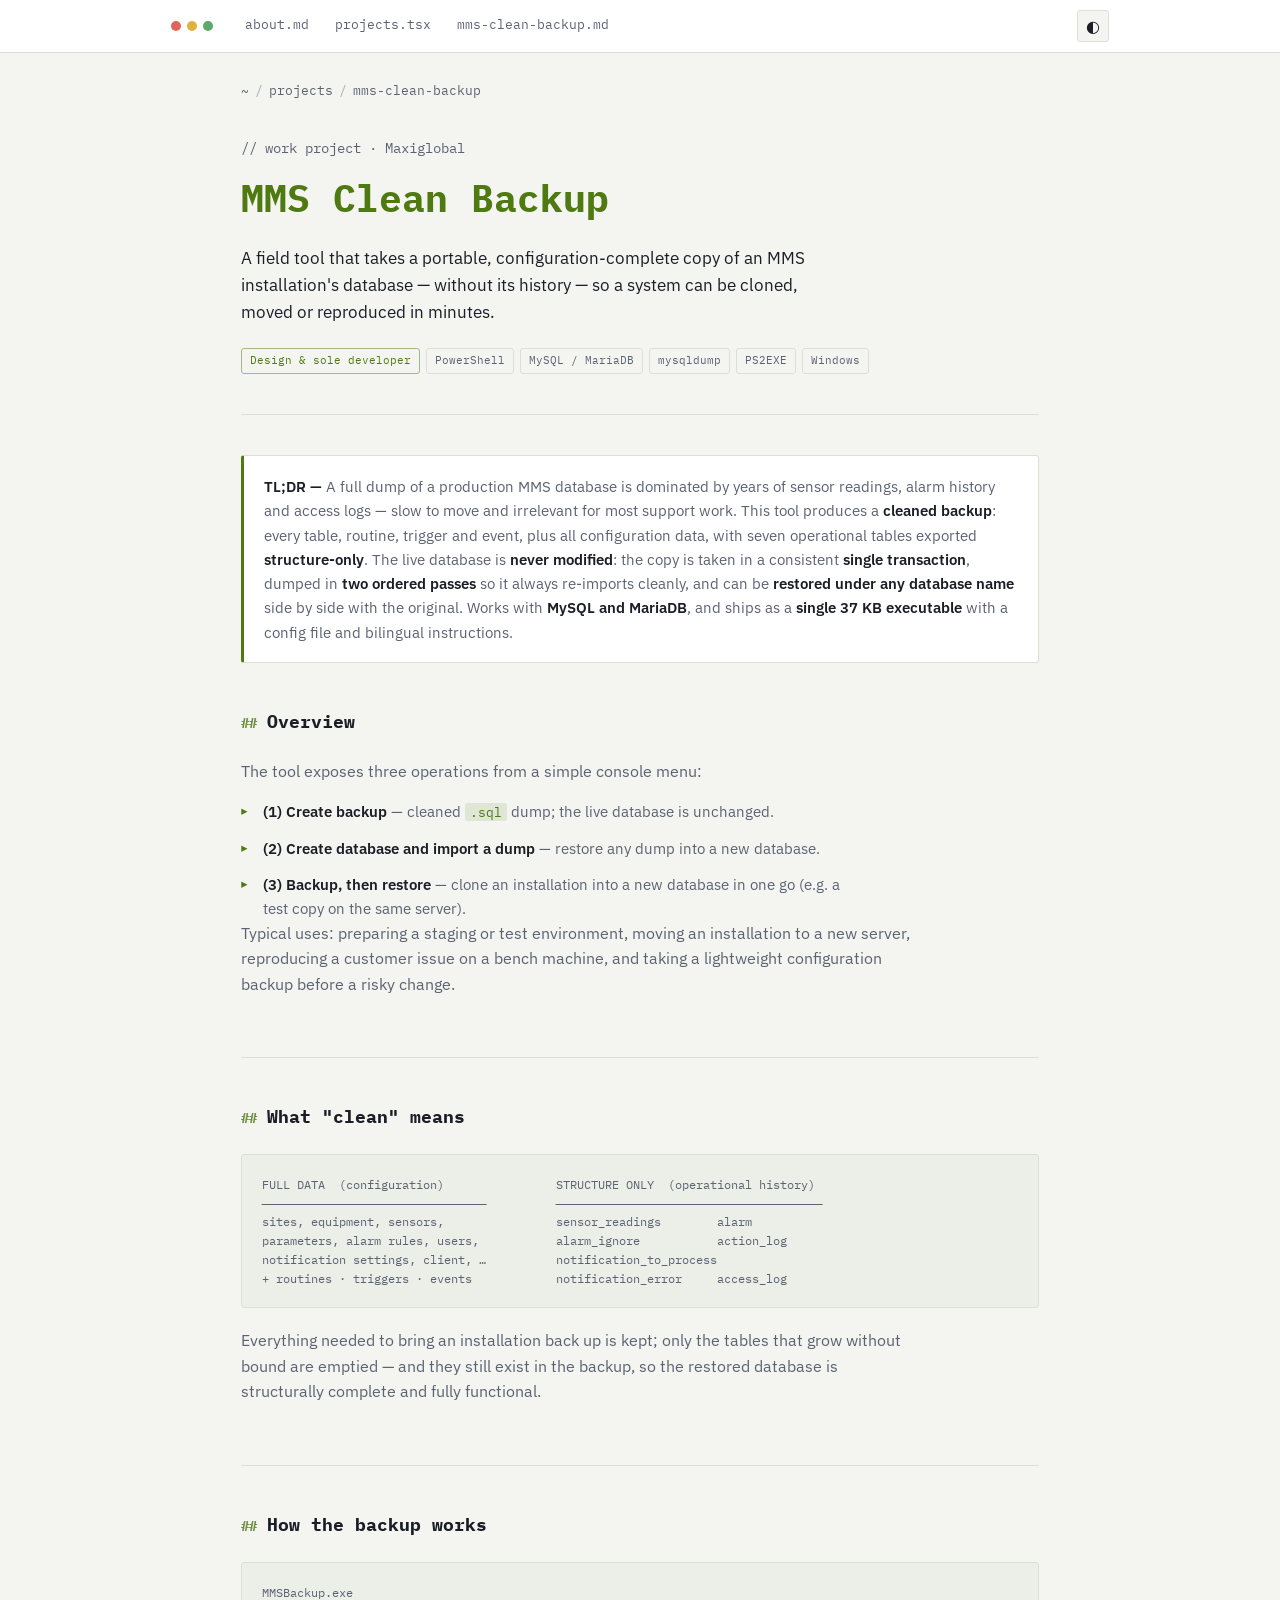
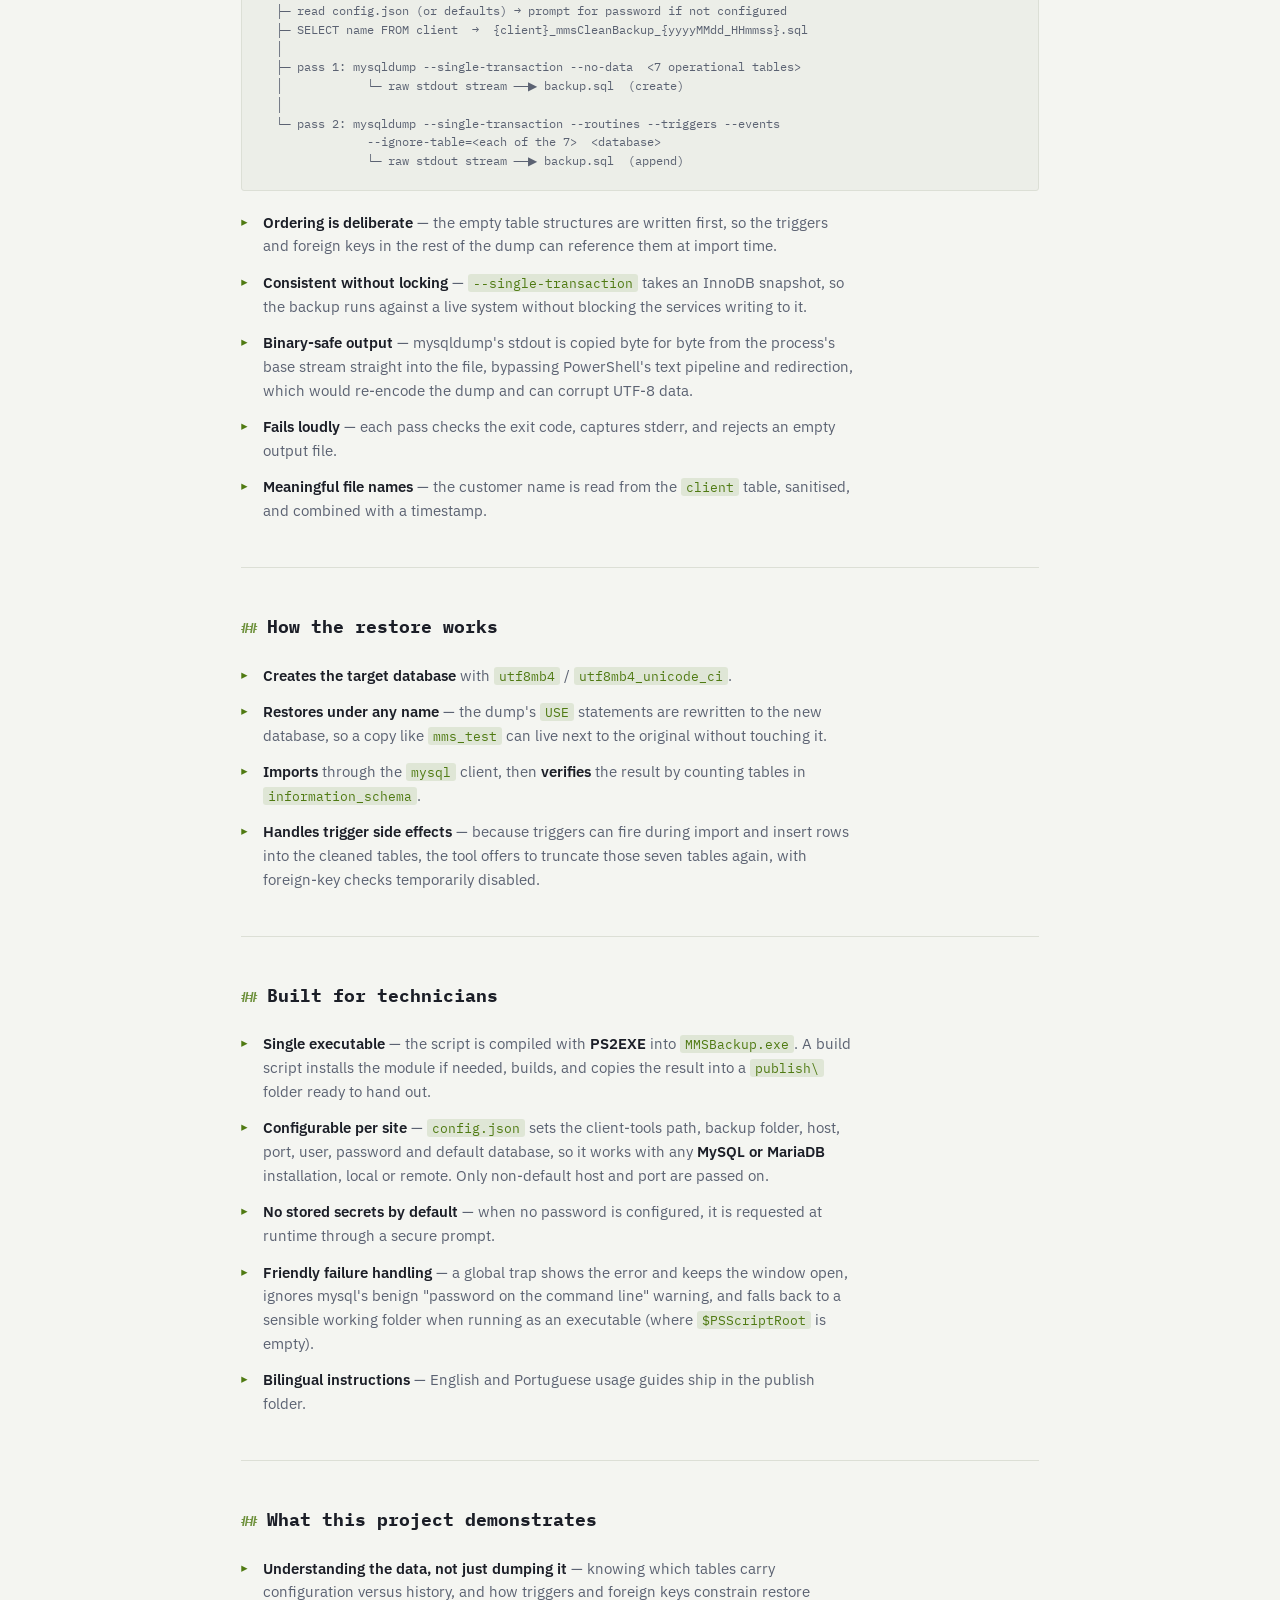
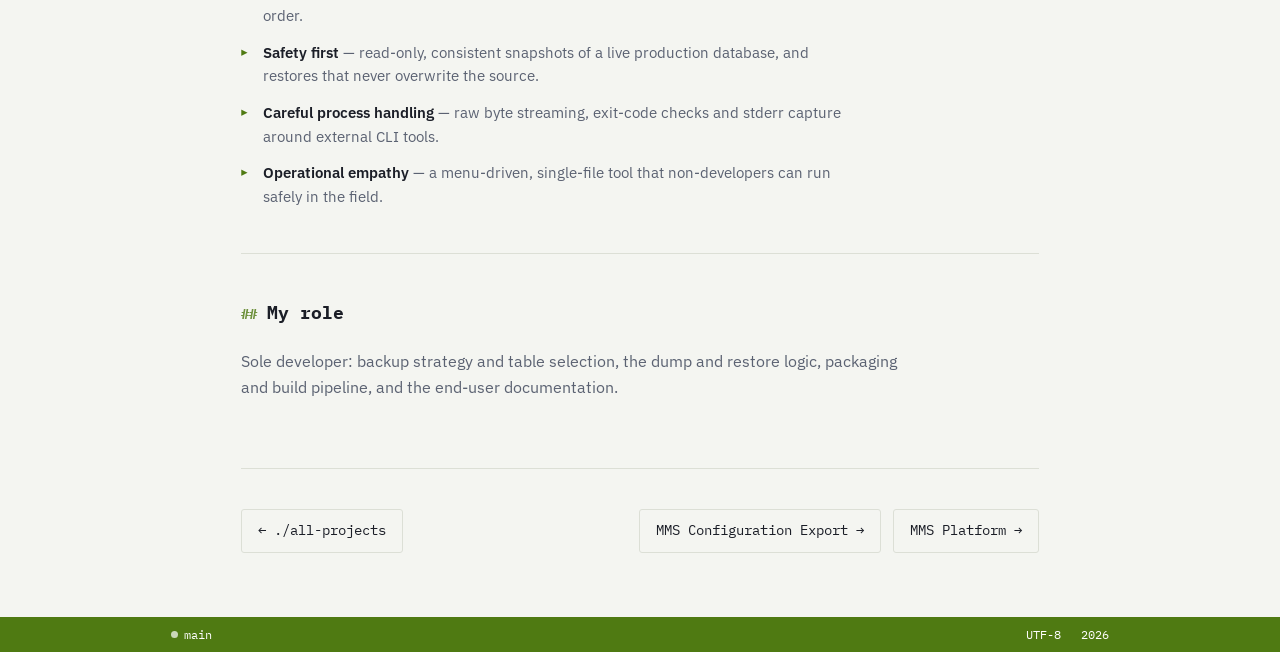
<file: projects/mms-clean-backup.html>
<!DOCTYPE html>
<html lang="en">
<head>
<meta charset="UTF-8">
<meta name="viewport" content="width=device-width, initial-scale=1.0">
<title>MMS Clean Backup — Daniel Teixeira</title>
<meta name="description" content="Case study: a PowerShell field tool that takes consistent, configuration-complete MySQL/MariaDB backups of MMS installations without their history tables, restores them under any name, and ships as a single executable.">
<link rel="stylesheet" href="../css/style.css?v=4">
<link rel="preconnect" href="https://fonts.googleapis.com">
<link rel="preconnect" href="https://fonts.gstatic.com" crossorigin>
<link href="https://fonts.googleapis.com/css2?family=IBM+Plex+Mono:wght@400;500;600;700&family=IBM+Plex+Sans:wght@400;500;600&display=swap" rel="stylesheet">
</head>
<body>

<header class="topbar">
  <div class="topbar-inner">
    <div class="window-dots" aria-hidden="true"><span></span><span></span><span></span></div>
    <nav class="tabs">
      <a href="../index.html#top" class="tab">about.md</a>
      <a href="../index.html#projects" class="tab">projects.tsx</a>
      <a href="mms-clean-backup.html" class="tab" aria-current="page">mms-clean-backup.md</a>
    </nav>
    <button class="theme-toggle" id="themeToggle" aria-label="Toggle theme" aria-pressed="false">
      <span class="theme-icon" aria-hidden="true">◐</span>
    </button>
  </div>
</header>

<main class="case">

  <p class="breadcrumb">
    <a href="../index.html">~</a><span class="sep">/</span><a href="../index.html#projects">projects</a><span class="sep">/</span>mms-clean-backup
  </p>

  <header class="case-header">
    <p class="case-kicker">// work project &middot; Maxiglobal</p>
    <h1 class="case-title">MMS Clean Backup</h1>
    <p class="case-lede">
      A field tool that takes a portable, configuration-complete copy of an MMS
      installation's database — without its history — so a system can be cloned, moved or
      reproduced in minutes.
    </p>
    <ul class="case-meta">
      <li class="is-role">Design &amp; sole developer</li>
      <li>PowerShell</li>
      <li>MySQL / MariaDB</li>
      <li>mysqldump</li>
      <li>PS2EXE</li>
      <li>Windows</li>
    </ul>
  </header>

  <div class="tldr">
    <p>
      <strong>TL;DR —</strong> A full dump of a production MMS database is dominated by years
      of sensor readings, alarm history and access logs — slow to move and irrelevant for
      most support work. This tool produces a <strong>cleaned backup</strong>: every table,
      routine, trigger and event, plus all configuration data, with seven operational tables
      exported <strong>structure-only</strong>. The live database is <strong>never
      modified</strong>: the copy is taken in a consistent <strong>single transaction</strong>,
      dumped in <strong>two ordered passes</strong> so it always re-imports cleanly, and can
      be <strong>restored under any database name</strong> side by side with the original.
      Works with <strong>MySQL and MariaDB</strong>, and ships as a <strong>single 37 KB
      executable</strong> with a config file and bilingual instructions.
    </p>
  </div>

  <section class="case-section">
    <h2>Overview</h2>
    <p>The tool exposes three operations from a simple console menu:</p>
    <ul class="bullets">
      <li><strong>(1) Create backup</strong> — cleaned <code>.sql</code> dump; the live database is unchanged.</li>
      <li><strong>(2) Create database and import a dump</strong> — restore any dump into a new database.</li>
      <li><strong>(3) Backup, then restore</strong> — clone an installation into a new database in one go (e.g. a test copy on the same server).</li>
    </ul>
    <p>
      Typical uses: preparing a staging or test environment, moving an installation to a new
      server, reproducing a customer issue on a bench machine, and taking a lightweight
      configuration backup before a risky change.
    </p>
  </section>

  <section class="case-section">
    <h2>What "clean" means</h2>
    <pre class="diagram">FULL DATA  (configuration)                STRUCTURE ONLY  (operational history)
────────────────────────────────          ──────────────────────────────────────
sites, equipment, sensors,                sensor_readings        alarm
parameters, alarm rules, users,           alarm_ignore           action_log
notification settings, client, …          notification_to_process
+ routines · triggers · events            notification_error     access_log</pre>
    <p>
      Everything needed to bring an installation back up is kept; only the tables that grow
      without bound are emptied — and they still exist in the backup, so the restored database
      is structurally complete and fully functional.
    </p>
  </section>

  <section class="case-section">
    <h2>How the backup works</h2>
    <pre class="diagram">MMSBackup.exe
  ├─ read config.json (or defaults) → prompt for password if not configured
  ├─ SELECT name FROM client  →  {client}_mmsCleanBackup_{yyyyMMdd_HHmmss}.sql
  │
  ├─ pass 1: mysqldump --single-transaction --no-data  &lt;7 operational tables&gt;
  │            └─ raw stdout stream ──▶ backup.sql  (create)
  │
  └─ pass 2: mysqldump --single-transaction --routines --triggers --events
               --ignore-table=&lt;each of the 7&gt;  &lt;database&gt;
               └─ raw stdout stream ──▶ backup.sql  (append)</pre>
    <ul class="bullets">
      <li>
        <strong>Ordering is deliberate</strong> — the empty table structures are written
        first, so the triggers and foreign keys in the rest of the dump can reference them at
        import time.
      </li>
      <li>
        <strong>Consistent without locking</strong> — <code>--single-transaction</code> takes an
        InnoDB snapshot, so the backup runs against a live system without blocking the
        services writing to it.
      </li>
      <li>
        <strong>Binary-safe output</strong> — mysqldump's stdout is copied byte for byte from
        the process's base stream straight into the file, bypassing PowerShell's text
        pipeline and redirection, which would re-encode the dump and can corrupt UTF-8 data.
      </li>
      <li>
        <strong>Fails loudly</strong> — each pass checks the exit code, captures stderr, and
        rejects an empty output file.
      </li>
      <li>
        <strong>Meaningful file names</strong> — the customer name is read from the
        <code>client</code> table, sanitised, and combined with a timestamp.
      </li>
    </ul>
  </section>

  <section class="case-section">
    <h2>How the restore works</h2>
    <ul class="bullets">
      <li>
        <strong>Creates the target database</strong> with <code>utf8mb4</code> /
        <code>utf8mb4_unicode_ci</code>.
      </li>
      <li>
        <strong>Restores under any name</strong> — the dump's <code>USE</code> statements are
        rewritten to the new database, so a copy like <code>mms_test</code> can live next to
        the original without touching it.
      </li>
      <li>
        <strong>Imports</strong> through the <code>mysql</code> client, then
        <strong>verifies</strong> the result by counting tables in
        <code>information_schema</code>.
      </li>
      <li>
        <strong>Handles trigger side effects</strong> — because triggers can fire during import
        and insert rows into the cleaned tables, the tool offers to truncate those seven tables
        again, with foreign-key checks temporarily disabled.
      </li>
    </ul>
  </section>

  <section class="case-section">
    <h2>Built for technicians</h2>
    <ul class="bullets">
      <li>
        <strong>Single executable</strong> — the script is compiled with
        <strong>PS2EXE</strong> into <code>MMSBackup.exe</code>. A build script installs the
        module if needed, builds, and copies the result into a <code>publish\</code> folder
        ready to hand out.
      </li>
      <li>
        <strong>Configurable per site</strong> — <code>config.json</code> sets the client-tools
        path, backup folder, host, port, user, password and default database, so it works
        with any <strong>MySQL or MariaDB</strong> installation, local or remote. Only
        non-default host and port are passed on.
      </li>
      <li>
        <strong>No stored secrets by default</strong> — when no password is configured, it is
        requested at runtime through a secure prompt.
      </li>
      <li>
        <strong>Friendly failure handling</strong> — a global trap shows the error and keeps
        the window open, ignores mysql's benign "password on the command line" warning, and
        falls back to a sensible working folder when running as an executable (where
        <code>$PSScriptRoot</code> is empty).
      </li>
      <li>
        <strong>Bilingual instructions</strong> — English and Portuguese usage guides ship in
        the publish folder.
      </li>
    </ul>
  </section>

  <section class="case-section">
    <h2>What this project demonstrates</h2>
    <ul class="bullets">
      <li>
        <strong>Understanding the data, not just dumping it</strong> — knowing which tables
        carry configuration versus history, and how triggers and foreign keys constrain
        restore order.
      </li>
      <li>
        <strong>Safety first</strong> — read-only, consistent snapshots of a live production
        database, and restores that never overwrite the source.
      </li>
      <li>
        <strong>Careful process handling</strong> — raw byte streaming, exit-code checks and
        stderr capture around external CLI tools.
      </li>
      <li>
        <strong>Operational empathy</strong> — a menu-driven, single-file tool that
        non-developers can run safely in the field.
      </li>
    </ul>
  </section>

  <section class="case-section">
    <h2>My role</h2>
    <p>
      Sole developer: backup strategy and table selection, the dump and restore logic,
      packaging and build pipeline, and the end-user documentation.
    </p>
  </section>

  <nav class="case-nav">
    <a href="../index.html#projects" class="btn btn-ghost">&larr; ./all-projects</a>
    <span class="case-nav-links">
      <a href="mms-config-export.html" class="btn btn-ghost">MMS Configuration Export &rarr;</a>
      <a href="mms-platform.html" class="btn btn-ghost">MMS Platform &rarr;</a>
    </span>
  </nav>

</main>

<footer class="statusbar">
  <div class="statusbar-inner">
    <span class="branch"><span class="branch-dot" aria-hidden="true"></span>main</span>
    <span class="statusbar-spacer"></span>
    <span>UTF-8</span>
    <span id="year"></span>
  </div>
</footer>

<script src="../js/script.js"></script>
</body>
</html>
</file>
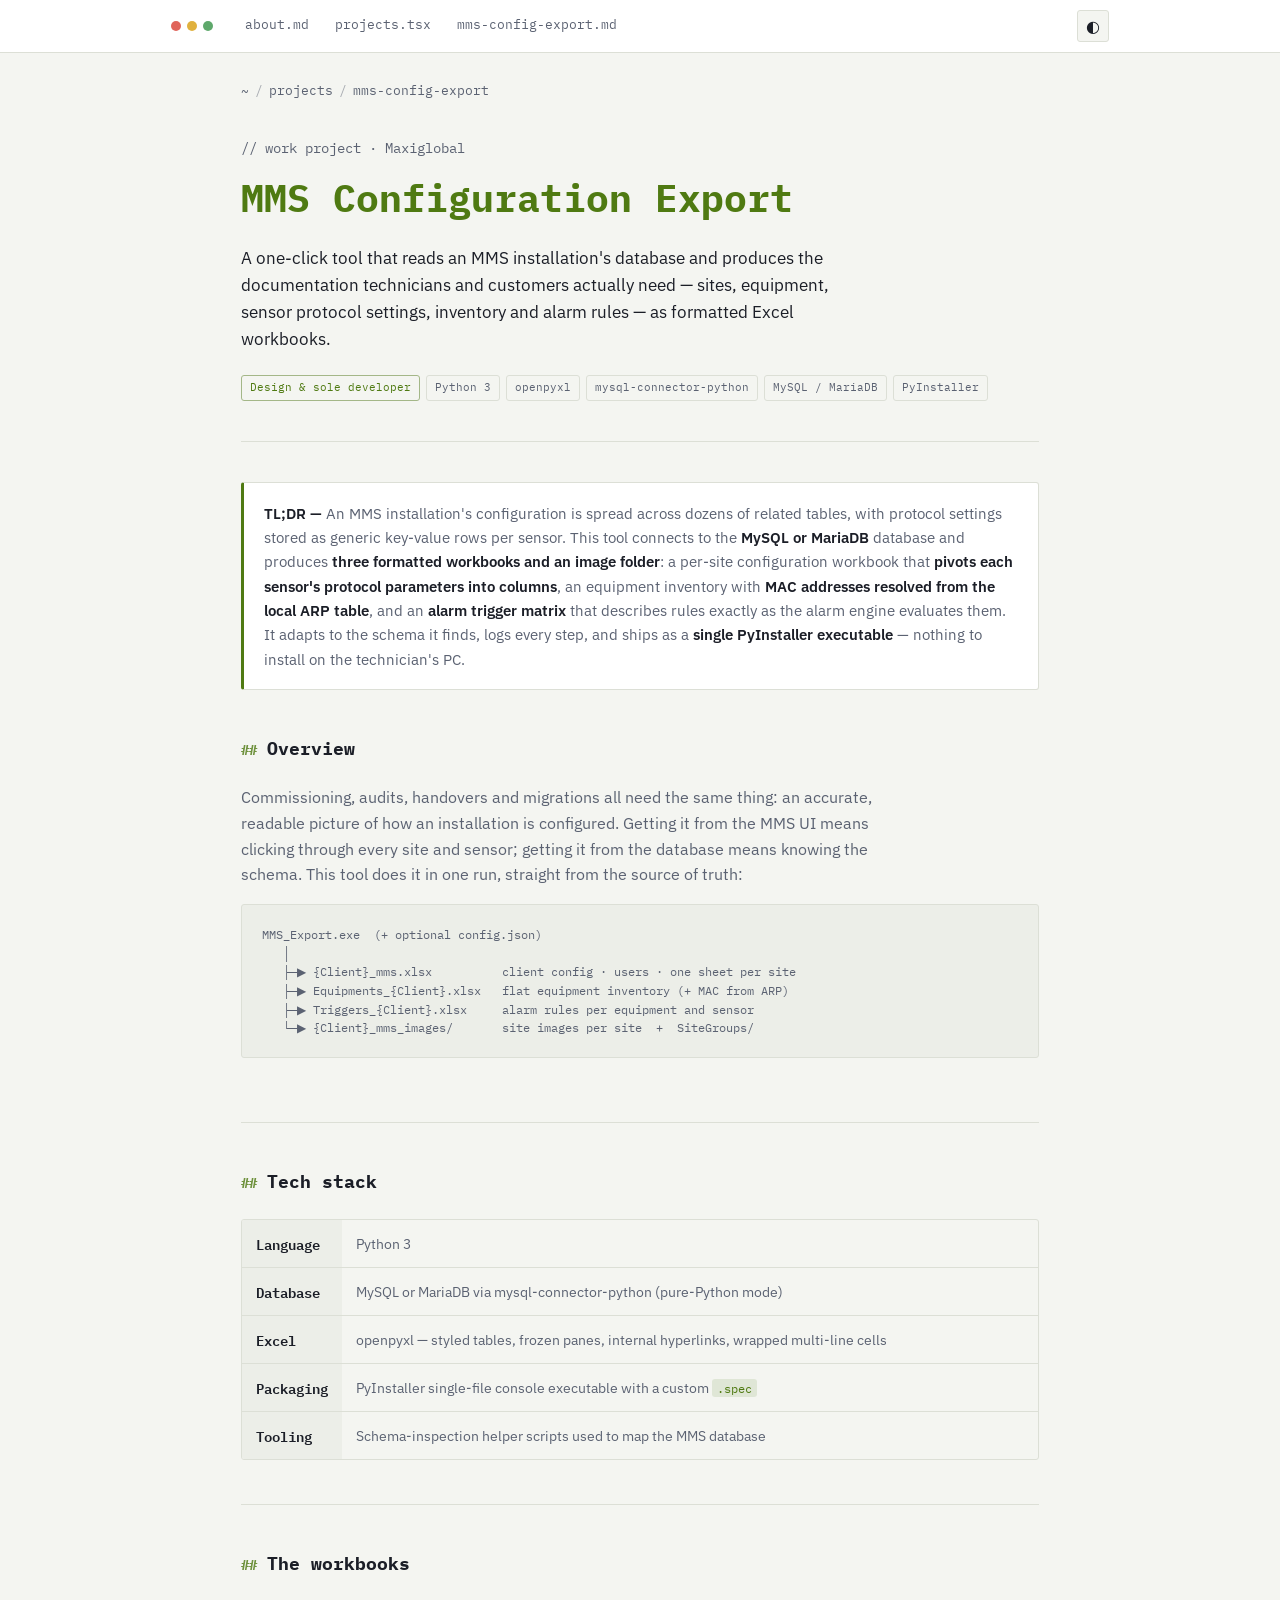
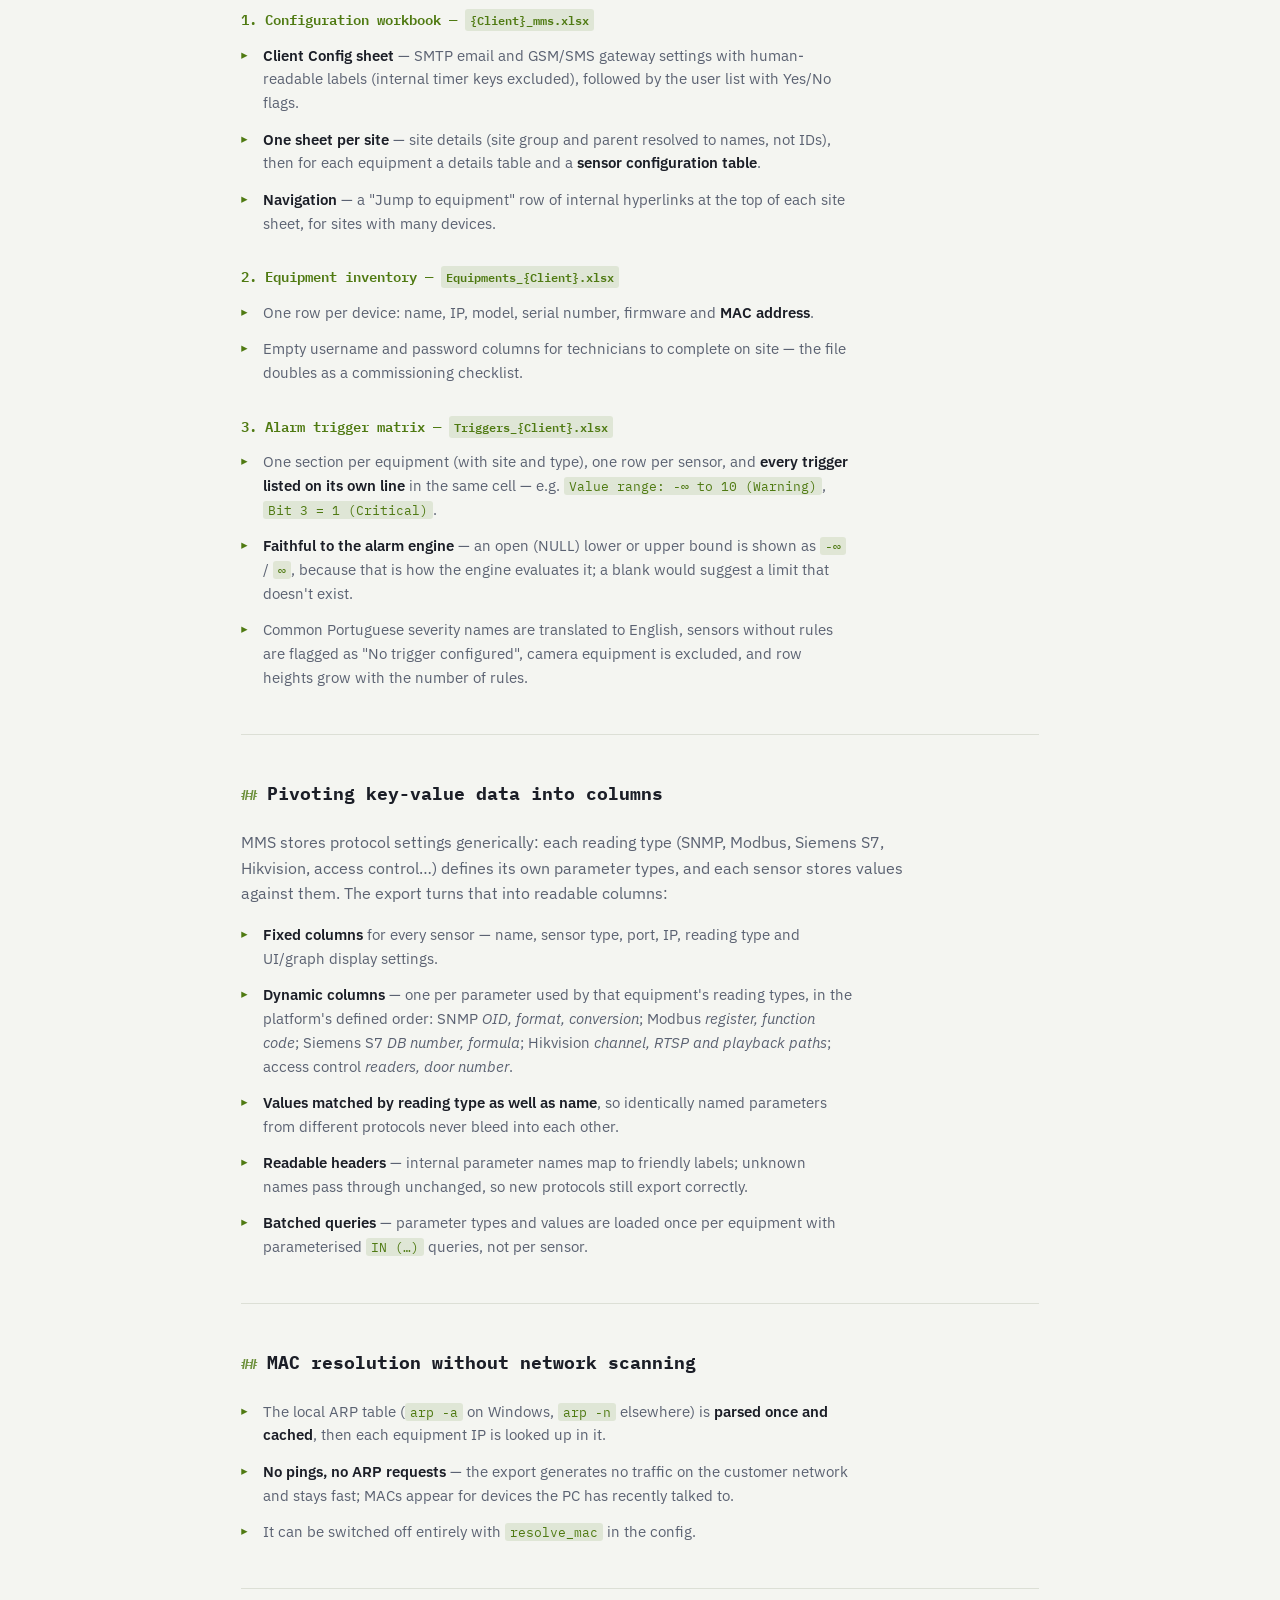
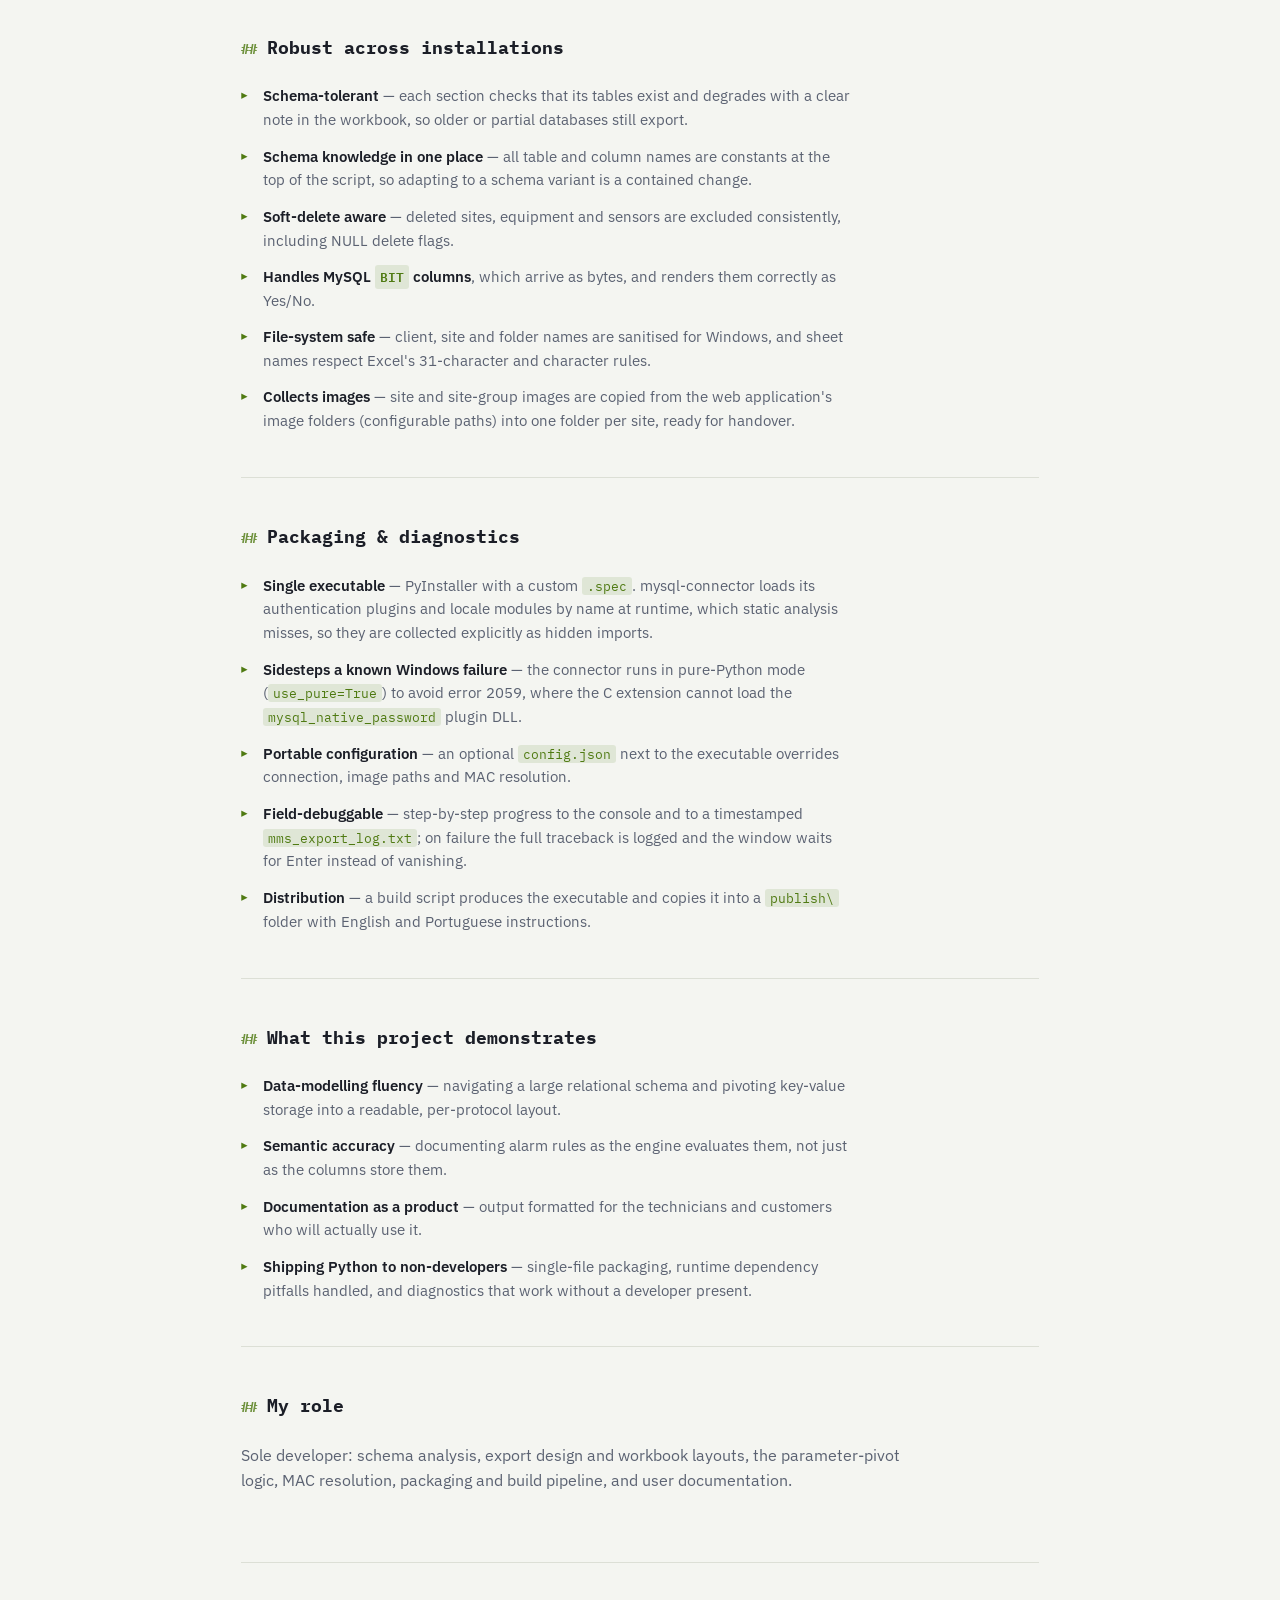
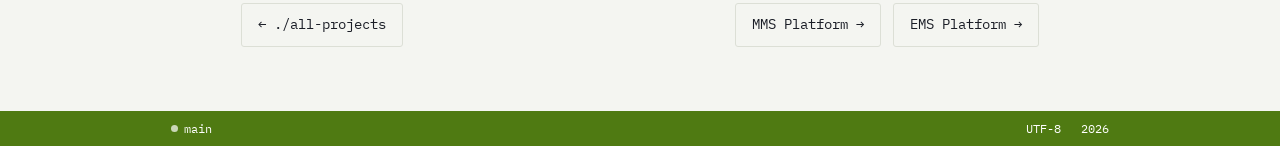
<file: projects/mms-config-export.html>
<!DOCTYPE html>
<html lang="en">
<head>
<meta charset="UTF-8">
<meta name="viewport" content="width=device-width, initial-scale=1.0">
<title>MMS Configuration Export — Daniel Teixeira</title>
<meta name="description" content="Case study: a Python tool packaged as a single Windows executable that turns an MMS MySQL/MariaDB database into commissioning documentation — per-site sensor protocol tables, an equipment inventory with ARP-resolved MACs, and an alarm trigger matrix.">
<link rel="stylesheet" href="../css/style.css?v=4">
<link rel="preconnect" href="https://fonts.googleapis.com">
<link rel="preconnect" href="https://fonts.gstatic.com" crossorigin>
<link href="https://fonts.googleapis.com/css2?family=IBM+Plex+Mono:wght@400;500;600;700&family=IBM+Plex+Sans:wght@400;500;600&display=swap" rel="stylesheet">
</head>
<body>

<header class="topbar">
  <div class="topbar-inner">
    <div class="window-dots" aria-hidden="true"><span></span><span></span><span></span></div>
    <nav class="tabs">
      <a href="../index.html#top" class="tab">about.md</a>
      <a href="../index.html#projects" class="tab">projects.tsx</a>
      <a href="mms-config-export.html" class="tab" aria-current="page">mms-config-export.md</a>
    </nav>
    <button class="theme-toggle" id="themeToggle" aria-label="Toggle theme" aria-pressed="false">
      <span class="theme-icon" aria-hidden="true">◐</span>
    </button>
  </div>
</header>

<main class="case">

  <p class="breadcrumb">
    <a href="../index.html">~</a><span class="sep">/</span><a href="../index.html#projects">projects</a><span class="sep">/</span>mms-config-export
  </p>

  <header class="case-header">
    <p class="case-kicker">// work project &middot; Maxiglobal</p>
    <h1 class="case-title">MMS Configuration Export</h1>
    <p class="case-lede">
      A one-click tool that reads an MMS installation's database and produces the
      documentation technicians and customers actually need — sites, equipment, sensor
      protocol settings, inventory and alarm rules — as formatted Excel workbooks.
    </p>
    <ul class="case-meta">
      <li class="is-role">Design &amp; sole developer</li>
      <li>Python 3</li>
      <li>openpyxl</li>
      <li>mysql-connector-python</li>
      <li>MySQL / MariaDB</li>
      <li>PyInstaller</li>
    </ul>
  </header>

  <div class="tldr">
    <p>
      <strong>TL;DR —</strong> An MMS installation's configuration is spread across dozens of
      related tables, with protocol settings stored as generic key-value rows per sensor.
      This tool connects to the <strong>MySQL or MariaDB</strong> database and produces
      <strong>three formatted workbooks and an image folder</strong>: a per-site
      configuration workbook that <strong>pivots each sensor's protocol parameters into
      columns</strong>, an equipment inventory with <strong>MAC addresses resolved from the
      local ARP table</strong>, and an <strong>alarm trigger matrix</strong> that describes
      rules exactly as the alarm engine evaluates them. It adapts to the schema it finds, logs
      every step, and ships as a <strong>single PyInstaller executable</strong> — nothing to
      install on the technician's PC.
    </p>
  </div>

  <section class="case-section">
    <h2>Overview</h2>
    <p>
      Commissioning, audits, handovers and migrations all need the same thing: an accurate,
      readable picture of how an installation is configured. Getting it from the MMS UI means
      clicking through every site and sensor; getting it from the database means knowing the
      schema. This tool does it in one run, straight from the source of truth:
    </p>
    <pre class="diagram">MMS_Export.exe  (+ optional config.json)
   │
   ├─▶ {Client}_mms.xlsx          client config · users · one sheet per site
   ├─▶ Equipments_{Client}.xlsx   flat equipment inventory (+ MAC from ARP)
   ├─▶ Triggers_{Client}.xlsx     alarm rules per equipment and sensor
   └─▶ {Client}_mms_images/       site images per site  +  SiteGroups/</pre>
  </section>

  <section class="case-section">
    <h2>Tech stack</h2>
    <table class="stack-table">
      <tbody>
        <tr>
          <th scope="row">Language</th>
          <td>Python 3</td>
        </tr>
        <tr>
          <th scope="row">Database</th>
          <td>MySQL or MariaDB via mysql-connector-python (pure-Python mode)</td>
        </tr>
        <tr>
          <th scope="row">Excel</th>
          <td>openpyxl — styled tables, frozen panes, internal hyperlinks, wrapped multi-line cells</td>
        </tr>
        <tr>
          <th scope="row">Packaging</th>
          <td>PyInstaller single-file console executable with a custom <code>.spec</code></td>
        </tr>
        <tr>
          <th scope="row">Tooling</th>
          <td>Schema-inspection helper scripts used to map the MMS database</td>
        </tr>
      </tbody>
    </table>
  </section>

  <section class="case-section">
    <h2>The workbooks</h2>

    <h3>1. Configuration workbook — <code>{Client}_mms.xlsx</code></h3>
    <ul class="bullets">
      <li>
        <strong>Client Config sheet</strong> — SMTP email and GSM/SMS gateway settings with
        human-readable labels (internal timer keys excluded), followed by the user list with
        Yes/No flags.
      </li>
      <li>
        <strong>One sheet per site</strong> — site details (site group and parent resolved to
        names, not IDs), then for each equipment a details table and a <strong>sensor
        configuration table</strong>.
      </li>
      <li>
        <strong>Navigation</strong> — a "Jump to equipment" row of internal hyperlinks at the
        top of each site sheet, for sites with many devices.
      </li>
    </ul>

    <h3>2. Equipment inventory — <code>Equipments_{Client}.xlsx</code></h3>
    <ul class="bullets">
      <li>One row per device: name, IP, model, serial number, firmware and <strong>MAC address</strong>.</li>
      <li>Empty username and password columns for technicians to complete on site — the file doubles as a commissioning checklist.</li>
    </ul>

    <h3>3. Alarm trigger matrix — <code>Triggers_{Client}.xlsx</code></h3>
    <ul class="bullets">
      <li>
        One section per equipment (with site and type), one row per sensor, and
        <strong>every trigger listed on its own line</strong> in the same cell — e.g.
        <code>Value range: -∞ to 10 (Warning)</code>, <code>Bit 3 = 1 (Critical)</code>.
      </li>
      <li>
        <strong>Faithful to the alarm engine</strong> — an open (NULL) lower or upper bound
        is shown as <code>-∞</code> / <code>∞</code>, because that is how the engine
        evaluates it; a blank would suggest a limit that doesn't exist.
      </li>
      <li>
        Common Portuguese severity names are translated to English, sensors without rules are
        flagged as "No trigger configured", camera equipment is excluded, and row heights grow
        with the number of rules.
      </li>
    </ul>
  </section>

  <section class="case-section">
    <h2>Pivoting key-value data into columns</h2>
    <p>
      MMS stores protocol settings generically: each reading type (SNMP, Modbus, Siemens S7,
      Hikvision, access control…) defines its own parameter types, and each sensor stores
      values against them. The export turns that into readable columns:
    </p>
    <ul class="bullets">
      <li>
        <strong>Fixed columns</strong> for every sensor — name, sensor type, port, IP, reading
        type and UI/graph display settings.
      </li>
      <li>
        <strong>Dynamic columns</strong> — one per parameter used by that equipment's reading
        types, in the platform's defined order: SNMP <em>OID, format, conversion</em>; Modbus
        <em>register, function code</em>; Siemens S7 <em>DB number, formula</em>; Hikvision
        <em>channel, RTSP and playback paths</em>; access control <em>readers, door
        number</em>.
      </li>
      <li>
        <strong>Values matched by reading type as well as name</strong>, so identically named
        parameters from different protocols never bleed into each other.
      </li>
      <li>
        <strong>Readable headers</strong> — internal parameter names map to friendly labels;
        unknown names pass through unchanged, so new protocols still export correctly.
      </li>
      <li>
        <strong>Batched queries</strong> — parameter types and values are loaded once per
        equipment with parameterised <code>IN (…)</code> queries, not per sensor.
      </li>
    </ul>
  </section>

  <section class="case-section">
    <h2>MAC resolution without network scanning</h2>
    <ul class="bullets">
      <li>
        The local ARP table (<code>arp -a</code> on Windows, <code>arp -n</code> elsewhere) is
        <strong>parsed once and cached</strong>, then each equipment IP is looked up in it.
      </li>
      <li>
        <strong>No pings, no ARP requests</strong> — the export generates no traffic on the
        customer network and stays fast; MACs appear for devices the PC has recently talked to.
      </li>
      <li>It can be switched off entirely with <code>resolve_mac</code> in the config.</li>
    </ul>
  </section>

  <section class="case-section">
    <h2>Robust across installations</h2>
    <ul class="bullets">
      <li>
        <strong>Schema-tolerant</strong> — each section checks that its tables exist and
        degrades with a clear note in the workbook, so older or partial databases still
        export.
      </li>
      <li>
        <strong>Schema knowledge in one place</strong> — all table and column names are
        constants at the top of the script, so adapting to a schema variant is a contained
        change.
      </li>
      <li>
        <strong>Soft-delete aware</strong> — deleted sites, equipment and sensors are excluded
        consistently, including NULL delete flags.
      </li>
      <li>
        <strong>Handles MySQL <code>BIT</code> columns</strong>, which arrive as bytes, and
        renders them correctly as Yes/No.
      </li>
      <li>
        <strong>File-system safe</strong> — client, site and folder names are sanitised for
        Windows, and sheet names respect Excel's 31-character and character rules.
      </li>
      <li>
        <strong>Collects images</strong> — site and site-group images are copied from the web
        application's image folders (configurable paths) into one folder per site, ready for
        handover.
      </li>
    </ul>
  </section>

  <section class="case-section">
    <h2>Packaging &amp; diagnostics</h2>
    <ul class="bullets">
      <li>
        <strong>Single executable</strong> — PyInstaller with a custom <code>.spec</code>.
        mysql-connector loads its authentication plugins and locale modules by name at
        runtime, which static analysis misses, so they are collected explicitly as hidden
        imports.
      </li>
      <li>
        <strong>Sidesteps a known Windows failure</strong> — the connector runs in pure-Python
        mode (<code>use_pure=True</code>) to avoid error 2059, where the C extension cannot
        load the <code>mysql_native_password</code> plugin DLL.
      </li>
      <li>
        <strong>Portable configuration</strong> — an optional <code>config.json</code> next to
        the executable overrides connection, image paths and MAC resolution.
      </li>
      <li>
        <strong>Field-debuggable</strong> — step-by-step progress to the console and to a
        timestamped <code>mms_export_log.txt</code>; on failure the full traceback is logged
        and the window waits for Enter instead of vanishing.
      </li>
      <li>
        <strong>Distribution</strong> — a build script produces the executable and copies it
        into a <code>publish\</code> folder with English and Portuguese instructions.
      </li>
    </ul>
  </section>

  <section class="case-section">
    <h2>What this project demonstrates</h2>
    <ul class="bullets">
      <li>
        <strong>Data-modelling fluency</strong> — navigating a large relational schema and
        pivoting key-value storage into a readable, per-protocol layout.
      </li>
      <li>
        <strong>Semantic accuracy</strong> — documenting alarm rules as the engine evaluates
        them, not just as the columns store them.
      </li>
      <li>
        <strong>Documentation as a product</strong> — output formatted for the technicians and
        customers who will actually use it.
      </li>
      <li>
        <strong>Shipping Python to non-developers</strong> — single-file packaging, runtime
        dependency pitfalls handled, and diagnostics that work without a developer present.
      </li>
    </ul>
  </section>

  <section class="case-section">
    <h2>My role</h2>
    <p>
      Sole developer: schema analysis, export design and workbook layouts, the
      parameter-pivot logic, MAC resolution, packaging and build pipeline, and user
      documentation.
    </p>
  </section>

  <nav class="case-nav">
    <a href="../index.html#projects" class="btn btn-ghost">&larr; ./all-projects</a>
    <span class="case-nav-links">
      <a href="mms-platform.html" class="btn btn-ghost">MMS Platform &rarr;</a>
      <a href="ems-platform.html" class="btn btn-ghost">EMS Platform &rarr;</a>
    </span>
  </nav>

</main>

<footer class="statusbar">
  <div class="statusbar-inner">
    <span class="branch"><span class="branch-dot" aria-hidden="true"></span>main</span>
    <span class="statusbar-spacer"></span>
    <span>UTF-8</span>
    <span id="year"></span>
  </div>
</footer>

<script src="../js/script.js"></script>
</body>
</html>
</file>
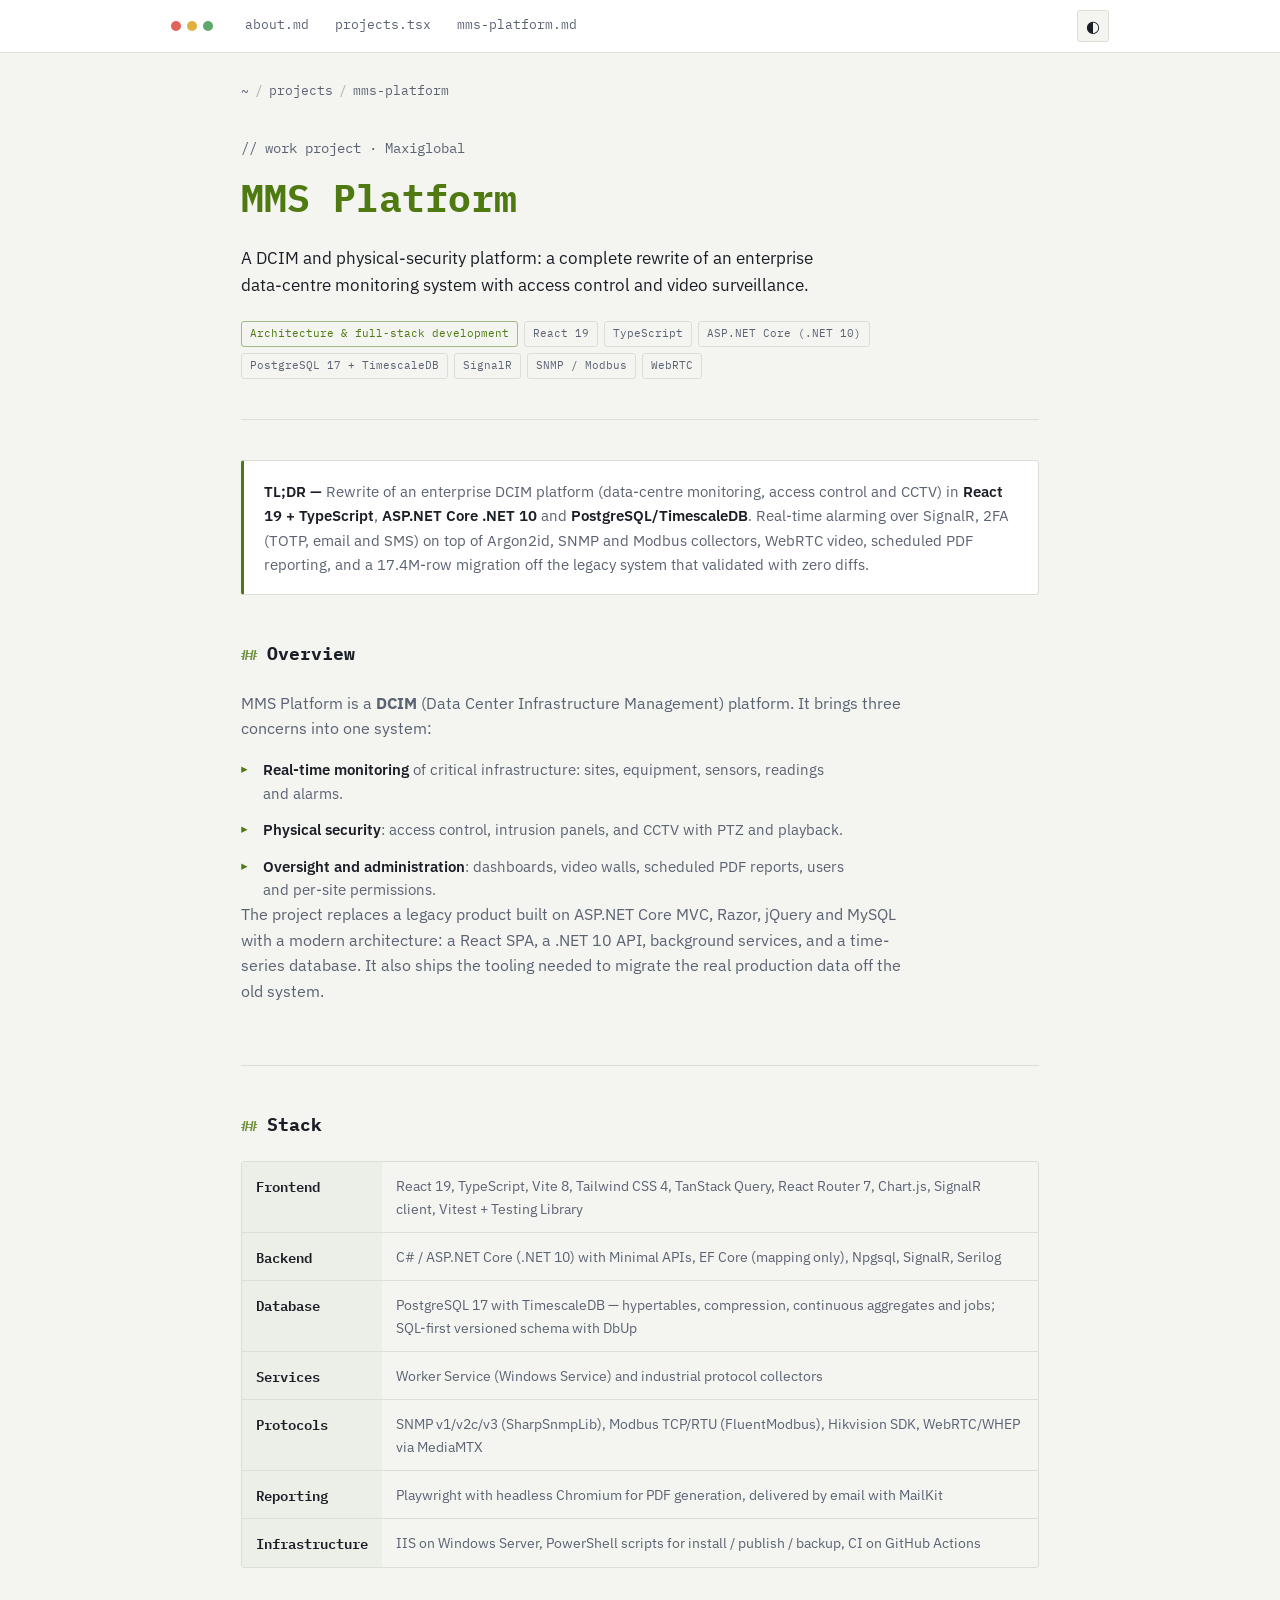
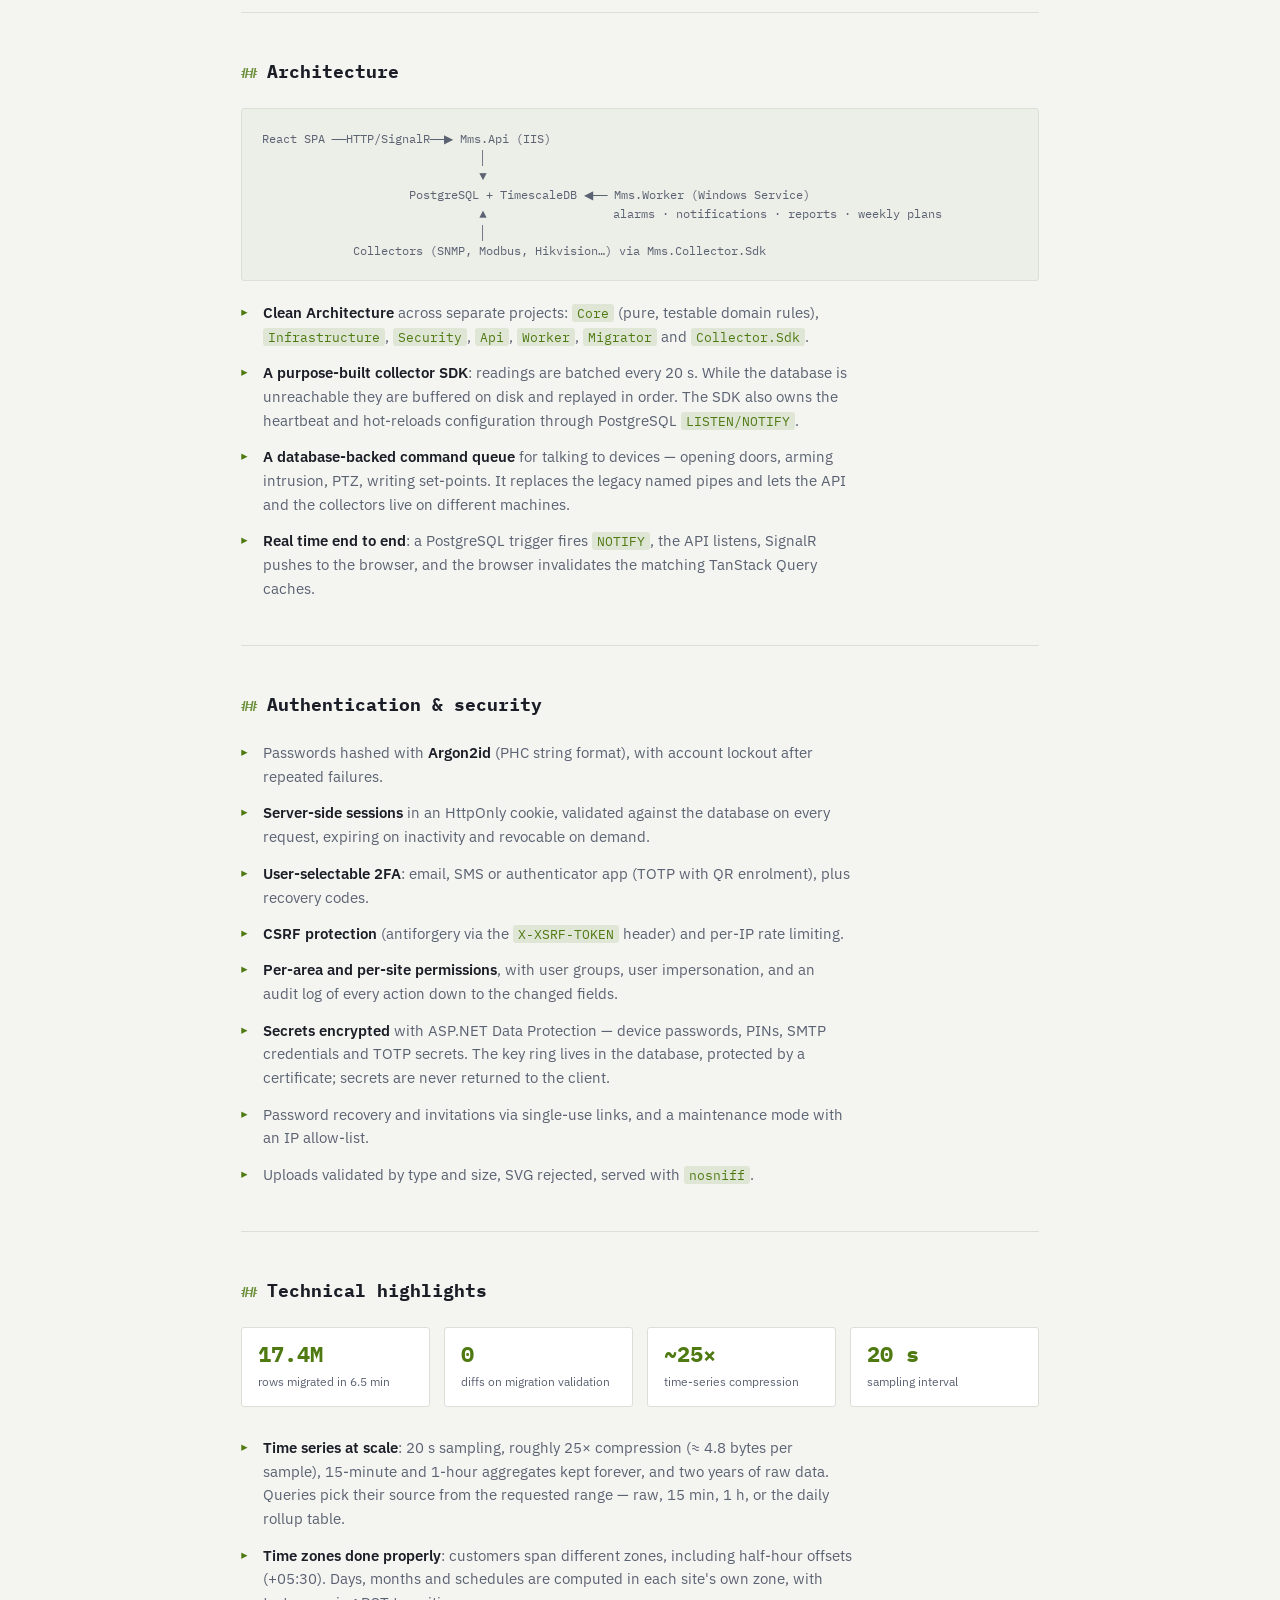
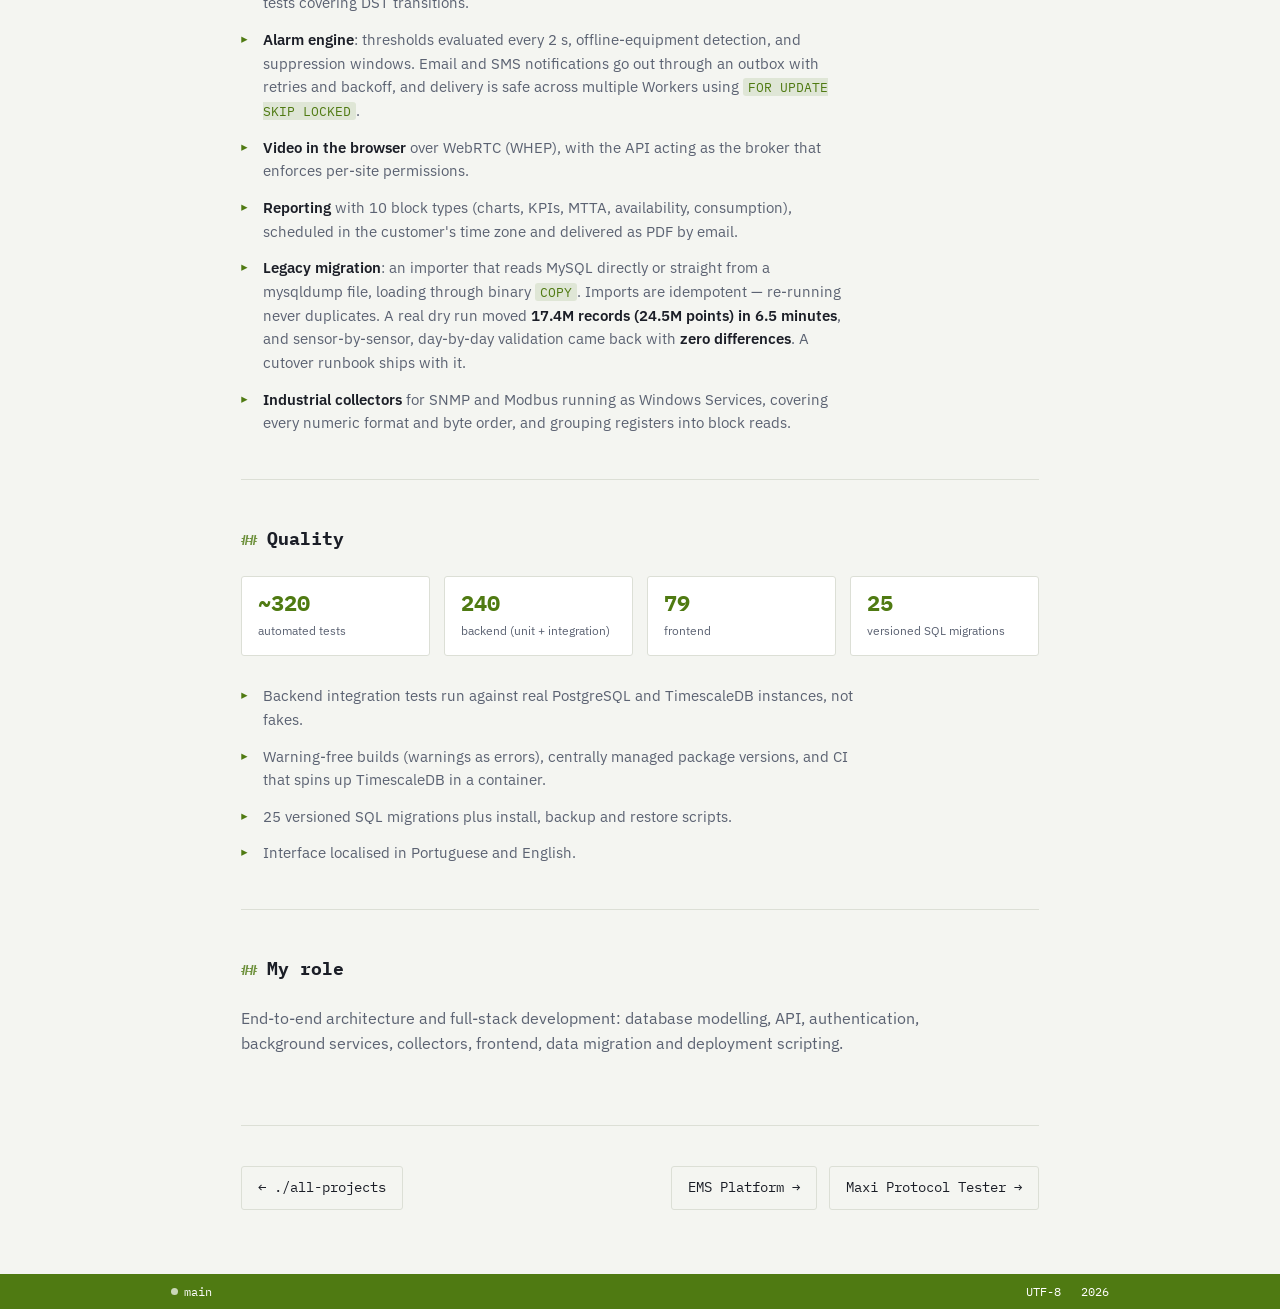
<file: projects/mms-platform.html>
<!DOCTYPE html>
<html lang="en">
<head>
<meta charset="UTF-8">
<meta name="viewport" content="width=device-width, initial-scale=1.0">
<title>MMS Platform — Daniel Teixeira</title>
<meta name="description" content="Case study: full rewrite of an enterprise DCIM and physical-security platform in React 19, ASP.NET Core .NET 10 and PostgreSQL/TimescaleDB, including a 17.4M-row zero-diff data migration.">
<link rel="stylesheet" href="../css/style.css?v=4">
<link rel="preconnect" href="https://fonts.googleapis.com">
<link rel="preconnect" href="https://fonts.gstatic.com" crossorigin>
<link href="https://fonts.googleapis.com/css2?family=IBM+Plex+Mono:wght@400;500;600;700&family=IBM+Plex+Sans:wght@400;500;600&display=swap" rel="stylesheet">
</head>
<body>

<header class="topbar">
  <div class="topbar-inner">
    <div class="window-dots" aria-hidden="true"><span></span><span></span><span></span></div>
    <nav class="tabs">
      <a href="../index.html#top" class="tab">about.md</a>
      <a href="../index.html#projects" class="tab">projects.tsx</a>
      <a href="mms-platform.html" class="tab" aria-current="page">mms-platform.md</a>
    </nav>
    <button class="theme-toggle" id="themeToggle" aria-label="Toggle theme" aria-pressed="false">
      <span class="theme-icon" aria-hidden="true">◐</span>
    </button>
  </div>
</header>

<main class="case">

  <p class="breadcrumb">
    <a href="../index.html">~</a><span class="sep">/</span><a href="../index.html#projects">projects</a><span class="sep">/</span>mms-platform
  </p>

  <header class="case-header">
    <p class="case-kicker">// work project &middot; Maxiglobal</p>
    <h1 class="case-title">MMS Platform</h1>
    <p class="case-lede">
      A DCIM and physical-security platform: a complete rewrite of an enterprise
      data-centre monitoring system with access control and video surveillance.
    </p>
    <ul class="case-meta">
      <li class="is-role">Architecture &amp; full-stack development</li>
      <li>React 19</li>
      <li>TypeScript</li>
      <li>ASP.NET Core (.NET 10)</li>
      <li>PostgreSQL 17 + TimescaleDB</li>
      <li>SignalR</li>
      <li>SNMP / Modbus</li>
      <li>WebRTC</li>
    </ul>
  </header>

  <div class="tldr">
    <p>
      <strong>TL;DR —</strong> Rewrite of an enterprise DCIM platform (data-centre
      monitoring, access control and CCTV) in <strong>React 19 + TypeScript</strong>,
      <strong>ASP.NET Core .NET 10</strong> and <strong>PostgreSQL/TimescaleDB</strong>.
      Real-time alarming over SignalR, 2FA (TOTP, email and SMS) on top of Argon2id,
      SNMP and Modbus collectors, WebRTC video, scheduled PDF reporting, and a
      17.4M-row migration off the legacy system that validated with zero diffs.
    </p>
  </div>

  <section class="case-section">
    <h2>Overview</h2>
    <p>
      MMS Platform is a <strong>DCIM</strong> (Data Center
      Infrastructure Management) platform. It brings three concerns into one system:
    </p>
    <ul class="bullets">
      <li><strong>Real-time monitoring</strong> of critical infrastructure: sites, equipment, sensors, readings and alarms.</li>
      <li><strong>Physical security</strong>: access control, intrusion panels, and CCTV with PTZ and playback.</li>
      <li><strong>Oversight and administration</strong>: dashboards, video walls, scheduled PDF reports, users and per-site permissions.</li>
    </ul>
    <p>
      The project replaces a legacy product built on ASP.NET Core MVC, Razor, jQuery
      and MySQL with a modern architecture: a React SPA, a .NET 10 API, background
      services, and a time-series database. It also ships the tooling needed to
      migrate the real production data off the old system.
    </p>
  </section>

  <section class="case-section">
    <h2>Stack</h2>
    <table class="stack-table">
      <tbody>
        <tr>
          <th scope="row">Frontend</th>
          <td>React 19, TypeScript, Vite 8, Tailwind CSS 4, TanStack Query, React Router 7, Chart.js, SignalR client, Vitest + Testing Library</td>
        </tr>
        <tr>
          <th scope="row">Backend</th>
          <td>C# / ASP.NET Core (.NET 10) with Minimal APIs, EF Core (mapping only), Npgsql, SignalR, Serilog</td>
        </tr>
        <tr>
          <th scope="row">Database</th>
          <td>PostgreSQL 17 with TimescaleDB — hypertables, compression, continuous aggregates and jobs; SQL-first versioned schema with DbUp</td>
        </tr>
        <tr>
          <th scope="row">Services</th>
          <td>Worker Service (Windows Service) and industrial protocol collectors</td>
        </tr>
        <tr>
          <th scope="row">Protocols</th>
          <td>SNMP v1/v2c/v3 (SharpSnmpLib), Modbus TCP/RTU (FluentModbus), Hikvision SDK, WebRTC/WHEP via MediaMTX</td>
        </tr>
        <tr>
          <th scope="row">Reporting</th>
          <td>Playwright with headless Chromium for PDF generation, delivered by email with MailKit</td>
        </tr>
        <tr>
          <th scope="row">Infrastructure</th>
          <td>IIS on Windows Server, PowerShell scripts for install / publish / backup, CI on GitHub Actions</td>
        </tr>
      </tbody>
    </table>
  </section>

  <section class="case-section">
    <h2>Architecture</h2>
    <pre class="diagram">React SPA ──HTTP/SignalR──▶ Mms.Api (IIS)
                               │
                               ▼
                     PostgreSQL + TimescaleDB ◀── Mms.Worker (Windows Service)
                               ▲                  alarms · notifications · reports · weekly plans
                               │
             Collectors (SNMP, Modbus, Hikvision…) via Mms.Collector.Sdk</pre>
    <ul class="bullets">
      <li>
        <strong>Clean Architecture</strong> across separate projects: <code>Core</code>
        (pure, testable domain rules), <code>Infrastructure</code>, <code>Security</code>,
        <code>Api</code>, <code>Worker</code>, <code>Migrator</code> and <code>Collector.Sdk</code>.
      </li>
      <li>
        <strong>A purpose-built collector SDK</strong>: readings are batched every 20 s.
        While the database is unreachable they are buffered on disk and replayed in order.
        The SDK also owns the heartbeat and hot-reloads configuration through PostgreSQL
        <code>LISTEN/NOTIFY</code>.
      </li>
      <li>
        <strong>A database-backed command queue</strong> for talking to devices — opening
        doors, arming intrusion, PTZ, writing set-points. It replaces the legacy named
        pipes and lets the API and the collectors live on different machines.
      </li>
      <li>
        <strong>Real time end to end</strong>: a PostgreSQL trigger fires <code>NOTIFY</code>,
        the API listens, SignalR pushes to the browser, and the browser invalidates the
        matching TanStack Query caches.
      </li>
    </ul>
  </section>

  <section class="case-section">
    <h2>Authentication &amp; security</h2>
    <ul class="bullets">
      <li>Passwords hashed with <strong>Argon2id</strong> (PHC string format), with account lockout after repeated failures.</li>
      <li><strong>Server-side sessions</strong> in an HttpOnly cookie, validated against the database on every request, expiring on inactivity and revocable on demand.</li>
      <li><strong>User-selectable 2FA</strong>: email, SMS or authenticator app (TOTP with QR enrolment), plus recovery codes.</li>
      <li><strong>CSRF protection</strong> (antiforgery via the <code>X-XSRF-TOKEN</code> header) and per-IP rate limiting.</li>
      <li><strong>Per-area and per-site permissions</strong>, with user groups, user impersonation, and an audit log of every action down to the changed fields.</li>
      <li><strong>Secrets encrypted</strong> with ASP.NET Data Protection — device passwords, PINs, SMTP credentials and TOTP secrets. The key ring lives in the database, protected by a certificate; secrets are never returned to the client.</li>
      <li>Password recovery and invitations via single-use links, and a maintenance mode with an IP allow-list.</li>
      <li>Uploads validated by type and size, SVG rejected, served with <code>nosniff</code>.</li>
    </ul>
  </section>

  <section class="case-section">
    <h2>Technical highlights</h2>
    <div class="metrics">
      <div class="metric"><span class="metric-value">17.4M</span><span class="metric-label">rows migrated in 6.5 min</span></div>
      <div class="metric"><span class="metric-value">0</span><span class="metric-label">diffs on migration validation</span></div>
      <div class="metric"><span class="metric-value">~25×</span><span class="metric-label">time-series compression</span></div>
      <div class="metric"><span class="metric-value">20 s</span><span class="metric-label">sampling interval</span></div>
    </div>
    <ul class="bullets">
      <li>
        <strong>Time series at scale</strong>: 20 s sampling, roughly 25× compression
        (≈ 4.8 bytes per sample), 15-minute and 1-hour aggregates kept forever, and two
        years of raw data. Queries pick their source from the requested range — raw,
        15 min, 1 h, or the daily rollup table.
      </li>
      <li>
        <strong>Time zones done properly</strong>: customers span different zones,
        including half-hour offsets (+05:30). Days, months and schedules are computed in
        each site's own zone, with tests covering DST transitions.
      </li>
      <li>
        <strong>Alarm engine</strong>: thresholds evaluated every 2 s, offline-equipment
        detection, and suppression windows. Email and SMS notifications go out through an
        outbox with retries and backoff, and delivery is safe across multiple Workers
        using <code>FOR UPDATE SKIP LOCKED</code>.
      </li>
      <li>
        <strong>Video in the browser</strong> over WebRTC (WHEP), with the API acting as
        the broker that enforces per-site permissions.
      </li>
      <li>
        <strong>Reporting</strong> with 10 block types (charts, KPIs, MTTA, availability,
        consumption), scheduled in the customer's time zone and delivered as PDF by email.
      </li>
      <li>
        <strong>Legacy migration</strong>: an importer that reads MySQL directly or
        straight from a mysqldump file, loading through binary <code>COPY</code>. Imports
        are idempotent — re-running never duplicates. A real dry run moved
        <strong>17.4M records (24.5M points) in 6.5 minutes</strong>, and sensor-by-sensor,
        day-by-day validation came back with <strong>zero differences</strong>. A cutover
        runbook ships with it.
      </li>
      <li>
        <strong>Industrial collectors</strong> for SNMP and Modbus running as Windows
        Services, covering every numeric format and byte order, and grouping registers
        into block reads.
      </li>
    </ul>
  </section>

  <section class="case-section">
    <h2>Quality</h2>
    <div class="metrics">
      <div class="metric"><span class="metric-value">~320</span><span class="metric-label">automated tests</span></div>
      <div class="metric"><span class="metric-value">240</span><span class="metric-label">backend (unit + integration)</span></div>
      <div class="metric"><span class="metric-value">79</span><span class="metric-label">frontend</span></div>
      <div class="metric"><span class="metric-value">25</span><span class="metric-label">versioned SQL migrations</span></div>
    </div>
    <ul class="bullets">
      <li>Backend integration tests run against real PostgreSQL and TimescaleDB instances, not fakes.</li>
      <li>Warning-free builds (warnings as errors), centrally managed package versions, and CI that spins up TimescaleDB in a container.</li>
      <li>25 versioned SQL migrations plus install, backup and restore scripts.</li>
      <li>Interface localised in Portuguese and English.</li>
    </ul>
  </section>

  <section class="case-section">
    <h2>My role</h2>
    <p>
      End-to-end architecture and full-stack development: database modelling, API,
      authentication, background services, collectors, frontend, data migration and
      deployment scripting.
    </p>
  </section>

  <nav class="case-nav">
    <a href="../index.html#projects" class="btn btn-ghost">&larr; ./all-projects</a>
    <span class="case-nav-links">
      <a href="ems-platform.html" class="btn btn-ghost">EMS Platform &rarr;</a>
      <a href="maxi-protocol-tester.html" class="btn btn-ghost">Maxi Protocol Tester &rarr;</a>
    </span>
  </nav>

</main>

<footer class="statusbar">
  <div class="statusbar-inner">
    <span class="branch"><span class="branch-dot" aria-hidden="true"></span>main</span>
    <span class="statusbar-spacer"></span>
    <span>UTF-8</span>
    <span id="year"></span>
  </div>
</footer>

<script src="../js/script.js"></script>
</body>
</html>
</file>
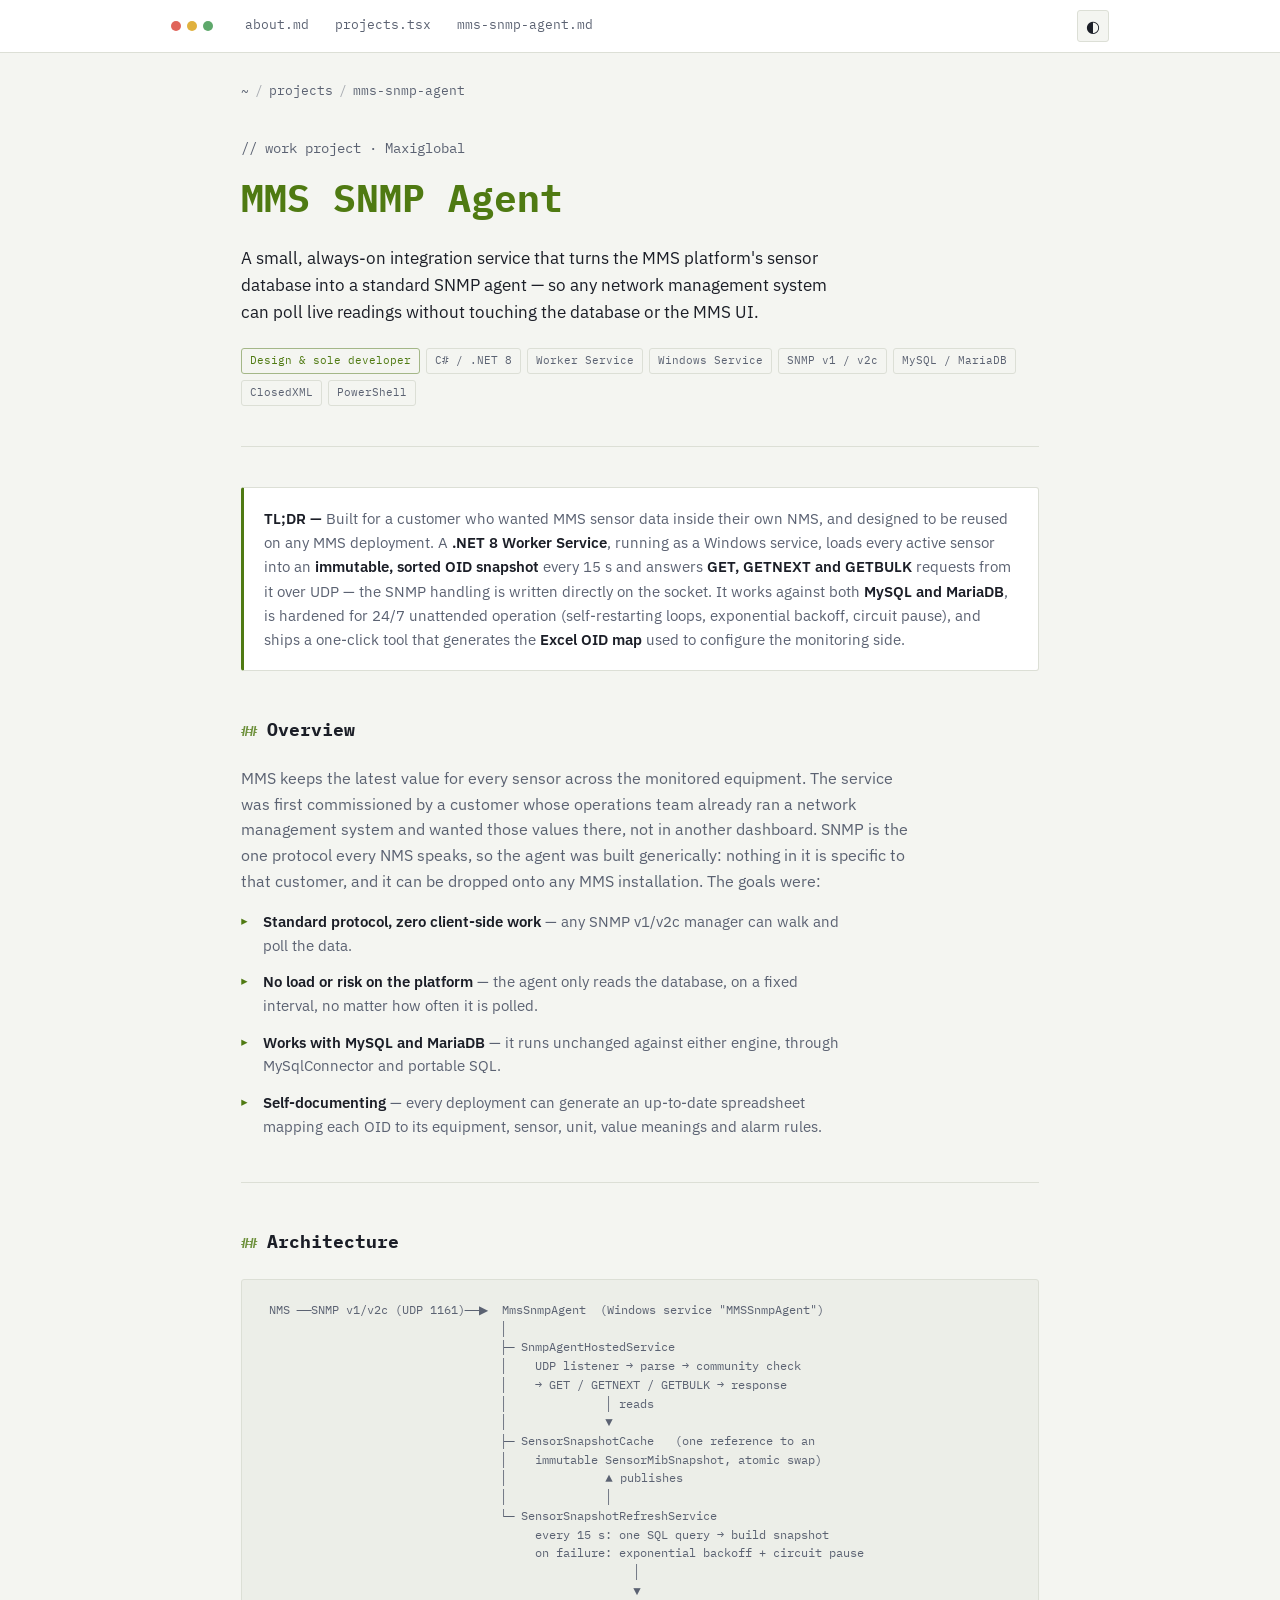
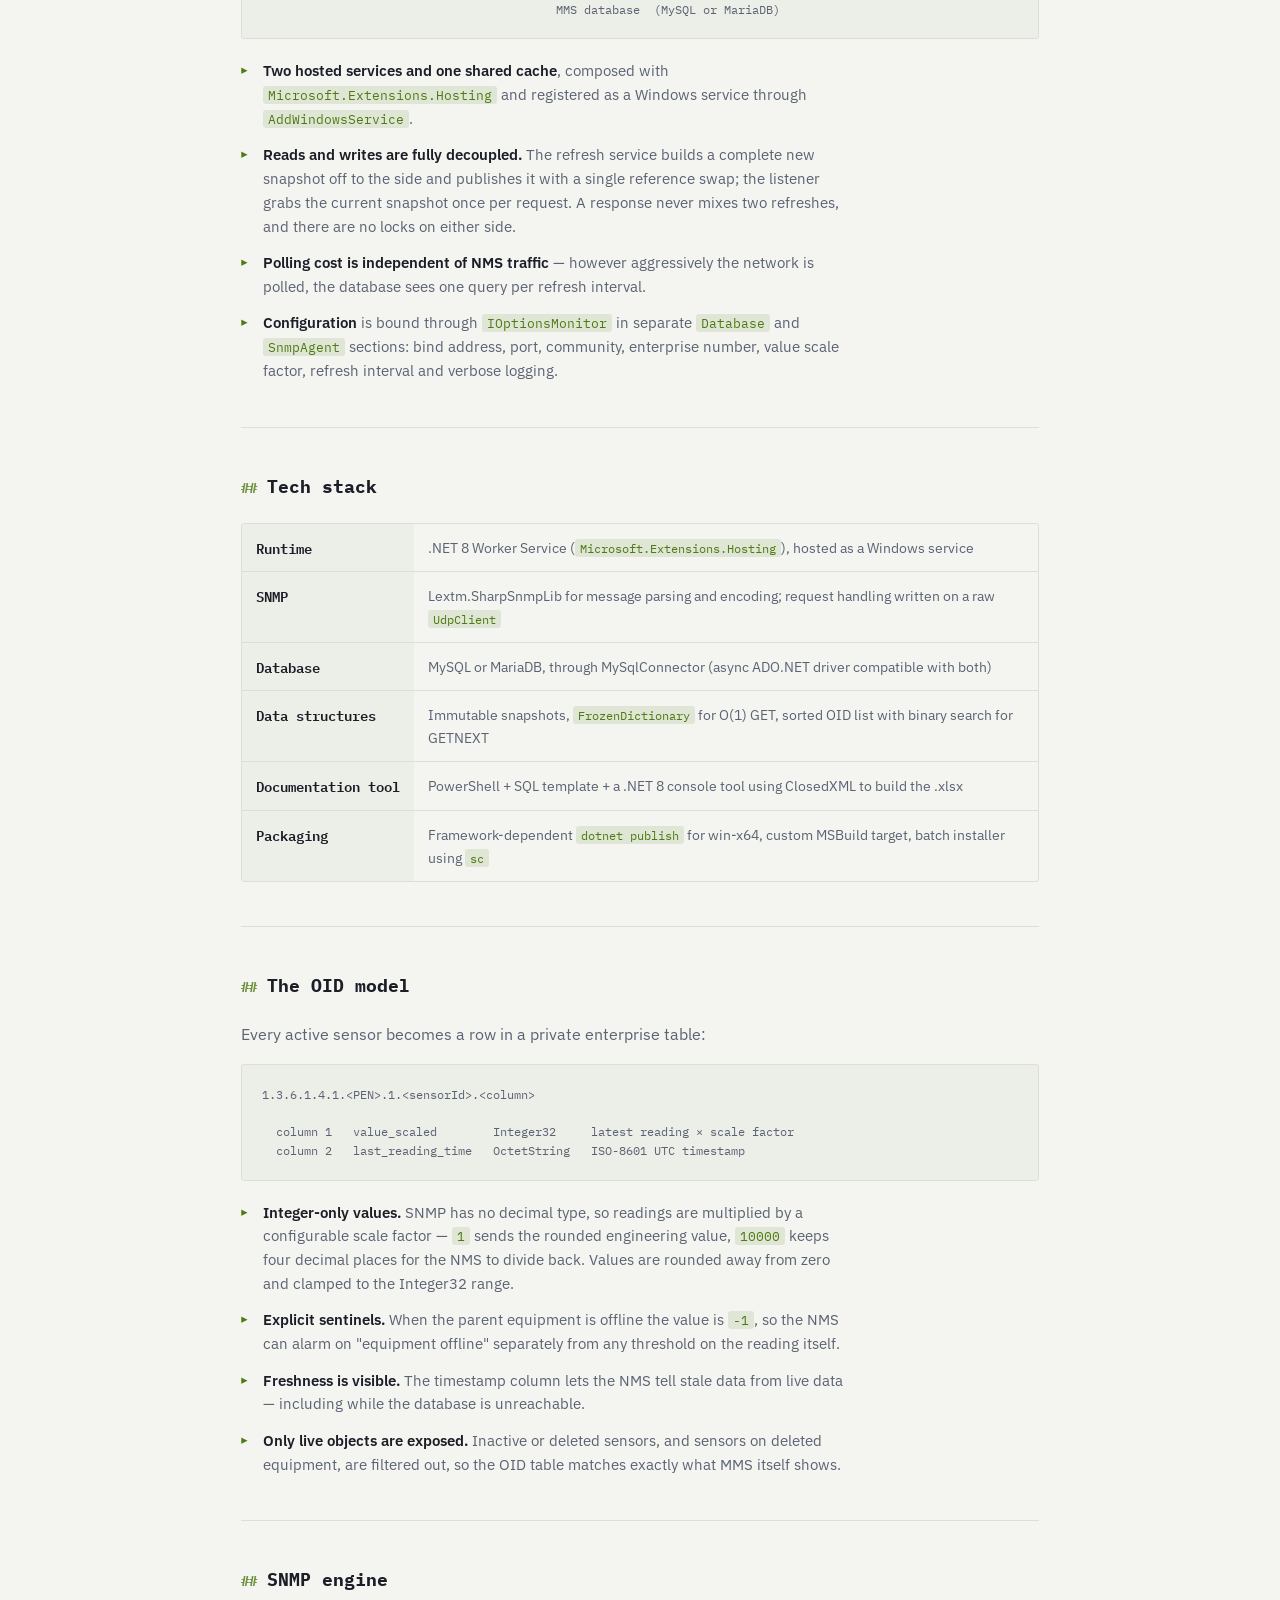
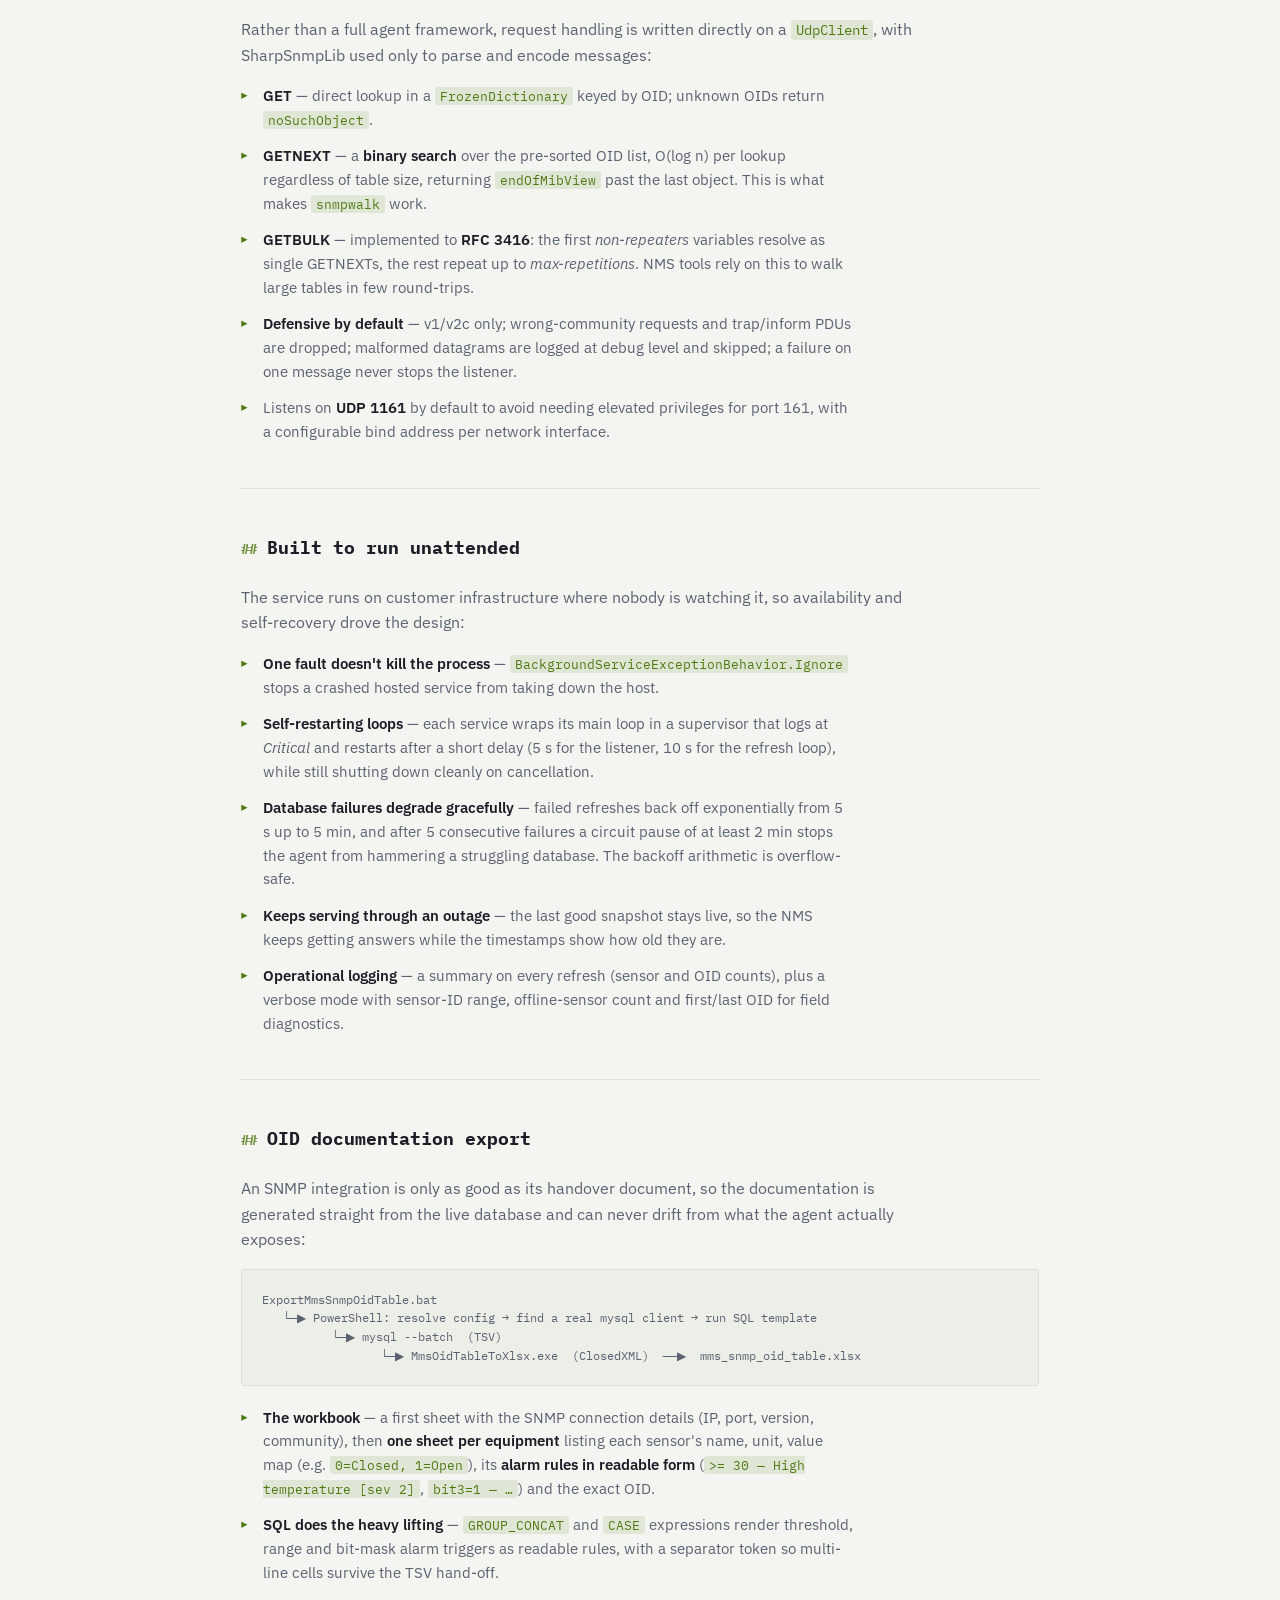
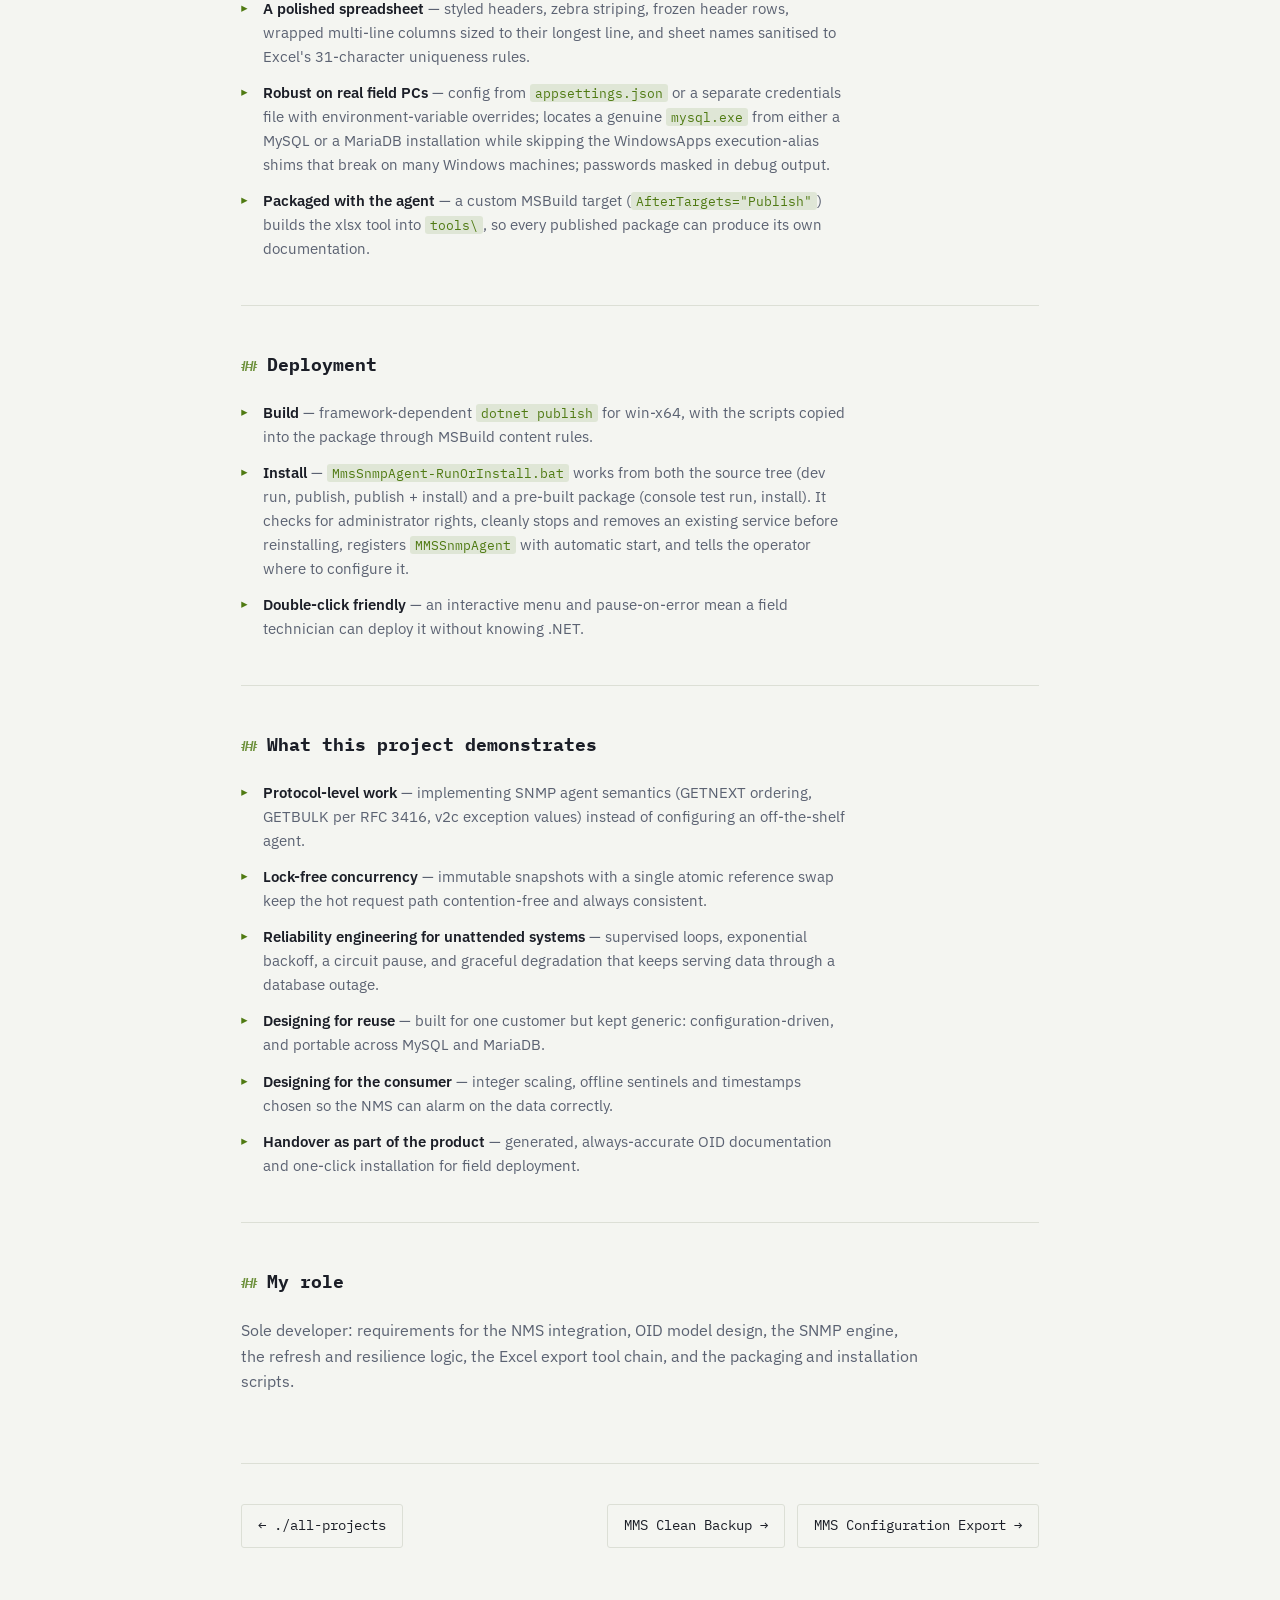
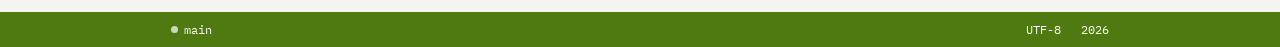
<file: projects/mms-snmp-agent.html>
<!DOCTYPE html>
<html lang="en">
<head>
<meta charset="UTF-8">
<meta name="viewport" content="width=device-width, initial-scale=1.0">
<title>MMS SNMP Agent — Daniel Teixeira</title>
<meta name="description" content="Case study: a .NET 8 Windows service that exposes live MMS sensor readings over SNMP v1/v2c — hand-built GET/GETNEXT/GETBULK responder, lock-free immutable snapshots, resilient MySQL/MariaDB refresh, and generated Excel OID documentation.">
<link rel="stylesheet" href="../css/style.css?v=4">
<link rel="preconnect" href="https://fonts.googleapis.com">
<link rel="preconnect" href="https://fonts.gstatic.com" crossorigin>
<link href="https://fonts.googleapis.com/css2?family=IBM+Plex+Mono:wght@400;500;600;700&family=IBM+Plex+Sans:wght@400;500;600&display=swap" rel="stylesheet">
</head>
<body>

<header class="topbar">
  <div class="topbar-inner">
    <div class="window-dots" aria-hidden="true"><span></span><span></span><span></span></div>
    <nav class="tabs">
      <a href="../index.html#top" class="tab">about.md</a>
      <a href="../index.html#projects" class="tab">projects.tsx</a>
      <a href="mms-snmp-agent.html" class="tab" aria-current="page">mms-snmp-agent.md</a>
    </nav>
    <button class="theme-toggle" id="themeToggle" aria-label="Toggle theme" aria-pressed="false">
      <span class="theme-icon" aria-hidden="true">◐</span>
    </button>
  </div>
</header>

<main class="case">

  <p class="breadcrumb">
    <a href="../index.html">~</a><span class="sep">/</span><a href="../index.html#projects">projects</a><span class="sep">/</span>mms-snmp-agent
  </p>

  <header class="case-header">
    <p class="case-kicker">// work project &middot; Maxiglobal</p>
    <h1 class="case-title">MMS SNMP Agent</h1>
    <p class="case-lede">
      A small, always-on integration service that turns the MMS platform's sensor database
      into a standard SNMP agent — so any network management system can poll live readings
      without touching the database or the MMS UI.
    </p>
    <ul class="case-meta">
      <li class="is-role">Design &amp; sole developer</li>
      <li>C# / .NET 8</li>
      <li>Worker Service</li>
      <li>Windows Service</li>
      <li>SNMP v1 / v2c</li>
      <li>MySQL / MariaDB</li>
      <li>ClosedXML</li>
      <li>PowerShell</li>
    </ul>
  </header>

  <div class="tldr">
    <p>
      <strong>TL;DR —</strong> Built for a customer who wanted MMS sensor data inside their
      own NMS, and designed to be reused on any MMS deployment. A <strong>.NET 8 Worker
      Service</strong>, running as a Windows service, loads every active sensor into an
      <strong>immutable, sorted OID snapshot</strong> every 15 s and answers
      <strong>GET, GETNEXT and GETBULK</strong> requests from it over UDP — the SNMP handling
      is written directly on the socket. It works against both <strong>MySQL and
      MariaDB</strong>, is hardened for 24/7 unattended operation (self-restarting loops,
      exponential backoff, circuit pause), and ships a one-click tool that generates the
      <strong>Excel OID map</strong> used to configure the monitoring side.
    </p>
  </div>

  <section class="case-section">
    <h2>Overview</h2>
    <p>
      MMS keeps the latest value for every sensor across the monitored equipment. The
      service was first commissioned by a customer whose operations team already ran a
      network management system and wanted those values there, not in another dashboard.
      SNMP is the one protocol every NMS speaks, so the agent was built generically: nothing
      in it is specific to that customer, and it can be dropped onto any MMS installation.
      The goals were:
    </p>
    <ul class="bullets">
      <li>
        <strong>Standard protocol, zero client-side work</strong> — any SNMP v1/v2c manager
        can walk and poll the data.
      </li>
      <li>
        <strong>No load or risk on the platform</strong> — the agent only reads the database,
        on a fixed interval, no matter how often it is polled.
      </li>
      <li>
        <strong>Works with MySQL and MariaDB</strong> — it runs unchanged against either
        engine, through MySqlConnector and portable SQL.
      </li>
      <li>
        <strong>Self-documenting</strong> — every deployment can generate an up-to-date
        spreadsheet mapping each OID to its equipment, sensor, unit, value meanings and alarm
        rules.
      </li>
    </ul>
  </section>

  <section class="case-section">
    <h2>Architecture</h2>
    <pre class="diagram"> NMS ──SNMP v1/v2c (UDP 1161)──▶  MmsSnmpAgent  (Windows service "MMSSnmpAgent")
                                  │
                                  ├─ SnmpAgentHostedService
                                  │    UDP listener → parse → community check
                                  │    → GET / GETNEXT / GETBULK → response
                                  │              │ reads
                                  │              ▼
                                  ├─ SensorSnapshotCache   (one reference to an
                                  │    immutable SensorMibSnapshot, atomic swap)
                                  │              ▲ publishes
                                  │              │
                                  └─ SensorSnapshotRefreshService
                                       every 15 s: one SQL query → build snapshot
                                       on failure: exponential backoff + circuit pause
                                                     │
                                                     ▼
                                          MMS database  (MySQL or MariaDB)</pre>
    <ul class="bullets">
      <li>
        <strong>Two hosted services and one shared cache</strong>, composed with
        <code>Microsoft.Extensions.Hosting</code> and registered as a Windows service through
        <code>AddWindowsService</code>.
      </li>
      <li>
        <strong>Reads and writes are fully decoupled.</strong> The refresh service builds a
        complete new snapshot off to the side and publishes it with a single reference swap;
        the listener grabs the current snapshot once per request. A response never mixes two
        refreshes, and there are no locks on either side.
      </li>
      <li>
        <strong>Polling cost is independent of NMS traffic</strong> — however aggressively
        the network is polled, the database sees one query per refresh interval.
      </li>
      <li>
        <strong>Configuration</strong> is bound through <code>IOptionsMonitor</code> in
        separate <code>Database</code> and <code>SnmpAgent</code> sections: bind address,
        port, community, enterprise number, value scale factor, refresh interval and verbose
        logging.
      </li>
    </ul>
  </section>

  <section class="case-section">
    <h2>Tech stack</h2>
    <table class="stack-table">
      <tbody>
        <tr>
          <th scope="row">Runtime</th>
          <td>.NET 8 Worker Service (<code>Microsoft.Extensions.Hosting</code>), hosted as a Windows service</td>
        </tr>
        <tr>
          <th scope="row">SNMP</th>
          <td>Lextm.SharpSnmpLib for message parsing and encoding; request handling written on a raw <code>UdpClient</code></td>
        </tr>
        <tr>
          <th scope="row">Database</th>
          <td>MySQL or MariaDB, through MySqlConnector (async ADO.NET driver compatible with both)</td>
        </tr>
        <tr>
          <th scope="row">Data structures</th>
          <td>Immutable snapshots, <code>FrozenDictionary</code> for O(1) GET, sorted OID list with binary search for GETNEXT</td>
        </tr>
        <tr>
          <th scope="row">Documentation tool</th>
          <td>PowerShell + SQL template + a .NET 8 console tool using ClosedXML to build the .xlsx</td>
        </tr>
        <tr>
          <th scope="row">Packaging</th>
          <td>Framework-dependent <code>dotnet publish</code> for win-x64, custom MSBuild target, batch installer using <code>sc</code></td>
        </tr>
      </tbody>
    </table>
  </section>

  <section class="case-section">
    <h2>The OID model</h2>
    <p>Every active sensor becomes a row in a private enterprise table:</p>
    <pre class="diagram">1.3.6.1.4.1.&lt;PEN&gt;.1.&lt;sensorId&gt;.&lt;column&gt;

  column 1   value_scaled        Integer32     latest reading × scale factor
  column 2   last_reading_time   OctetString   ISO-8601 UTC timestamp</pre>
    <ul class="bullets">
      <li>
        <strong>Integer-only values.</strong> SNMP has no decimal type, so readings are
        multiplied by a configurable scale factor — <code>1</code> sends the rounded
        engineering value, <code>10000</code> keeps four decimal places for the NMS to divide
        back. Values are rounded away from zero and clamped to the Integer32 range.
      </li>
      <li>
        <strong>Explicit sentinels.</strong> When the parent equipment is offline the value is
        <code>-1</code>, so the NMS can alarm on "equipment offline" separately from any
        threshold on the reading itself.
      </li>
      <li>
        <strong>Freshness is visible.</strong> The timestamp column lets the NMS tell stale
        data from live data — including while the database is unreachable.
      </li>
      <li>
        <strong>Only live objects are exposed.</strong> Inactive or deleted sensors, and
        sensors on deleted equipment, are filtered out, so the OID table matches exactly what
        MMS itself shows.
      </li>
    </ul>
  </section>

  <section class="case-section">
    <h2>SNMP engine</h2>
    <p>
      Rather than a full agent framework, request handling is written directly on a
      <code>UdpClient</code>, with SharpSnmpLib used only to parse and encode messages:
    </p>
    <ul class="bullets">
      <li>
        <strong>GET</strong> — direct lookup in a <code>FrozenDictionary</code> keyed by OID;
        unknown OIDs return <code>noSuchObject</code>.
      </li>
      <li>
        <strong>GETNEXT</strong> — a <strong>binary search</strong> over the pre-sorted OID
        list, O(log n) per lookup regardless of table size, returning
        <code>endOfMibView</code> past the last object. This is what makes
        <code>snmpwalk</code> work.
      </li>
      <li>
        <strong>GETBULK</strong> — implemented to <strong>RFC 3416</strong>: the first
        <em>non-repeaters</em> variables resolve as single GETNEXTs, the rest repeat up to
        <em>max-repetitions</em>. NMS tools rely on this to walk large tables in few
        round-trips.
      </li>
      <li>
        <strong>Defensive by default</strong> — v1/v2c only; wrong-community requests and
        trap/inform PDUs are dropped; malformed datagrams are logged at debug level and
        skipped; a failure on one message never stops the listener.
      </li>
      <li>
        Listens on <strong>UDP 1161</strong> by default to avoid needing elevated privileges
        for port 161, with a configurable bind address per network interface.
      </li>
    </ul>
  </section>

  <section class="case-section">
    <h2>Built to run unattended</h2>
    <p>
      The service runs on customer infrastructure where nobody is watching it, so
      availability and self-recovery drove the design:
    </p>
    <ul class="bullets">
      <li>
        <strong>One fault doesn't kill the process</strong> —
        <code>BackgroundServiceExceptionBehavior.Ignore</code> stops a crashed hosted service
        from taking down the host.
      </li>
      <li>
        <strong>Self-restarting loops</strong> — each service wraps its main loop in a
        supervisor that logs at <em>Critical</em> and restarts after a short delay (5 s for the
        listener, 10 s for the refresh loop), while still shutting down cleanly on
        cancellation.
      </li>
      <li>
        <strong>Database failures degrade gracefully</strong> — failed refreshes back off
        exponentially from 5 s up to 5 min, and after 5 consecutive failures a circuit pause
        of at least 2 min stops the agent from hammering a struggling database. The backoff
        arithmetic is overflow-safe.
      </li>
      <li>
        <strong>Keeps serving through an outage</strong> — the last good snapshot stays live,
        so the NMS keeps getting answers while the timestamps show how old they are.
      </li>
      <li>
        <strong>Operational logging</strong> — a summary on every refresh (sensor and OID
        counts), plus a verbose mode with sensor-ID range, offline-sensor count and first/last
        OID for field diagnostics.
      </li>
    </ul>
  </section>

  <section class="case-section">
    <h2>OID documentation export</h2>
    <p>
      An SNMP integration is only as good as its handover document, so the documentation is
      generated straight from the live database and can never drift from what the agent
      actually exposes:
    </p>
    <pre class="diagram">ExportMmsSnmpOidTable.bat
   └─▶ PowerShell: resolve config → find a real mysql client → run SQL template
          └─▶ mysql --batch  (TSV)
                 └─▶ MmsOidTableToXlsx.exe  (ClosedXML)  ──▶  mms_snmp_oid_table.xlsx</pre>
    <ul class="bullets">
      <li>
        <strong>The workbook</strong> — a first sheet with the SNMP connection details (IP,
        port, version, community), then <strong>one sheet per equipment</strong> listing each
        sensor's name, unit, value map (e.g. <code>0=Closed, 1=Open</code>), its
        <strong>alarm rules in readable form</strong> (<code>&gt;= 30 — High temperature
        [sev 2]</code>, <code>bit3=1 — …</code>) and the exact OID.
      </li>
      <li>
        <strong>SQL does the heavy lifting</strong> — <code>GROUP_CONCAT</code> and
        <code>CASE</code> expressions render threshold, range and bit-mask alarm triggers as
        readable rules, with a separator token so multi-line cells survive the TSV hand-off.
      </li>
      <li>
        <strong>A polished spreadsheet</strong> — styled headers, zebra striping, frozen
        header rows, wrapped multi-line columns sized to their longest line, and sheet names
        sanitised to Excel's 31-character uniqueness rules.
      </li>
      <li>
        <strong>Robust on real field PCs</strong> — config from <code>appsettings.json</code>
        or a separate credentials file with environment-variable overrides; locates a
        genuine <code>mysql.exe</code> from either a MySQL or a MariaDB installation while
        skipping the WindowsApps execution-alias shims that break on many Windows machines;
        passwords masked in debug output.
      </li>
      <li>
        <strong>Packaged with the agent</strong> — a custom MSBuild target
        (<code>AfterTargets="Publish"</code>) builds the xlsx tool into <code>tools\</code>,
        so every published package can produce its own documentation.
      </li>
    </ul>
  </section>

  <section class="case-section">
    <h2>Deployment</h2>
    <ul class="bullets">
      <li>
        <strong>Build</strong> — framework-dependent <code>dotnet publish</code> for win-x64,
        with the scripts copied into the package through MSBuild content rules.
      </li>
      <li>
        <strong>Install</strong> — <code>MmsSnmpAgent-RunOrInstall.bat</code> works from both
        the source tree (dev run, publish, publish + install) and a pre-built package (console
        test run, install). It checks for administrator rights, cleanly stops and removes an
        existing service before reinstalling, registers <code>MMSSnmpAgent</code> with
        automatic start, and tells the operator where to configure it.
      </li>
      <li>
        <strong>Double-click friendly</strong> — an interactive menu and pause-on-error mean a
        field technician can deploy it without knowing .NET.
      </li>
    </ul>
  </section>

  <section class="case-section">
    <h2>What this project demonstrates</h2>
    <ul class="bullets">
      <li>
        <strong>Protocol-level work</strong> — implementing SNMP agent semantics (GETNEXT
        ordering, GETBULK per RFC 3416, v2c exception values) instead of configuring an
        off-the-shelf agent.
      </li>
      <li>
        <strong>Lock-free concurrency</strong> — immutable snapshots with a single atomic
        reference swap keep the hot request path contention-free and always consistent.
      </li>
      <li>
        <strong>Reliability engineering for unattended systems</strong> — supervised loops,
        exponential backoff, a circuit pause, and graceful degradation that keeps serving
        data through a database outage.
      </li>
      <li>
        <strong>Designing for reuse</strong> — built for one customer but kept generic:
        configuration-driven, and portable across MySQL and MariaDB.
      </li>
      <li>
        <strong>Designing for the consumer</strong> — integer scaling, offline sentinels and
        timestamps chosen so the NMS can alarm on the data correctly.
      </li>
      <li>
        <strong>Handover as part of the product</strong> — generated, always-accurate OID
        documentation and one-click installation for field deployment.
      </li>
    </ul>
  </section>

  <section class="case-section">
    <h2>My role</h2>
    <p>
      Sole developer: requirements for the NMS integration, OID model design, the SNMP
      engine, the refresh and resilience logic, the Excel export tool chain, and the
      packaging and installation scripts.
    </p>
  </section>

  <nav class="case-nav">
    <a href="../index.html#projects" class="btn btn-ghost">&larr; ./all-projects</a>
    <span class="case-nav-links">
      <a href="mms-clean-backup.html" class="btn btn-ghost">MMS Clean Backup &rarr;</a>
      <a href="mms-config-export.html" class="btn btn-ghost">MMS Configuration Export &rarr;</a>
    </span>
  </nav>

</main>

<footer class="statusbar">
  <div class="statusbar-inner">
    <span class="branch"><span class="branch-dot" aria-hidden="true"></span>main</span>
    <span class="statusbar-spacer"></span>
    <span>UTF-8</span>
    <span id="year"></span>
  </div>
</footer>

<script src="../js/script.js"></script>
</body>
</html>
</file>
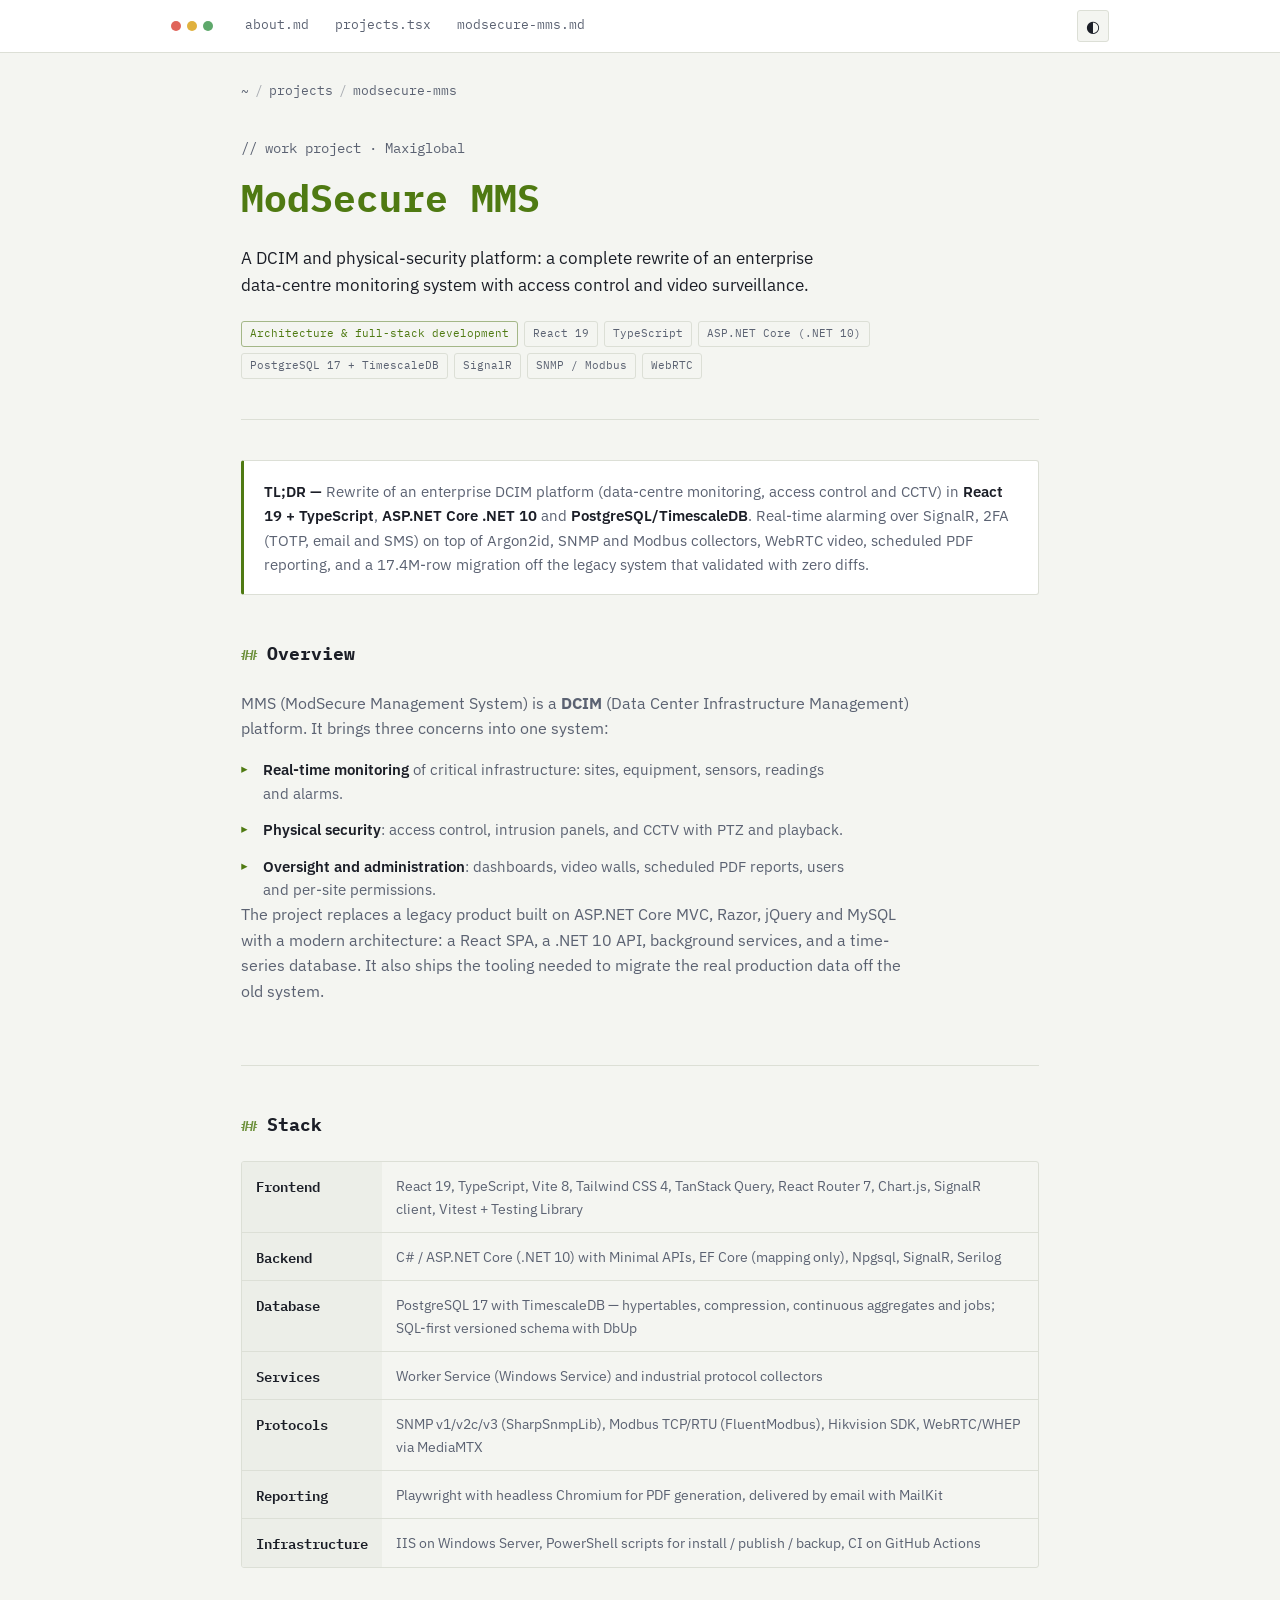
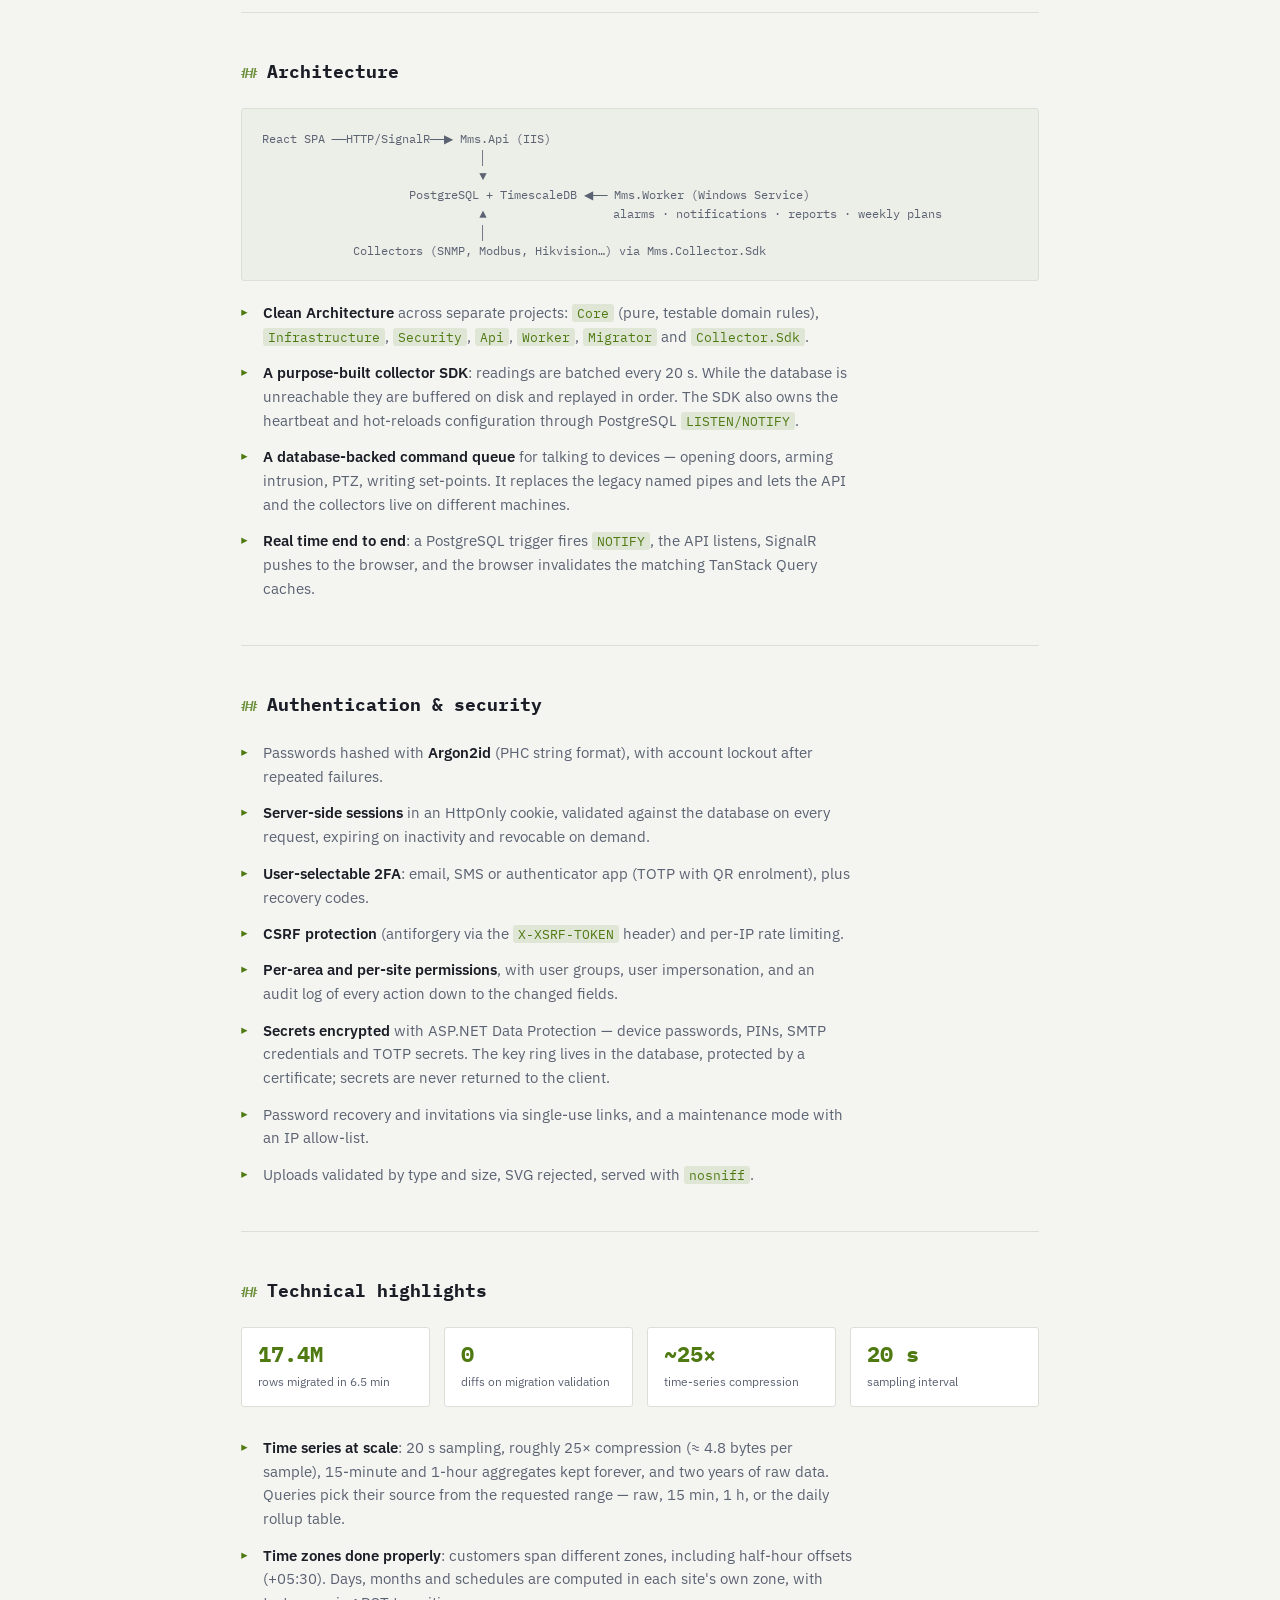
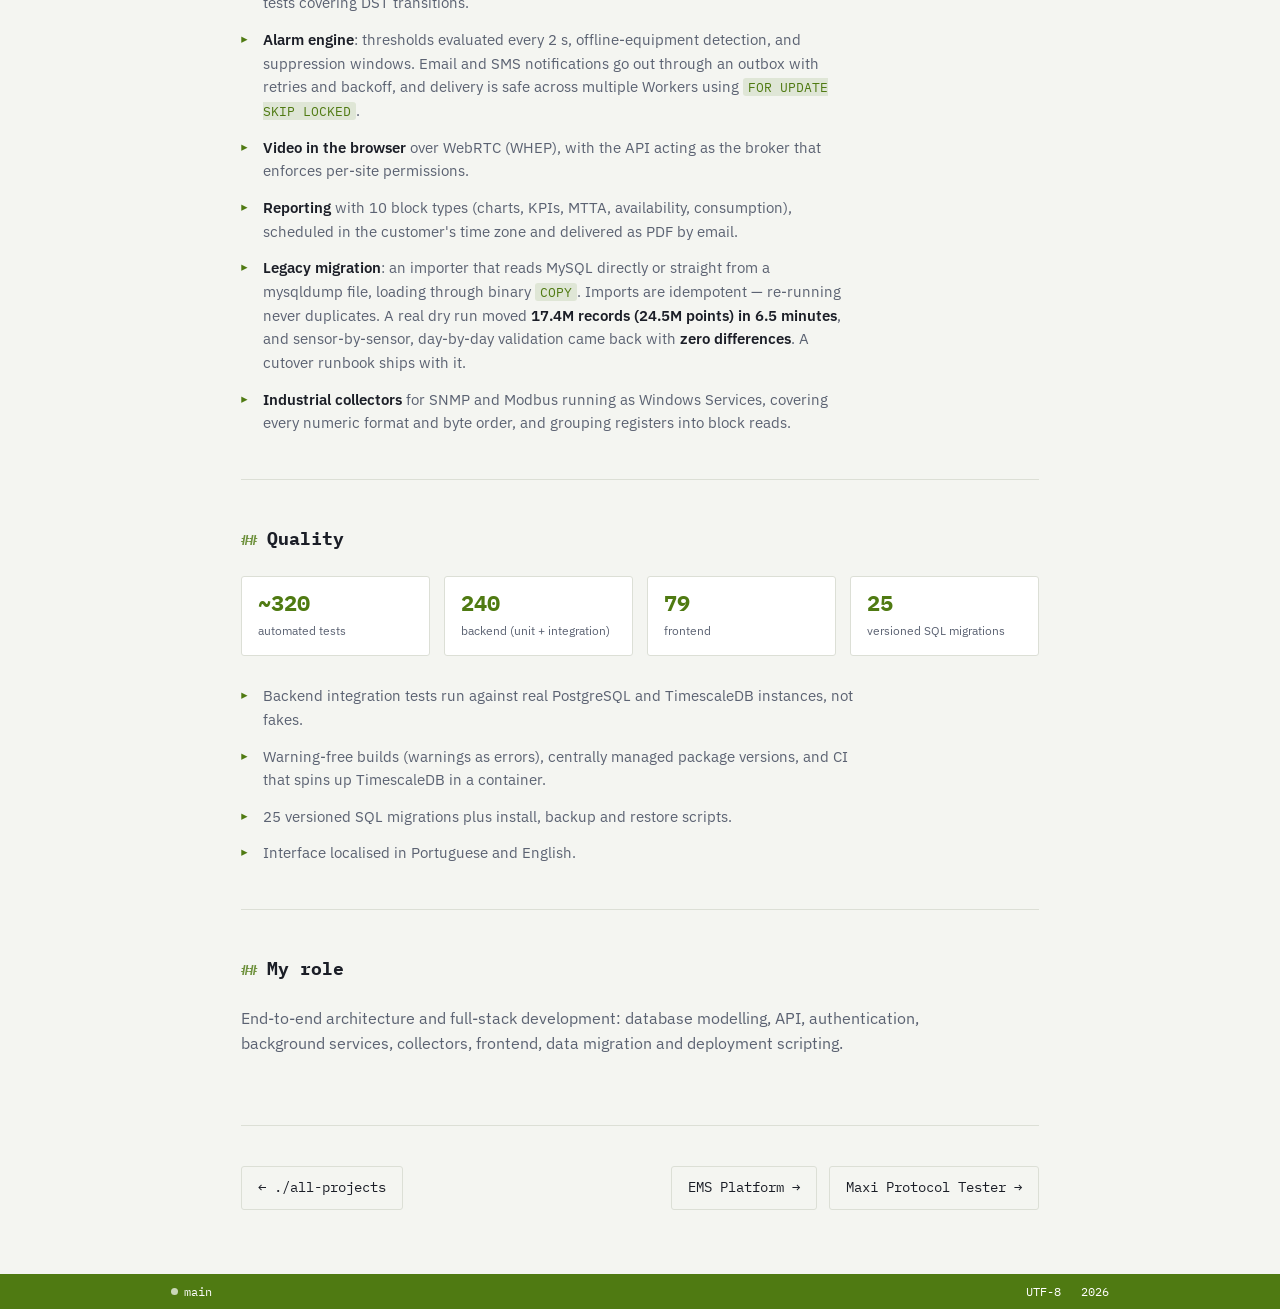
<file: projects/modsecure-mms.html>
<!DOCTYPE html>
<html lang="en">
<head>
<meta charset="UTF-8">
<meta name="viewport" content="width=device-width, initial-scale=1.0">
<title>ModSecure MMS — Daniel Teixeira</title>
<meta name="description" content="Case study: full rewrite of an enterprise DCIM and physical-security platform in React 19, ASP.NET Core .NET 10 and PostgreSQL/TimescaleDB, including a 17.4M-row zero-diff data migration.">
<link rel="stylesheet" href="../css/style.css">
<link rel="preconnect" href="https://fonts.googleapis.com">
<link rel="preconnect" href="https://fonts.gstatic.com" crossorigin>
<link href="https://fonts.googleapis.com/css2?family=IBM+Plex+Mono:wght@400;500;600;700&family=IBM+Plex+Sans:wght@400;500;600&display=swap" rel="stylesheet">
</head>
<body>

<header class="topbar">
  <div class="topbar-inner">
    <div class="window-dots" aria-hidden="true"><span></span><span></span><span></span></div>
    <nav class="tabs">
      <a href="../index.html#top" class="tab">about.md</a>
      <a href="../index.html#projects" class="tab">projects.tsx</a>
      <a href="modsecure-mms.html" class="tab" aria-current="page">modsecure-mms.md</a>
    </nav>
    <button class="theme-toggle" id="themeToggle" aria-label="Toggle theme" aria-pressed="false">
      <span class="theme-icon" aria-hidden="true">◐</span>
    </button>
  </div>
</header>

<main class="case">

  <p class="breadcrumb">
    <a href="../index.html">~</a><span class="sep">/</span><a href="../index.html#projects">projects</a><span class="sep">/</span>modsecure-mms
  </p>

  <header class="case-header">
    <p class="case-kicker">// work project &middot; Maxiglobal</p>
    <h1 class="case-title">ModSecure MMS</h1>
    <p class="case-lede">
      A DCIM and physical-security platform: a complete rewrite of an enterprise
      data-centre monitoring system with access control and video surveillance.
    </p>
    <ul class="case-meta">
      <li class="is-role">Architecture &amp; full-stack development</li>
      <li>React 19</li>
      <li>TypeScript</li>
      <li>ASP.NET Core (.NET 10)</li>
      <li>PostgreSQL 17 + TimescaleDB</li>
      <li>SignalR</li>
      <li>SNMP / Modbus</li>
      <li>WebRTC</li>
    </ul>
  </header>

  <div class="tldr">
    <p>
      <strong>TL;DR —</strong> Rewrite of an enterprise DCIM platform (data-centre
      monitoring, access control and CCTV) in <strong>React 19 + TypeScript</strong>,
      <strong>ASP.NET Core .NET 10</strong> and <strong>PostgreSQL/TimescaleDB</strong>.
      Real-time alarming over SignalR, 2FA (TOTP, email and SMS) on top of Argon2id,
      SNMP and Modbus collectors, WebRTC video, scheduled PDF reporting, and a
      17.4M-row migration off the legacy system that validated with zero diffs.
    </p>
  </div>

  <section class="case-section">
    <h2>Overview</h2>
    <p>
      MMS (ModSecure Management System) is a <strong>DCIM</strong> (Data Center
      Infrastructure Management) platform. It brings three concerns into one system:
    </p>
    <ul class="bullets">
      <li><strong>Real-time monitoring</strong> of critical infrastructure: sites, equipment, sensors, readings and alarms.</li>
      <li><strong>Physical security</strong>: access control, intrusion panels, and CCTV with PTZ and playback.</li>
      <li><strong>Oversight and administration</strong>: dashboards, video walls, scheduled PDF reports, users and per-site permissions.</li>
    </ul>
    <p>
      The project replaces a legacy product built on ASP.NET Core MVC, Razor, jQuery
      and MySQL with a modern architecture: a React SPA, a .NET 10 API, background
      services, and a time-series database. It also ships the tooling needed to
      migrate the real production data off the old system.
    </p>
  </section>

  <section class="case-section">
    <h2>Stack</h2>
    <table class="stack-table">
      <tbody>
        <tr>
          <th scope="row">Frontend</th>
          <td>React 19, TypeScript, Vite 8, Tailwind CSS 4, TanStack Query, React Router 7, Chart.js, SignalR client, Vitest + Testing Library</td>
        </tr>
        <tr>
          <th scope="row">Backend</th>
          <td>C# / ASP.NET Core (.NET 10) with Minimal APIs, EF Core (mapping only), Npgsql, SignalR, Serilog</td>
        </tr>
        <tr>
          <th scope="row">Database</th>
          <td>PostgreSQL 17 with TimescaleDB — hypertables, compression, continuous aggregates and jobs; SQL-first versioned schema with DbUp</td>
        </tr>
        <tr>
          <th scope="row">Services</th>
          <td>Worker Service (Windows Service) and industrial protocol collectors</td>
        </tr>
        <tr>
          <th scope="row">Protocols</th>
          <td>SNMP v1/v2c/v3 (SharpSnmpLib), Modbus TCP/RTU (FluentModbus), Hikvision SDK, WebRTC/WHEP via MediaMTX</td>
        </tr>
        <tr>
          <th scope="row">Reporting</th>
          <td>Playwright with headless Chromium for PDF generation, delivered by email with MailKit</td>
        </tr>
        <tr>
          <th scope="row">Infrastructure</th>
          <td>IIS on Windows Server, PowerShell scripts for install / publish / backup, CI on GitHub Actions</td>
        </tr>
      </tbody>
    </table>
  </section>

  <section class="case-section">
    <h2>Architecture</h2>
    <pre class="diagram">React SPA ──HTTP/SignalR──▶ Mms.Api (IIS)
                               │
                               ▼
                     PostgreSQL + TimescaleDB ◀── Mms.Worker (Windows Service)
                               ▲                  alarms · notifications · reports · weekly plans
                               │
             Collectors (SNMP, Modbus, Hikvision…) via Mms.Collector.Sdk</pre>
    <ul class="bullets">
      <li>
        <strong>Clean Architecture</strong> across separate projects: <code>Core</code>
        (pure, testable domain rules), <code>Infrastructure</code>, <code>Security</code>,
        <code>Api</code>, <code>Worker</code>, <code>Migrator</code> and <code>Collector.Sdk</code>.
      </li>
      <li>
        <strong>A purpose-built collector SDK</strong>: readings are batched every 20 s.
        While the database is unreachable they are buffered on disk and replayed in order.
        The SDK also owns the heartbeat and hot-reloads configuration through PostgreSQL
        <code>LISTEN/NOTIFY</code>.
      </li>
      <li>
        <strong>A database-backed command queue</strong> for talking to devices — opening
        doors, arming intrusion, PTZ, writing set-points. It replaces the legacy named
        pipes and lets the API and the collectors live on different machines.
      </li>
      <li>
        <strong>Real time end to end</strong>: a PostgreSQL trigger fires <code>NOTIFY</code>,
        the API listens, SignalR pushes to the browser, and the browser invalidates the
        matching TanStack Query caches.
      </li>
    </ul>
  </section>

  <section class="case-section">
    <h2>Authentication &amp; security</h2>
    <ul class="bullets">
      <li>Passwords hashed with <strong>Argon2id</strong> (PHC string format), with account lockout after repeated failures.</li>
      <li><strong>Server-side sessions</strong> in an HttpOnly cookie, validated against the database on every request, expiring on inactivity and revocable on demand.</li>
      <li><strong>User-selectable 2FA</strong>: email, SMS or authenticator app (TOTP with QR enrolment), plus recovery codes.</li>
      <li><strong>CSRF protection</strong> (antiforgery via the <code>X-XSRF-TOKEN</code> header) and per-IP rate limiting.</li>
      <li><strong>Per-area and per-site permissions</strong>, with user groups, user impersonation, and an audit log of every action down to the changed fields.</li>
      <li><strong>Secrets encrypted</strong> with ASP.NET Data Protection — device passwords, PINs, SMTP credentials and TOTP secrets. The key ring lives in the database, protected by a certificate; secrets are never returned to the client.</li>
      <li>Password recovery and invitations via single-use links, and a maintenance mode with an IP allow-list.</li>
      <li>Uploads validated by type and size, SVG rejected, served with <code>nosniff</code>.</li>
    </ul>
  </section>

  <section class="case-section">
    <h2>Technical highlights</h2>
    <div class="metrics">
      <div class="metric"><span class="metric-value">17.4M</span><span class="metric-label">rows migrated in 6.5 min</span></div>
      <div class="metric"><span class="metric-value">0</span><span class="metric-label">diffs on migration validation</span></div>
      <div class="metric"><span class="metric-value">~25×</span><span class="metric-label">time-series compression</span></div>
      <div class="metric"><span class="metric-value">20 s</span><span class="metric-label">sampling interval</span></div>
    </div>
    <ul class="bullets">
      <li>
        <strong>Time series at scale</strong>: 20 s sampling, roughly 25× compression
        (≈ 4.8 bytes per sample), 15-minute and 1-hour aggregates kept forever, and two
        years of raw data. Queries pick their source from the requested range — raw,
        15 min, 1 h, or the daily rollup table.
      </li>
      <li>
        <strong>Time zones done properly</strong>: customers span different zones,
        including half-hour offsets (+05:30). Days, months and schedules are computed in
        each site's own zone, with tests covering DST transitions.
      </li>
      <li>
        <strong>Alarm engine</strong>: thresholds evaluated every 2 s, offline-equipment
        detection, and suppression windows. Email and SMS notifications go out through an
        outbox with retries and backoff, and delivery is safe across multiple Workers
        using <code>FOR UPDATE SKIP LOCKED</code>.
      </li>
      <li>
        <strong>Video in the browser</strong> over WebRTC (WHEP), with the API acting as
        the broker that enforces per-site permissions.
      </li>
      <li>
        <strong>Reporting</strong> with 10 block types (charts, KPIs, MTTA, availability,
        consumption), scheduled in the customer's time zone and delivered as PDF by email.
      </li>
      <li>
        <strong>Legacy migration</strong>: an importer that reads MySQL directly or
        straight from a mysqldump file, loading through binary <code>COPY</code>. Imports
        are idempotent — re-running never duplicates. A real dry run moved
        <strong>17.4M records (24.5M points) in 6.5 minutes</strong>, and sensor-by-sensor,
        day-by-day validation came back with <strong>zero differences</strong>. A cutover
        runbook ships with it.
      </li>
      <li>
        <strong>Industrial collectors</strong> for SNMP and Modbus running as Windows
        Services, covering every numeric format and byte order, and grouping registers
        into block reads.
      </li>
    </ul>
  </section>

  <section class="case-section">
    <h2>Quality</h2>
    <div class="metrics">
      <div class="metric"><span class="metric-value">~320</span><span class="metric-label">automated tests</span></div>
      <div class="metric"><span class="metric-value">240</span><span class="metric-label">backend (unit + integration)</span></div>
      <div class="metric"><span class="metric-value">79</span><span class="metric-label">frontend</span></div>
      <div class="metric"><span class="metric-value">25</span><span class="metric-label">versioned SQL migrations</span></div>
    </div>
    <ul class="bullets">
      <li>Backend integration tests run against real PostgreSQL and TimescaleDB instances, not fakes.</li>
      <li>Warning-free builds (warnings as errors), centrally managed package versions, and CI that spins up TimescaleDB in a container.</li>
      <li>25 versioned SQL migrations plus install, backup and restore scripts.</li>
      <li>Interface localised in Portuguese and English.</li>
    </ul>
  </section>

  <section class="case-section">
    <h2>My role</h2>
    <p>
      End-to-end architecture and full-stack development: database modelling, API,
      authentication, background services, collectors, frontend, data migration and
      deployment scripting.
    </p>
  </section>

  <nav class="case-nav">
    <a href="../index.html#projects" class="btn btn-ghost">&larr; ./all-projects</a>
    <span class="case-nav-links">
      <a href="ems-platform.html" class="btn btn-ghost">EMS Platform &rarr;</a>
      <a href="maxi-protocol-tester.html" class="btn btn-ghost">Maxi Protocol Tester &rarr;</a>
    </span>
  </nav>

</main>

<footer class="statusbar">
  <div class="statusbar-inner">
    <span class="branch"><span class="branch-dot" aria-hidden="true"></span>main</span>
    <span class="statusbar-spacer"></span>
    <span>UTF-8</span>
    <span id="year"></span>
  </div>
</footer>

<script src="../js/script.js"></script>
</body>
</html>
</file>
<file: css/style.css>
/* ---------- tokens ---------- */
:root {
  --bg: #f4f5f1;
  --bg-elevated: #ffffff;
  --bg-sunken: #eceee8;
  --text: #1b1e27;
  --text-dim: #5b6272;
  --border: #dcdfd6;
  --accent: #4f7a12;
  --accent-2: #4f7a12;
  --accent-contrast: #ffffff;

  --font-mono: 'IBM Plex Mono', ui-monospace, 'SF Mono', Consolas, monospace;
  --font-sans: 'IBM Plex Sans', system-ui, -apple-system, 'Segoe UI', sans-serif;

  --radius: 3px;
  --gutter: max(16px, 4vw);
}

@media (prefers-color-scheme: dark) {
  :root:not([data-theme="light"]) {
    --bg: #10131a;
    --bg-elevated: #171b24;
    --bg-sunken: #0b0d12;
    --text: #e7e4da;
    --text-dim: #8b93a7;
    --border: #262b38;
    --accent: #c3e88d;
    --accent-2: #c3e88d;
    --accent-contrast: #10131a;
  }
}

:root[data-theme="dark"] {
  --bg: #10131a;
  --bg-elevated: #171b24;
  --bg-sunken: #0b0d12;
  --text: #e7e4da;
  --text-dim: #8b93a7;
  --border: #262b38;
  --accent: #c3e88d;
  --accent-2: #c3e88d;
  --accent-contrast: #10131a;
}

/* ---------- base ---------- */
* { box-sizing: border-box; }

html { scroll-behavior: smooth; }
@media (prefers-reduced-motion: reduce) {
  html { scroll-behavior: auto; }
  * { animation-duration: 0.001ms !important; animation-iteration-count: 1 !important; transition-duration: 0.001ms !important; }
}

body {
  margin: 0;
  background: var(--bg);
  color: var(--text);
  font-family: var(--font-sans);
  line-height: 1.6;
  -webkit-font-smoothing: antialiased;
}

h1, h2, h3 { font-family: var(--font-mono); text-wrap: balance; margin: 0; }

p { margin: 0 0 1em; max-width: 65ch; }

a { color: inherit; }

ul { margin: 0; padding: 0; list-style: none; }

.dim { color: var(--text-dim); }
.accent { color: var(--accent); }

::selection { background: var(--accent); color: var(--accent-contrast); }

/* ---------- topbar ---------- */
.topbar {
  position: sticky;
  top: 0;
  z-index: 10;
  background: var(--bg-elevated);
  border-bottom: 1px solid var(--border);
}

.topbar-inner {
  max-width: 1040px;
  margin: 0 auto;
  padding: 0 var(--gutter);
  display: flex;
  align-items: center;
  gap: 20px;
  height: 52px;
}

.window-dots { display: flex; gap: 6px; flex: 0 0 auto; }
.window-dots span {
  width: 10px; height: 10px; border-radius: 50%;
  background: var(--border);
}
.window-dots span:nth-child(1) { background: #e0645a; }
.window-dots span:nth-child(2) { background: #e0b13e; }
.window-dots span:nth-child(3) { background: #5ea86b; }

.tabs {
  display: flex;
  gap: 2px;
  overflow-x: auto;
  flex: 1 1 auto;
  scrollbar-width: none;
}
.tabs::-webkit-scrollbar { display: none; }

.tab {
  font-family: var(--font-mono);
  font-size: 0.8rem;
  white-space: nowrap;
  text-decoration: none;
  color: var(--text-dim);
  padding: 8px 12px;
  border-bottom: 2px solid transparent;
  transition: color 0.15s, border-color 0.15s;
}
.tab:hover, .tab:focus-visible { color: var(--text); border-color: var(--accent-2); }

.theme-toggle {
  flex: 0 0 auto;
  width: 32px; height: 32px;
  border-radius: var(--radius);
  border: 1px solid var(--border);
  background: var(--bg);
  color: var(--text);
  cursor: pointer;
  font-size: 1rem;
  display: grid;
  place-items: center;
}
.theme-toggle:hover { border-color: var(--accent-2); }

.palette-trigger {
  flex: 0 0 auto;
  height: 32px;
  padding: 0 10px;
  border-radius: var(--radius);
  border: 1px solid var(--border);
  background: var(--bg);
  color: var(--text-dim);
  cursor: pointer;
  font-family: var(--font-mono);
  font-size: 0.75rem;
  display: flex;
  align-items: center;
  gap: 7px;
  transition: color 0.15s, border-color 0.15s;
}
.palette-trigger:hover { color: var(--text); border-color: var(--accent-2); }
.palette-trigger .kbd {
  color: var(--text-dim);
  border: 1px solid var(--border);
  border-radius: 2px;
  padding: 0 4px;
  font-size: 0.68rem;
}
.theme-toggle:focus-visible, a:focus-visible, .btn:focus-visible {
  outline: 2px solid var(--accent-2);
  outline-offset: 2px;
}

/* ---------- hero ---------- */
.hero { border-bottom: 1px solid var(--border); }

.hero-inner {
  max-width: 1040px;
  margin: 0 auto;
  padding: 64px var(--gutter) 72px;
  display: grid;
  grid-template-columns: auto 1fr;
  gap: 24px;
}

.hero-gutter {
  display: flex;
  flex-direction: column;
  gap: 0.6em;
  font-family: var(--font-mono);
  font-size: 0.8rem;
  color: var(--text-dim);
  opacity: 0.5;
  padding-top: 0.3em;
  user-select: none;
}

.hero-comment {
  font-family: var(--font-mono);
  color: var(--text-dim);
  font-size: 0.85rem;
  margin: 0 0 0.9em;
}

.hero-name {
  font-size: clamp(1.8rem, 5vw, 3rem);
  font-weight: 700;
  color: var(--accent);
  margin-bottom: 0.4em;
}

.hero-role {
  font-family: var(--font-mono);
  font-size: clamp(1.1rem, 2.4vw, 1.4rem);
  margin: 0 0 0.9em;
}

.cursor {
  display: inline-block;
  width: 0.55em;
  height: 1em;
  background: var(--accent-2);
  margin-left: 0.15em;
  vertical-align: text-bottom;
  animation: blink 1s steps(1) infinite;
}
@keyframes blink { 0%, 49% { opacity: 1; } 50%, 100% { opacity: 0; } }

.hero-text { color: var(--text-dim); font-size: 1rem; }

.hero-actions { display: flex; flex-wrap: wrap; gap: 12px; margin-top: 1.4em; }

.btn {
  font-family: var(--font-mono);
  font-size: 0.85rem;
  text-decoration: none;
  padding: 10px 16px;
  border-radius: var(--radius);
  border: 1px solid transparent;
  display: inline-block;
  transition: transform 0.15s, background 0.15s, border-color 0.15s;
}
.btn:hover { transform: translateY(-1px); }

.btn-primary { background: var(--accent); color: var(--accent-contrast); }
.btn-primary:hover { filter: brightness(1.05); }

.btn-ghost { border-color: var(--border); color: var(--text); }
.btn-ghost:hover { border-color: var(--accent-2); }

/* ---------- sections ---------- */
.section {
  max-width: 1040px;
  margin: 0 auto;
  padding: 64px var(--gutter);
  border-bottom: 1px solid var(--border);
}

.section-tag {
  font-family: var(--font-mono);
  color: var(--text-dim);
  font-size: 0.85rem;
  margin: 0 0 0.5em;
}

.section-title {
  font-size: clamp(1.4rem, 3vw, 1.9rem);
  margin-bottom: 1.4em;
}

/* about */
.about-grid {
  display: grid;
  grid-template-columns: 1.3fr 1fr;
  gap: 32px;
  align-items: start;
}

.card-chrome {
  display: flex;
  align-items: center;
  gap: 6px;
  padding: 8px 12px;
  border-bottom: 1px solid var(--border);
  background: var(--bg-sunken);
}
.card-chrome span:not(.filename) {
  width: 8px; height: 8px; border-radius: 50%;
  background: var(--border);
}
.card-chrome .filename {
  margin-left: 8px;
  font-family: var(--font-mono);
  font-size: 0.75rem;
  color: var(--text-dim);
}

.about-card, .terminal-block, .marquee-block {
  background: var(--bg-elevated);
  border: 1px solid var(--border);
  border-radius: var(--radius);
  overflow: hidden;
}

/* tech marquee */
.marquee-block { margin-top: 32px; }

.marquee {
  overflow: hidden;
  padding: 22px 0;
  -webkit-mask-image: linear-gradient(90deg, transparent, #000 6%, #000 94%, transparent);
  mask-image: linear-gradient(90deg, transparent, #000 6%, #000 94%, transparent);
}

.marquee-track {
  display: flex;
  width: max-content;
  animation: marquee 42s linear infinite;
}

.marquee:hover .marquee-track { animation-play-state: paused; }

.marquee-set { display: flex; }

.marquee-item {
  display: flex;
  align-items: center;
  gap: 10px;
  margin-right: 40px;
  flex: 0 0 auto;
}

.icon-chip {
  width: 34px;
  height: 34px;
  border-radius: 50%;
  background: #ffffff;
  box-shadow: inset 0 0 0 1px rgba(0, 0, 0, 0.08);
  display: flex;
  align-items: center;
  justify-content: center;
  flex: 0 0 auto;
}

.icon-chip img { width: 20px; height: 20px; object-fit: contain; display: block; }

.marquee-label {
  font-family: var(--font-mono);
  font-size: 0.8rem;
  color: var(--text-dim);
  white-space: nowrap;
}

@keyframes marquee {
  from { transform: translateX(0); }
  to { transform: translateX(-50%); }
}

.about-card-body, .terminal-body {
  font-family: var(--font-mono);
  font-size: 0.85rem;
  padding: 16px;
  margin: 0;
  color: var(--text-dim);
  white-space: pre-wrap;
}

.section-intro {
  color: var(--text-dim);
  font-size: 0.95rem;
  margin-top: -0.8em;
  margin-bottom: 2.2em;
}

/* projects */
.projects-subheading {
  font-family: var(--font-mono);
  font-size: 0.8rem;
  font-weight: 600;
  color: var(--accent-2);
  margin: 0 0 1em;
}

.projects-grid + .projects-subheading {
  margin-top: 2.2em;
}

.projects-grid {
  display: grid;
  grid-template-columns: repeat(auto-fill, minmax(240px, 1fr));
  gap: 20px;
}

.project-card {
  background: var(--bg-elevated);
  border: 1px solid var(--border);
  border-radius: var(--radius);
  padding: 16px;
  display: flex;
  flex-direction: column;
  gap: 10px;
  transition: border-color 0.15s, transform 0.15s;
}
.project-card:hover { border-color: var(--accent-2); transform: translateY(-2px); }

.project-card-top {
  display: flex;
  align-items: center;
  justify-content: space-between;
  gap: 8px;
}

.file-ext {
  font-family: var(--font-mono);
  font-size: 0.75rem;
  color: var(--accent-2);
  background: color-mix(in srgb, var(--accent-2) 14%, transparent);
  padding: 2px 6px;
  border-radius: var(--radius);
}

.project-private {
  font-family: var(--font-mono);
  font-size: 0.7rem;
  color: var(--text-dim);
  opacity: 0.7;
}

.project-links { display: flex; gap: 10px; }
.project-links a {
  font-family: var(--font-mono);
  font-size: 0.75rem;
  color: var(--text-dim);
  text-decoration: none;
}
.project-links a:hover { color: var(--accent-2); }

.project-card h3 {
  font-family: var(--font-mono);
  font-size: 1rem;
  font-weight: 600;
}

.project-card p { font-size: 0.9rem; color: var(--text-dim); margin: 0; }
.project-card p code {
  font-family: var(--font-mono);
  font-size: 0.85em;
  color: var(--accent-2);
  background: color-mix(in srgb, var(--accent-2) 12%, transparent);
  padding: 1px 5px;
  border-radius: var(--radius);
}

.tags { display: flex; flex-wrap: wrap; gap: 6px; margin-top: auto; }
.tags li {
  font-family: var(--font-mono);
  font-size: 0.7rem;
  color: var(--text-dim);
  border: 1px solid var(--border);
  padding: 2px 8px;
  border-radius: var(--radius);
  transition: color 0.15s, border-color 0.15s, background 0.15s, box-shadow 0.15s, transform 0.15s;
}
.tags li:hover {
  color: var(--accent-2);
  border-color: var(--accent-2);
  background: color-mix(in srgb, var(--accent-2) 14%, transparent);
  box-shadow: 0 0 10px color-mix(in srgb, var(--accent-2) 35%, transparent);
  transform: translateY(-1px);
}

/* skills */
.skills-grid {
  display: grid;
  grid-template-columns: repeat(auto-fit, minmax(180px, 1fr));
  gap: 28px;
}

.skills-group h3 {
  font-size: 0.85rem;
  color: var(--accent-2);
  margin-bottom: 0.8em;
  font-weight: 600;
}

.skills-group li {
  font-size: 0.9rem;
  padding: 4px 0;
  display: flex;
  gap: 8px;
}

.prompt { color: var(--accent); font-family: var(--font-mono); }

/* contact */
.contact-text { color: var(--text-dim); }

.terminal-body p { margin: 0 0 0.5em; }
.terminal-body a { color: var(--accent-2); text-decoration: none; }
.terminal-body a:hover { text-decoration: underline; }

.copy-btn {
  font-family: var(--font-mono);
  font-size: 0.7rem;
  color: var(--text-dim);
  background: transparent;
  border: 1px solid var(--border);
  border-radius: var(--radius);
  padding: 1px 7px;
  margin-left: 10px;
  cursor: pointer;
  vertical-align: middle;
  transition: color 0.15s, border-color 0.15s;
}
.copy-btn:hover { color: var(--accent-2); border-color: var(--accent-2); }

/* ---------- statusbar ---------- */
.statusbar {
  background: var(--accent);
  color: var(--accent-contrast);
}

.statusbar-inner {
  max-width: 1040px;
  margin: 0 auto;
  padding: 8px var(--gutter);
  display: flex;
  align-items: center;
  gap: 20px;
  font-family: var(--font-mono);
  font-size: 0.75rem;
  font-variant-numeric: tabular-nums;
}

.branch { display: flex; align-items: center; gap: 6px; }
.branch-dot { width: 7px; height: 7px; border-radius: 50%; background: var(--accent-contrast); opacity: 0.7; }

.statusbar-spacer { flex: 1; }

/* ---------- scroll reveal ---------- */
.reveal {
  opacity: 0;
  transform: translateY(16px);
  transition: opacity 0.5s ease, transform 0.5s ease;
}
.reveal.is-visible {
  opacity: 1;
  transform: none;
}

/* ---------- command palette ---------- */
.palette-backdrop {
  position: fixed;
  inset: 0;
  background: rgba(0, 0, 0, 0.55);
  display: flex;
  justify-content: center;
  padding: 12vh 16px 0;
  z-index: 200;
}
.palette-backdrop[hidden] { display: none; }

.palette {
  width: min(560px, 100%);
  height: fit-content;
  background: var(--bg-elevated);
  border: 1px solid var(--border);
  border-radius: var(--radius);
  overflow: hidden;
  box-shadow: 0 24px 60px rgba(0, 0, 0, 0.35);
}

.palette-input-row {
  display: flex;
  align-items: center;
  gap: 10px;
  padding: 12px 16px;
  border-bottom: 1px solid var(--border);
}
.palette-input-row .prompt { color: var(--accent); }

.palette-input {
  flex: 1;
  min-width: 0;
  border: none;
  background: transparent;
  color: var(--text);
  font-family: var(--font-mono);
  font-size: 0.95rem;
  outline: none;
}
.palette-input::placeholder { color: var(--text-dim); }

.palette-list {
  max-height: min(360px, 50vh);
  overflow-y: auto;
  padding: 6px;
}

.palette-item {
  display: flex;
  align-items: center;
  gap: 10px;
  padding: 9px 10px;
  border-radius: var(--radius);
  font-family: var(--font-mono);
  font-size: 0.85rem;
  color: var(--text-dim);
  cursor: pointer;
}
.palette-item .prompt { color: var(--text-dim); flex: 0 0 auto; }
.palette-item.is-active {
  background: color-mix(in srgb, var(--accent) 16%, transparent);
  color: var(--text);
}
.palette-item.is-active .prompt { color: var(--accent); }

.palette-label { flex: 1; }
.palette-hint { color: var(--text-dim); font-size: 0.72rem; white-space: nowrap; }
.palette-empty {
  font-family: var(--font-mono);
  font-size: 0.8rem;
  color: var(--text-dim);
  padding: 14px 10px;
}

/* ---------- toast ---------- */
.toast {
  position: fixed;
  left: 50%;
  bottom: 28px;
  transform: translate(-50%, 12px);
  background: var(--bg-elevated);
  color: var(--text);
  border: 1px solid var(--border);
  border-radius: var(--radius);
  padding: 9px 16px;
  font-family: var(--font-mono);
  font-size: 0.8rem;
  opacity: 0;
  pointer-events: none;
  transition: opacity 0.2s ease, transform 0.2s ease;
  z-index: 300;
  box-shadow: 0 10px 30px rgba(0, 0, 0, 0.25);
}
.toast.is-visible { opacity: 1; transform: translate(-50%, 0); }

/* ---------- responsive ---------- */
@media (max-width: 640px) {
  .hero-inner { grid-template-columns: 1fr; }
  .hero-gutter { flex-direction: row; }
  .about-grid { grid-template-columns: 1fr; }
}

/* ---------- case studies ---------- */
.case {
  max-width: 900px;
  margin: 0 auto;
  padding: 0 var(--gutter);
}

.breadcrumb {
  font-family: var(--font-mono);
  font-size: 0.8rem;
  color: var(--text-dim);
  padding: 28px 0 0;
}
.breadcrumb a { color: var(--text-dim); text-decoration: none; }
.breadcrumb a:hover { color: var(--accent-2); }
.breadcrumb .sep { opacity: 0.5; margin: 0 6px; }

.case-header { padding: 24px 0 40px; border-bottom: 1px solid var(--border); }

.case-kicker {
  font-family: var(--font-mono);
  font-size: 0.85rem;
  color: var(--text-dim);
  margin: 0 0 0.6em;
}

.case-title {
  font-size: clamp(1.6rem, 4vw, 2.4rem);
  color: var(--accent);
  margin-bottom: 0.4em;
}

.case-lede {
  font-size: 1.05rem;
  color: var(--text);
  max-width: 60ch;
}

.case-meta { display: flex; flex-wrap: wrap; gap: 6px; margin-top: 1.4em; }
.case-meta li {
  font-family: var(--font-mono);
  font-size: 0.7rem;
  color: var(--text-dim);
  border: 1px solid var(--border);
  padding: 3px 8px;
  border-radius: var(--radius);
}
.case-meta li.is-role {
  color: var(--accent-2);
  border-color: color-mix(in srgb, var(--accent-2) 40%, var(--border));
}

.tldr {
  background: var(--bg-elevated);
  border: 1px solid var(--border);
  border-left: 3px solid var(--accent);
  border-radius: var(--radius);
  padding: 18px 20px;
  margin: 40px 0 0;
}
.tldr p { margin: 0; font-size: 0.95rem; color: var(--text-dim); max-width: none; }
.tldr strong { color: var(--text); font-weight: 600; }

.case-section { padding: 44px 0; border-bottom: 1px solid var(--border); }
.case-section:last-of-type { border-bottom: 0; }

.case-section h2 {
  font-size: 1.15rem;
  margin-bottom: 1.2em;
  display: flex;
  align-items: baseline;
  gap: 10px;
}
.case-section h2::before {
  content: "##";
  color: var(--accent-2);
  font-size: 0.85rem;
  opacity: 0.8;
}

.case-section h3 {
  font-size: 0.9rem;
  color: var(--accent-2);
  margin: 2em 0 0.9em;
  font-weight: 600;
}

.case-section p { color: var(--text-dim); max-width: 68ch; }

/* stack table */
.stack-table {
  width: 100%;
  border-collapse: collapse;
  font-size: 0.9rem;
  display: block;
  overflow-x: auto;
}
.stack-table tbody { display: table; width: 100%; }
.stack-table th, .stack-table td {
  text-align: left;
  vertical-align: top;
  padding: 12px 14px;
  border-bottom: 1px solid var(--border);
}
.stack-table th {
  font-family: var(--font-mono);
  font-weight: 600;
  color: var(--text);
  white-space: nowrap;
  width: 1%;
  background: var(--bg-sunken);
}
.stack-table td { color: var(--text-dim); }
.stack-table tr:last-child th, .stack-table tr:last-child td { border-bottom: 0; }
.stack-table { border: 1px solid var(--border); border-radius: var(--radius); }

/* data tables (with header row) */
.table-scroll {
  overflow-x: auto;
  border: 1px solid var(--border);
  border-radius: var(--radius);
  margin: 0 0 1.6em;
}
.data-table {
  width: 100%;
  border-collapse: collapse;
  font-size: 0.88rem;
  min-width: 460px;
}
.data-table th, .data-table td {
  text-align: left;
  vertical-align: top;
  padding: 10px 14px;
  border-bottom: 1px solid var(--border);
}
.data-table thead th {
  font-family: var(--font-mono);
  font-size: 0.76rem;
  font-weight: 600;
  color: var(--accent-2);
  background: var(--bg-sunken);
  white-space: nowrap;
}
.data-table td { color: var(--text-dim); }
.data-table tbody td:first-child {
  font-family: var(--font-mono);
  color: var(--text);
  white-space: nowrap;
}
.data-table tbody tr:last-child td { border-bottom: 0; }

/* ascii diagram */
.diagram {
  font-family: var(--font-mono);
  font-size: 0.78rem;
  line-height: 1.5;
  background: var(--bg-sunken);
  border: 1px solid var(--border);
  border-radius: var(--radius);
  padding: 20px;
  margin: 0 0 1.6em;
  overflow-x: auto;
  color: var(--text-dim);
}

/* metric tiles */
.metrics {
  display: grid;
  grid-template-columns: repeat(auto-fit, minmax(150px, 1fr));
  gap: 14px;
  margin: 0 0 1.8em;
}
.metric {
  background: var(--bg-elevated);
  border: 1px solid var(--border);
  border-radius: var(--radius);
  padding: 14px 16px;
}
.metric-value {
  font-family: var(--font-mono);
  font-size: 1.35rem;
  font-weight: 700;
  color: var(--accent);
  line-height: 1.2;
  display: block;
}
.metric-label {
  font-size: 0.78rem;
  color: var(--text-dim);
  display: block;
  margin-top: 4px;
}

/* bullet lists */
.bullets li {
  position: relative;
  padding: 0 0 0 22px;
  margin-bottom: 0.85em;
  color: var(--text-dim);
  font-size: 0.93rem;
  max-width: 68ch;
}
.bullets li::before {
  content: "▸";
  position: absolute;
  left: 0;
  top: 0;
  color: var(--accent-2);
  font-size: 0.85em;
}
.bullets li strong { color: var(--text); font-weight: 600; }
.bullets li:last-child { margin-bottom: 0; }

.case-section code, .tldr code, .case-lede code {
  font-family: var(--font-mono);
  font-size: 0.85em;
  color: var(--accent-2);
  background: color-mix(in srgb, var(--accent-2) 12%, transparent);
  padding: 1px 5px;
  border-radius: var(--radius);
}

/* footer nav between case studies */
.case-nav {
  display: flex;
  flex-wrap: wrap;
  gap: 12px;
  justify-content: space-between;
  align-items: center;
  padding: 40px 0 64px;
  border-top: 1px solid var(--border);
  margin-top: 8px;
}
.case-nav-links { display: flex; flex-wrap: wrap; gap: 12px; }

/* project card link on index */
.project-more {
  font-family: var(--font-mono);
  font-size: 0.78rem;
  color: var(--accent-2);
  text-decoration: none;
  margin-top: 2px;
}
.project-more:hover { text-decoration: underline; }
.project-card .tags { margin-top: 0; }
.project-card--linked { position: relative; }
.project-card--linked:focus-within { border-color: var(--accent-2); }
.project-more::after { content: ""; position: absolute; inset: 0; }

@media (max-width: 640px) {
  .stack-table th { white-space: normal; }
  .stack-table th, .stack-table td { display: block; width: auto; }
  .stack-table th { border-bottom: 0; }
}
</file>
